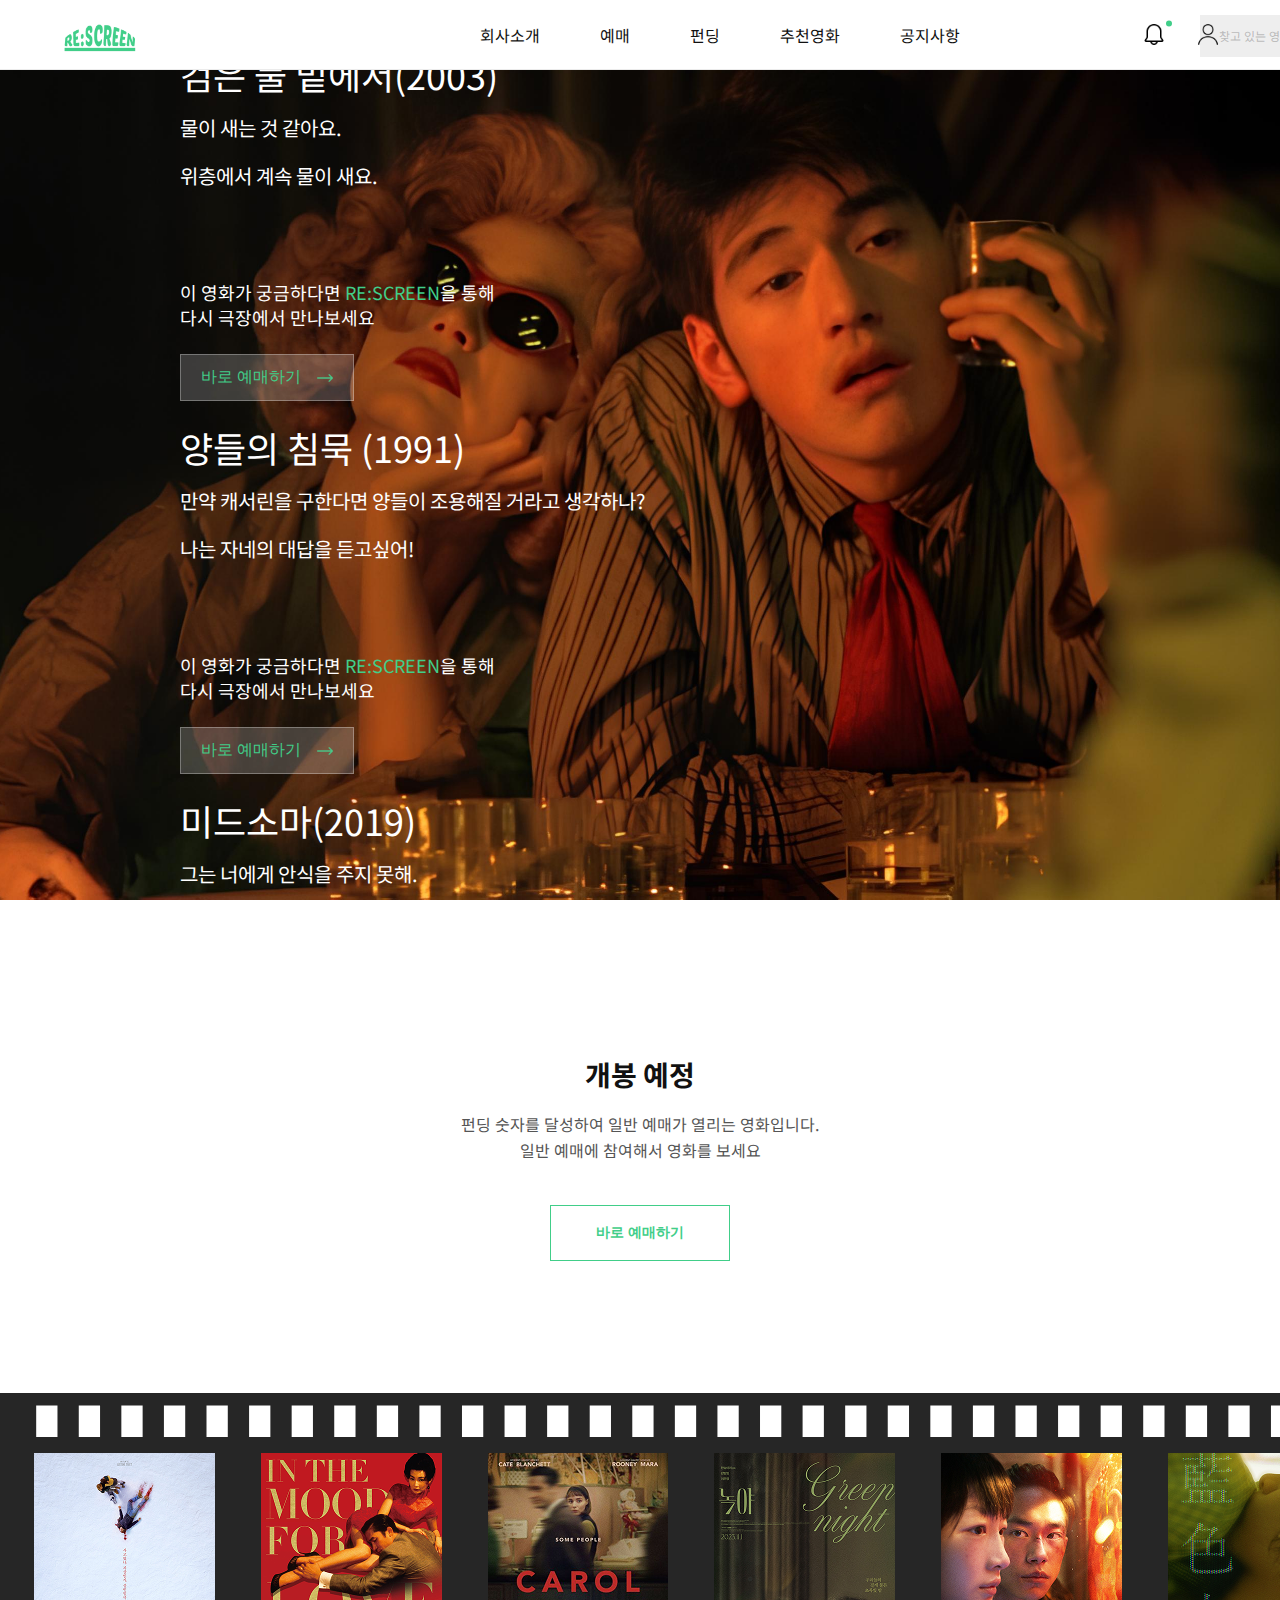
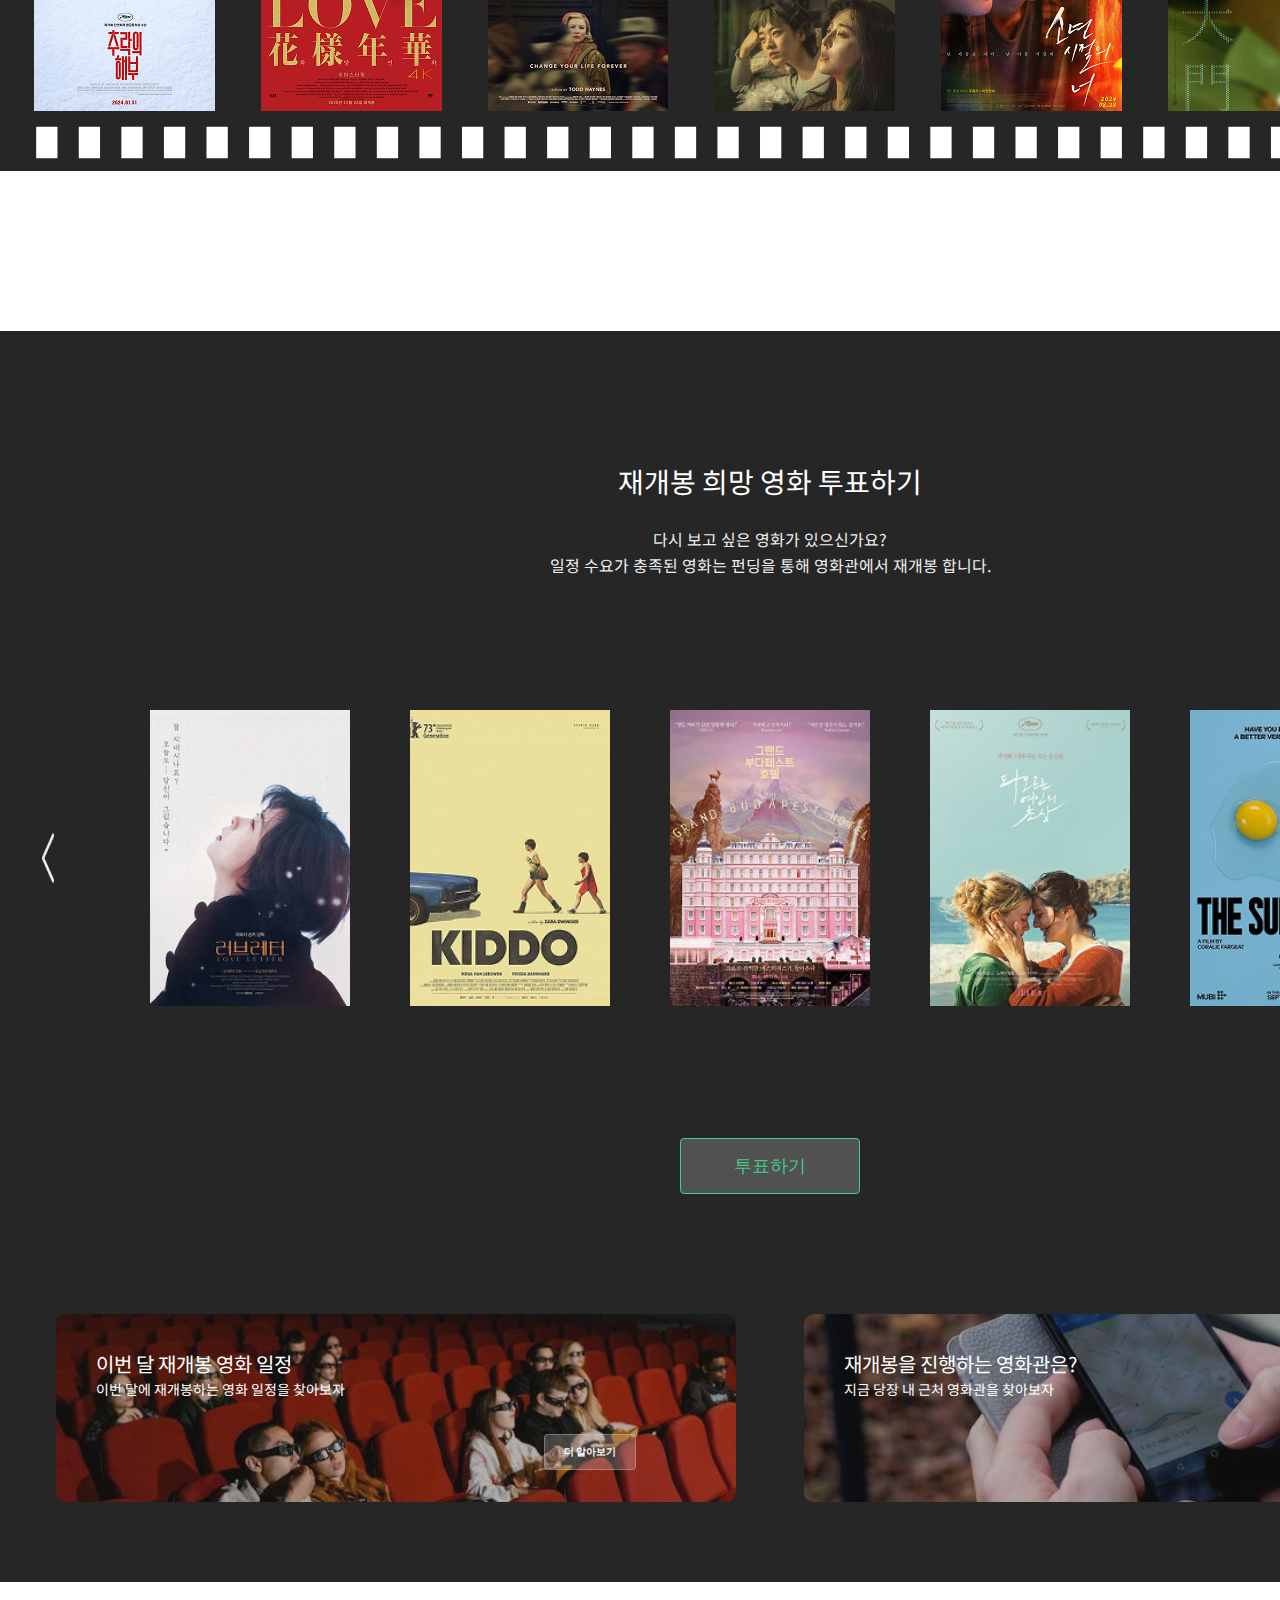
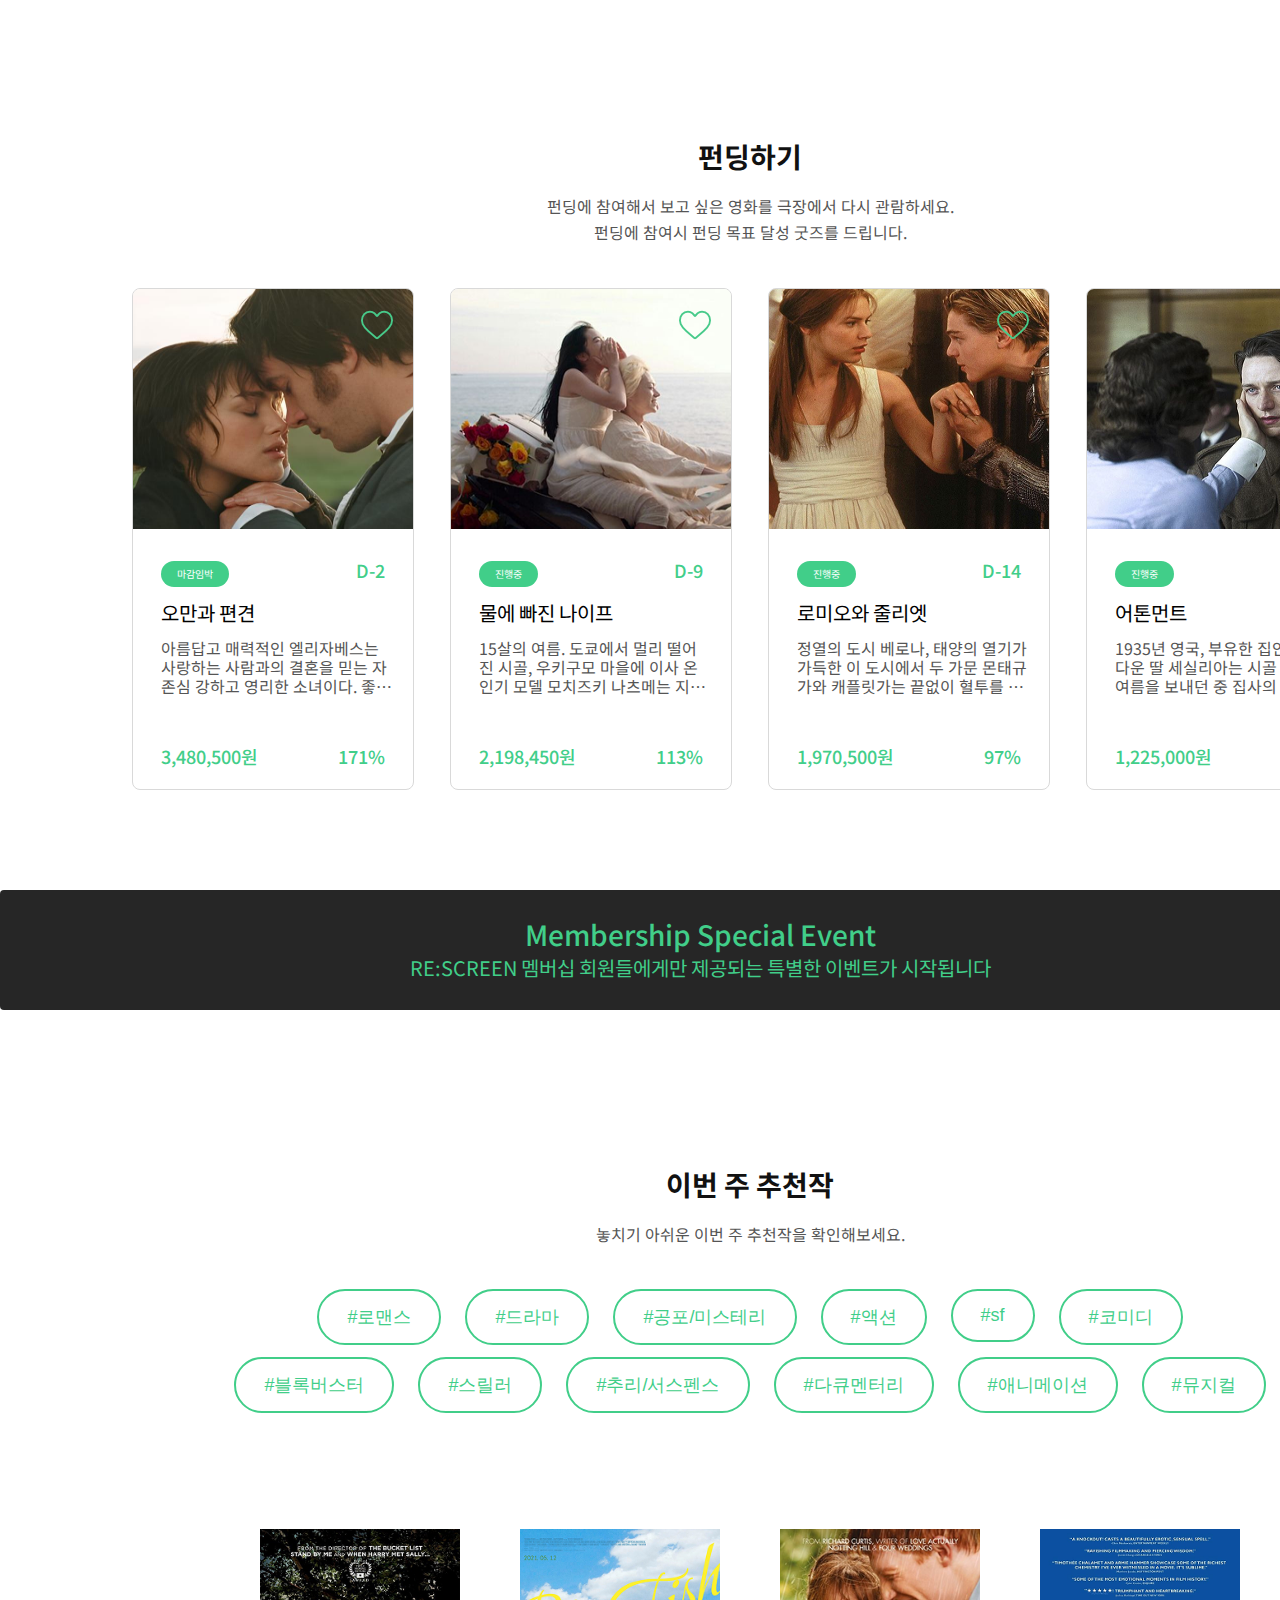
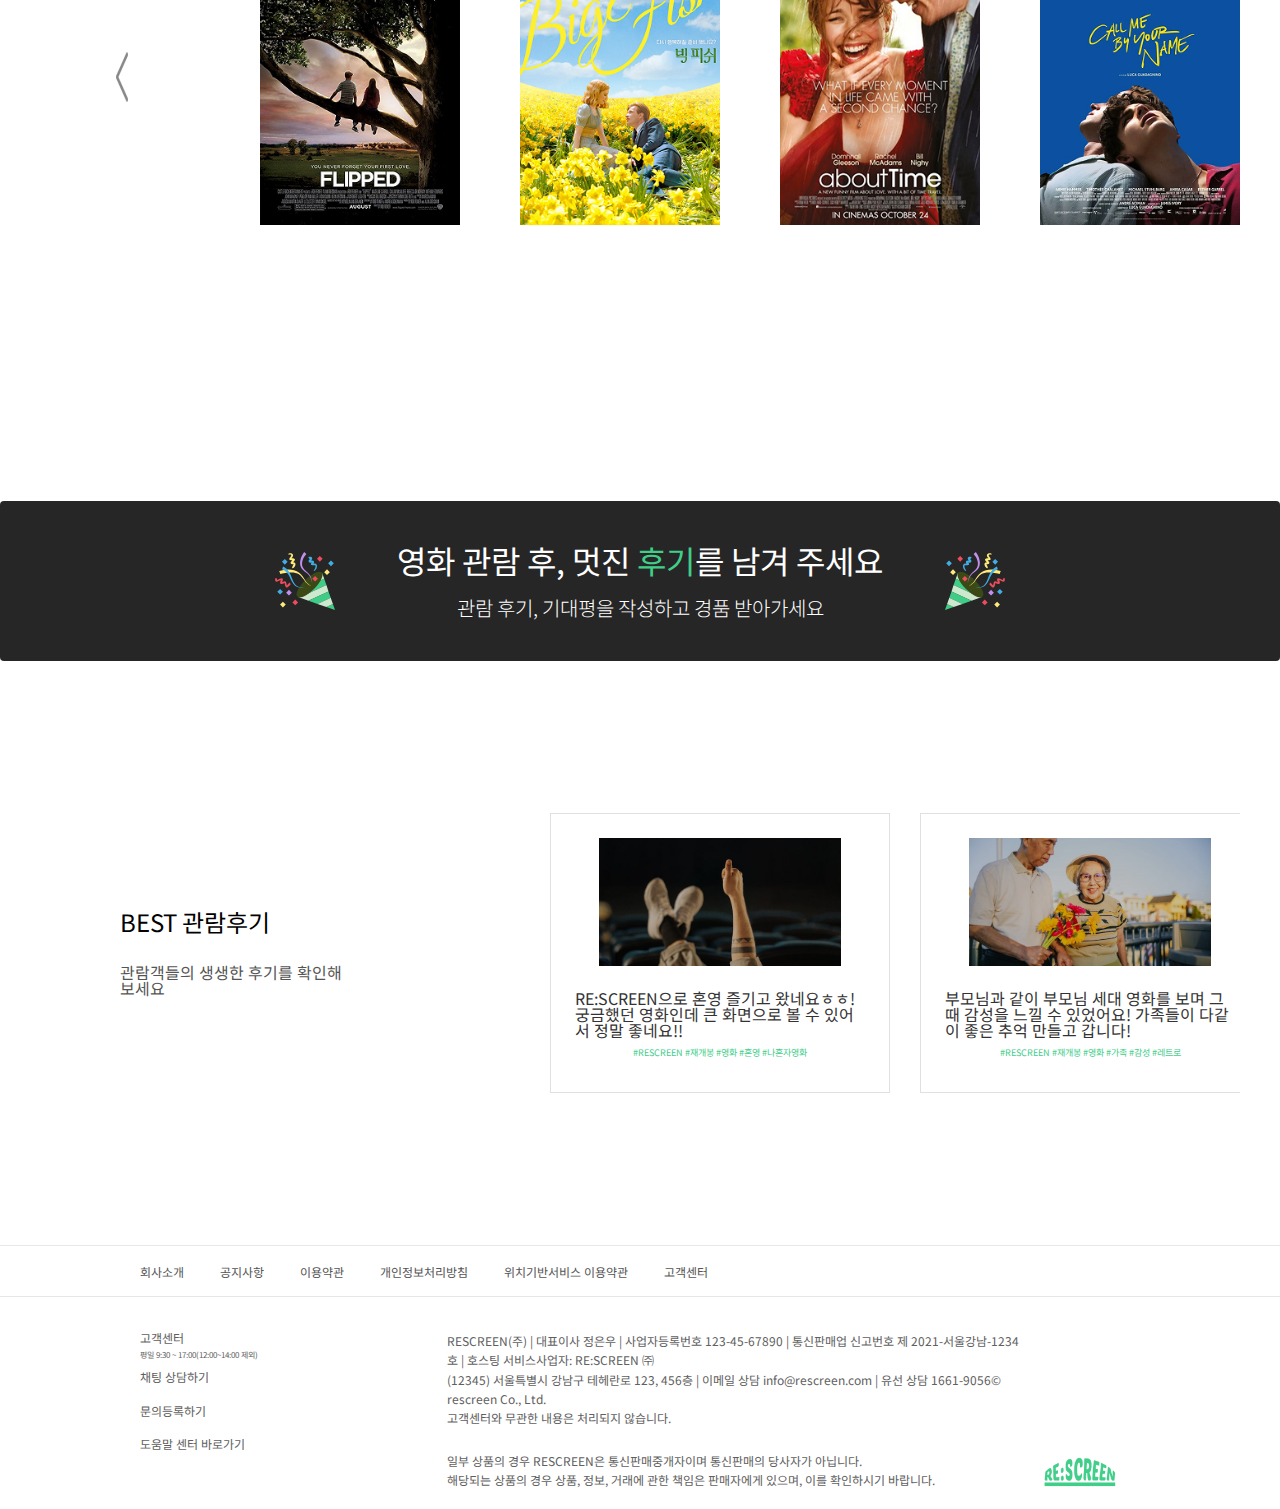
<file: index.html>
<!DOCTYPE html>
<html lang="en">
  <head>
    <meta charset="UTF-8" />
    <meta name="viewport" content="width=device-width, initial-scale=1.0" />
    <title>RE:SCREEN</title>
    <!-- 파비콘 -->
    <link
      rel="icon"
      type="image/png"
      sizes="16x16"
      href="/img/favicon-16x16.png"
    />
    <meta name="msapplication-TileColor" content="#ffffff" />
    <meta name="theme-color" content="#ffffff" />
    <link rel="stylesheet" href="./css/layout.css" />
    <script src="./js/index.js"></script>
  </head>
  <body>
    <div class="wrapper">
      <header>
        <div class="con">
          <!-- 로고 -->
          <h1>
            <a href="/"><img src="./img/header/logo.png" alt="logo" /></a>
          </h1>
          <!-- GNB -->
          <nav id="gnb">
            <ul>
              <li>
                <a href="./introduce.html">회사소개</a>
              </li>
              <li>
                <a href="#">예매</a>
                <!-- 2차 메뉴 -->
                <div class="submenu_wrap">
                  <ul class="submenu">
                    <li><a href="./sub/book/movie.html">영화</a></li>
                    <li><a href="#">예매하기</a></li>
                    <li><a href="#">상영시간표</a></li>
                  </ul>
                </div>
              </li>
              <li>
                <a href="./funding.html">펀딩</a>
              </li>
              <li>
                <a href="#">추천영화</a>
                <!-- 2차 메뉴 -->
                <div class="submenu_wrap">
                  <ul class="submenu">
                    <li><a href="#">투표하기</a></li>
                    <li><a href="#">금주 추천 영화</a></li>
                  </ul>
                </div>
              </li>
              <li>
                <a href="#">공지사항</a>
                <!-- 2차 메뉴 -->
                <div class="submenu_wrap">
                  <ul class="submenu">
                    <li><a href="#">공지사항</a></li>
                    <li><a href="#">이벤트</a></li>
                    <li><a href="#">멤버쉽</a></li>
                  </ul>
                </div>
              </li>
            </ul>
          </nav>
          <!-- search bar -->
          <div class="search_bar">
            <h5>찾고 있는 영화가 있나요?</h5>
            <div class="search_img">
              <img
                src="./img/header/icons/search-interface-symbol.png"
                alt="서치바"
              />
            </div>
          </div>
          <!-- icon -->
          <div class="icons">
            <div class="bell-wrap">
              <button type="button">
                <img
                  src="./img/header/icons/bell.png"
                  alt="bell"
                  class="bell"
                />
                <span class="notification-dot"></span>
              </button>
              <div class="bell-submenu">
                <button class="close-btn">×</button>
                <ul>
                  <li>
                    <a href="#">회원 전용 쿠폰이 발급됐습니다</a>
                    <p>
                      지금 당장 마이페이지를 방문해서<br />
                      쿠폰을 확인해보세요!
                    </p>
                  </li>
                  <li>
                    <a href="#">회원 전용 쿠폰이 발급됐습니다</a>
                    <p>
                      지금 당장 마이페이지를 방문해서<br />
                      쿠폰을 확인해보세요!
                    </p>
                  </li>
                  <li>
                    <a href="#">회원 전용 쿠폰이 발급됐습니다</a>
                    <p>
                      지금 당장 마이페이지를 방문해서<br />
                      쿠폰을 확인해보세요!
                    </p>
                  </li>
                </ul>
              </div>
            </div>
            <button type="button">
              <a href="./login.html">
                <img src="./img/header/icons/login.png" alt="login" />
              </a>
            </button>
          </div>
        </div>
      </header>
      <main>
        <section class="main-visual">
          <div class="background-image"></div>
          <div class="main-content">
            <div class="all-text01">
              <div class="main-text01">
                <h2>중경삼림 (1997)</h2>
                <p>
                  언제부터 시작된 건지 모르지만,어느 물건이든 기한이 있다.<br />
                  내 사랑의 유통기한은 끝이 난 것일까?
                </p>
              </div>
              <div class="main-text02">
                <p>
                  이 영화가 궁금하다면 <span>RE:SCREEN</span>을 통해<br />다시
                  극장에서 만나보세요
                </p>

                <a href="#">
                  <button class="cta-btn">
                    <h4>바로 예매하기</h4>
                    <div class="arrow_box">
                      <img
                        src="./img/mainvisual/right-arrow.png"
                        alt="right-arrow"
                      />
                    </div>
                  </button>
                </a>
              </div>
            </div>
            <div class="all-text02">
              <div class="main-text01">
                <h2>검은 물 밑에서(2003)</h2>
                <p>
                  물이 새는 것 같아요.<br />
                  위층에서 계속 물이 새요.
                </p>
              </div>
              <div class="main-text02">
                <p>
                  이 영화가 궁금하다면 <span>RE:SCREEN</span>을 통해<br />다시
                  극장에서 만나보세요
                </p>

                <a href="#">
                  <button class="cta-btn">
                    <h4>바로 예매하기</h4>
                    <div class="arrow_box">
                      <img
                        src="./img/mainvisual/right-arrow.png"
                        alt="right-arrow"
                      />
                    </div>
                  </button>
                </a>
              </div>
            </div>
            <div class="all-text03">
              <div class="main-text01">
                <h2>양들의 침묵 (1991)</h2>
                <p>
                  만약 캐서린을 구한다면 양들이 조용해질 거라고 생각하나?<br />
                  나는 자네의 대답을 듣고싶어!
                </p>
              </div>
              <div class="main-text02">
                <p>
                  이 영화가 궁금하다면 <span>RE:SCREEN</span>을 통해<br />다시
                  극장에서 만나보세요
                </p>

                <a href="#">
                  <button class="cta-btn">
                    <h4>바로 예매하기</h4>
                    <div class="arrow_box">
                      <img
                        src="./img/mainvisual/right-arrow.png"
                        alt="right-arrow"
                      />
                    </div>
                  </button>
                </a>
              </div>
            </div>
            <div class="all-text04">
              <div class="main-text01">
                <h2>미드소마(2019)</h2>
                <p>
                  그는 너에게 안식을 주지 못해.<br />
                  하지만 여기선 누구나 가족이야.
                </p>
              </div>
              <div class="main-text02">
                <p>
                  이 영화가 궁금하다면 <span>RE:SCREEN</span>을 통해<br />다시
                  극장에서 만나보세요
                </p>

                <a href="#">
                  <button class="cta-btn">
                    <h4>바로 예매하기</h4>
                    <div class="arrow_box">
                      <img
                        src="./img/mainvisual/right-arrow.png"
                        alt="right-arrow"
                      />
                    </div>
                  </button>
                </a>
              </div>
            </div>
            <div class="thumbnails">
              <img
                src="./img/mainvisual/thumb1.jpg"
                alt="썸네일1"
                class="thumb1"
              />
              <img
                src="./img/mainvisual/thumb2.png"
                alt="썸네일2"
                class="thumb2"
              />
              <img
                src="./img/mainvisual/thumb3.png"
                alt="썸네일3"
                class="thumb3"
              />
              <img
                src="./img/mainvisual/thumb4.png"
                alt="썸네일4"
                class="thumb4"
              />
            </div>
          </div>
        </section>
        <section class="upcoming-section">
          <div class="text-wrap">
            <h2>개봉 예정</h2>
            <p>
              펀딩 숫자를 달성하여 일반 예매가 열리는 영화입니다. <br />일반
              예매에 참여해서 영화를 보세요
            </p>
            <a href="#">
              <button class="book-btn">바로 예매하기</button>
            </a>
          </div>
          <div class="filmroll">
            <div class="filmroll_track">
              <div class="filmframe">
                <img src="./img/main/sec1/films/image 54.png" alt="" />
                <div class="overlay">
                  <div class="overlay-top">
                    <img src="./img/main/sec1/age/image 100.png" alt="15세" />
                    <h4>추락의 해부</h4>
                  </div>
                  <div class="overlay-center">
                    <h5>감독: 쥐스틴 트리에</h5>
                    <h5>
                      출연진: 산드라 휠 스완 아르다우스, 밀로 마차도 그라너
                    </h5>
                    <h5>장르: 드라마, 스릴러</h5>
                  </div>
                  <div class="overlay-bottom">
                    <p>
                      남편의 추락사로 한순간에 유력한 용의자로 지목된 유명 작가
                      '산드라' 유일한 목격자는 시각장애가 있는 아들과 안내견뿐.
                      단순한 사고였을까? 아니면 우발적 자살 혹은 의도된 살인?
                    </p>
                  </div>
                </div>
              </div>
              <div class="filmframe">
                <img src="./img/main/sec1/films/image 46.png" alt="" />
                <div class="overlay">
                  <div class="overlay-top">
                    <img src="./img/main/sec1/age/image 100.png" alt="15세" />
                    <h4>화양연화</h4>
                  </div>
                  <div class="overlay-center">
                    <h5>감독: 왕가위</h5>
                    <h5>출연진: 장만옥, 왕가위</h5>
                    <h5>장르: 드라마, 멜로/로맨스</h5>
                  </div>
                  <div class="overlay-bottom">
                    <p>
                      화양연화花樣年華 가장 아름답고 찬란했던 시절 같은 날 같은
                      아파트로 이사 온 ‘첸 부인’과 ‘차우’. 이사 첫날부터 자주
                      마주치던 두 사람은 비밀스러운 만남을 이어가고 감정이
                      깊어지지 않기 위해 노력하지만, 서로에게 점점 빠져들기
                      시작한다.
                    </p>
                  </div>
                </div>
              </div>
              <div class="filmframe">
                <img src="./img/main/sec1/films/image 80.png" alt="" />
                <div class="overlay">
                  <div class="overlay-top">
                    <img src="./img/main/sec1/age/image 31.png" alt="15세" />
                    <h4>캐롤</h4>
                  </div>
                  <div class="overlay-center">
                    <h5>감독: 토드 헤인즈</h5>
                    <h5>
                      출연진: 케이트 블란쳇, 루니 마라, 카일챈들러, 제이크
                      레이시, 사라 폴슨
                    </h5>
                    <h5>장르: 드라마</h5>
                  </div>
                  <div class="overlay-bottom">
                    <p>
                      당신의 마지막, 나의 처음.. 모든 걸 내던질 수 있는 사랑
                      1950년대 뉴욕, 테레즈와 캐롤은 처음 만난 순간부터 거부할
                      수 없는 강한 끌림을 느낀다. 각자의 상황을 잊을 만큼 통제할
                      수 없이 서로에게 빠져드는 감정의 혼란 속에서
                    </p>
                  </div>
                </div>
              </div>
              <div class="filmframe">
                <img src="./img/main/sec1/films/image 56.png" alt="" />
                <div class="overlay">
                  <div class="overlay-top">
                    <img src="./img/main/sec1/age/image 100.png" alt="15세" />
                    <h4>녹야</h4>
                  </div>
                  <div class="overlay-center">
                    <h5>감독: 한슈아이</h5>
                    <h5>출연진: 판빙빙, 이주영</h5>
                    <h5>장르: 드라마</h5>
                  </div>
                  <div class="overlay-bottom">
                    <p>
                      이방인 ‘진샤는 낯선 타지에서 쳇바퀴 같은 삶을 살아가던 중,
                      그녀 앞에 자신과 달리 자유로워 보이는 ‘초록머리 여자’가
                      나타난다. 운명처럼 이끌리게 된 ‘진샤’와 ‘초록머리 여자’는
                      이내 돌이킬 수 없는 사건에 휘말리게 되고, 두 사람은
                      예측하기 어려운 긴 밤을 마주하는데…
                    </p>
                  </div>
                </div>
              </div>
              <div class="filmframe">
                <img src="./img/main/sec1/films/image 64.png" alt="" />
                <div class="overlay">
                  <div class="overlay-top">
                    <img src="./img/main/sec1/age/image 100.png" alt="15세" />
                    <h4>소년시절의 너</h4>
                  </div>
                  <div class="overlay-center">
                    <h5>감독: 증국상</h5>
                    <h5>출연진: 주동우, 이양천새</h5>
                    <h5>장르: 범죄, 드라마, 멜로/로맨스, 가족</h5>
                  </div>
                  <div class="overlay-bottom">
                    <p>
                      기댈 곳 없이 세상에 내몰린 우등생 소녀 ‘첸니엔’과 양아치
                      소년 ‘베이’는 비슷한 상처와 외로움에 끌려 서로에게
                      의지한다. 수능을 하루 앞둔 날, ‘첸니엔’의 삶을 뒤바꿔버릴
                      거대한 사건에 휘말리게 된다. ‘베이’는 그녀의 그림자가 되어
                      모든 것을 해결하기로 마음 먹는데…
                    </p>
                  </div>
                </div>
              </div>
              <div class="filmframe">
                <img src="./img/main/sec1/films/image 55.png" alt="" />
                <div class="overlay">
                  <div class="overlay-top">
                    <img src="./img/main/sec1/age/image 43.png" alt="15세" />
                    <h4>남색대문</h4>
                  </div>
                  <div class="overlay-center">
                    <h5>감독: 이치엔</h5>
                    <h5>출연진: 계륜미, 진백림, 양우림</h5>
                    <h5>장르: 드라마, 스릴러</h5>
                  </div>
                  <div class="overlay-bottom">
                    <p>
                      단짝 친구 ‘위에전’에게 사랑을 느끼는 ‘커로우’ 같은 학교
                      남학생 ‘시하오’를 짝사랑하는 ‘위에전’ 그리고 ‘커로우’의
                      비밀을 알지만 사랑을 멈출 수 없는 ‘시하오’ “이 여름이
                      지나고 나면, 내 마음이 선명해질까?”
                    </p>
                  </div>
                </div>
              </div>
              <div class="filmframe">
                <img src="./img/main/sec1/films/image 59.png" alt="" />
                <div class="overlay">
                  <div class="overlay-top">
                    <img src="./img/main/sec1/age/image 43.png" alt="15세" />
                    <h4>청춘적니</h4>
                  </div>
                  <div class="overlay-center">
                    <h5>샤 모</h5>
                    <h5>출연진: 굴초소, 장정의</h5>
                    <h5>장르: 멜로/로맨스, 드라마</h5>
                  </div>
                  <div class="overlay-bottom">
                    <p>
                      17살, 빈 교실에서 우연히 마주친 '링이야오'에게 첫눈에 반한
                      '뤼친양'. 그의 순수한 고백에 '링이야오' 역시 호감을 느끼며
                      두 사람은 사랑을 쌓아 나가기 시작한다. 하지만 사랑이
                      전부일거라고 생각했던 10대와 달리 20대에 들어선 두 사람은
                      점차 현실적인 문제들로 지쳐가고, 마침내 두 사람이 사랑한
                      지 10년이 되는 날, '뤼친양'은 '링이야오'를 위해 운명적인
                      선택의 기로에 서게 되는데... "내 청춘 속 누구보다 빛났던
                      너, 세상 끝에서 다시 함께하게 될 거야"
                    </p>
                  </div>
                </div>
              </div>
              <div class="filmframe">
                <img src="./img/main/sec1/films/image 63.png" alt="" />
                <div class="overlay">
                  <div class="overlay-top">
                    <img src="./img/main/sec1/age/image 100.png" alt="15세" />
                    <h4>나를 찾아줘</h4>
                  </div>
                  <div class="overlay-center">
                    <h5>감독: 데이빗 핀처</h5>
                    <h5>출연진: 벤 애플렉, 로자먼드 파이크</h5>
                    <h5>장르: 드라마, 스릴러</h5>
                  </div>
                  <div class="overlay-bottom">
                    <p>
                      모두가 부러워하는 삶을 살아가는 완벽한 커플 닉&에이미.
                      결혼 5주년 기념일 아침, 에이미가 흔적도 없이 실종된다.
                      유명인사인 아내가 사라지자, 세상은 그녀의 실종사건으로
                      떠들썩해진다. 한편 경찰은, 에이미가 결혼기념일 선물로
                      숨겨뒀던 편지와 함께 곳곳에서 드러나는 단서들로 남편 닉을
                      유력한 용의자로 지목한다. 미디어들이 살인 용의자 닉의
                      일거수일투족을 보도하기 시작하고, 시간이 갈수록 세상의
                      관심이 그에게 더욱 집중된다. 과연 닉은 아내를 죽였을까?
                      진실은 무엇일까?
                    </p>
                  </div>
                </div>
              </div>
              <div class="filmframe">
                <img src="./img/main/sec1/films/image 61.png" alt="" />
                <div class="overlay">
                  <div class="overlay-top">
                    <img src="./img/main/sec1/age/image 43.png" alt="15세" />
                    <h4>장화, 홍련</h4>
                  </div>
                  <div class="overlay-center">
                    <h5>감독: 김지운</h5>
                    <h5>출연진: 임수정, 염정아, 문근영, 김갑수</h5>
                    <h5>장르: 공포, 스릴러</h5>
                  </div>
                  <div class="overlay-bottom">
                    <p>
                      인적이 드문 시골, 이름 모를 들꽃들이 소담하게 피어 있는
                      신작로 끝에 일본식 목재 가옥이 홀로 서 있다. 낮이면 피아노
                      소리가 들려 올 듯 아름다운 그 집은 그러나,어둠이 내리면
                      귀기 서린 음산함을 뿜기 시작한다. 예사롭지 않은 기운이
                      서려 있는 이 집에서 어른도 아이도 아닌 아름다운 두자매.
                      수미.수연이, 아름답지만 신경이 예민한 새엄마와 함께 살게
                      된 그날. 그 가족의 괴담이 시작된다. 수연.수미 자매가
                      서울에서 오랜 요양을 마치고 돌아 오던 날. 새엄마 은주는
                      눈에 띄게 아이들을 반기지만, 자매는 그녀를 꺼리는 기색이
                      역력하다. 함께 살게 된 첫날부터 집안에는 이상한 기운이
                      감돌고 가족들은 환영을 보거나 악몽에 시달린다. 수미는 죽은
                      엄마를 대신해 아버지 무현과 동생 수연을 손수 챙기려 들고,
                      생모를 똑 닮은 수연은 늘 겁에 질려 있다. 신경이 예민한
                      은주는 그런 두 자매와 번번히 다투게 되고, 아버지 무현은
                      그들의 불화를 그저 관망만 한다. 은주는 정서불안 증세를
                      보이며 집안을 공포 분위기로 몰아가고, 동생을 지키기 위해
                      안간힘을 쓰는 수미가 이에 맞서는 가운데, 집안 곳곳에서
                      괴이한 일들이 잇달아 벌어지기 시작하는 데.
                    </p>
                  </div>
                </div>
              </div>

              <!-- 루프를 위해 한 번 더 복제 -->
              <div class="filmframe">
                <img src="./img/main/sec1/films/image 54.png" alt="" />
                <div class="overlay">
                  <div class="overlay-top">
                    <img src="./img/main/sec1/age/image 100.png" alt="15세" />
                    <h4>추락의 해부</h4>
                  </div>
                  <div class="overlay-center">
                    <h5>감독: 쥐스틴 트리에</h5>
                    <h5>
                      출연진: 산드라 휠 스완 아르다우스, 밀로 마차도 그라너
                    </h5>
                    <h5>장르: 드라마, 스릴러</h5>
                  </div>
                  <div class="overlay-bottom">
                    <p>
                      남편의 추락사로 한순간에 유력한 용의자로 지목된 유명 작가
                      '산드라' 유일한 목격자는 시각장애가 있는 아들과 안내견뿐.
                      단순한 사고였을까? 아니면 우발적 자살 혹은 의도된 살인?
                    </p>
                  </div>
                </div>
              </div>
              <div class="filmframe">
                <img src="./img/main/sec1/films/image 46.png" alt="" />
                <div class="overlay">
                  <div class="overlay-top">
                    <img src="./img/main/sec1/age/image 100.png" alt="15세" />
                    <h4>화양연화</h4>
                  </div>
                  <div class="overlay-center">
                    <h5>감독: 왕가위</h5>
                    <h5>출연진: 장만옥, 왕가위</h5>
                    <h5>장르: 드라마, 멜로/로맨스</h5>
                  </div>
                  <div class="overlay-bottom">
                    <p>
                      화양연화花樣年華 가장 아름답고 찬란했던 시절 같은 날 같은
                      아파트로 이사 온 ‘첸 부인’과 ‘차우’. 이사 첫날부터 자주
                      마주치던 두 사람은 비밀스러운 만남을 이어가고 감정이
                      깊어지지 않기 위해 노력하지만, 서로에게 점점 빠져들기
                      시작한다.
                    </p>
                  </div>
                </div>
              </div>
              <div class="filmframe">
                <img src="./img/main/sec1/films/image 80.png" alt="" />
                <div class="overlay">
                  <div class="overlay-top">
                    <img src="./img/main/sec1/age/image 31.png" alt="15세" />
                    <h4>캐롤</h4>
                  </div>
                  <div class="overlay-center">
                    <h5>감독: 토드 헤인즈</h5>
                    <h5>
                      출연진: 케이트 블란쳇, 루니 마라, 카일챈들러, 제이크
                      레이시, 사라 폴슨
                    </h5>
                    <h5>장르: 드라마</h5>
                  </div>
                  <div class="overlay-bottom">
                    <p>
                      당신의 마지막, 나의 처음.. 모든 걸 내던질 수 있는 사랑
                      1950년대 뉴욕, 테레즈와 캐롤은 처음 만난 순간부터 거부할
                      수 없는 강한 끌림을 느낀다. 각자의 상황을 잊을 만큼 통제할
                      수 없이 서로에게 빠져드는 감정의 혼란 속에서
                    </p>
                  </div>
                </div>
              </div>
              <div class="filmframe">
                <img src="./img/main/sec1/films/image 56.png" alt="" />
                <div class="overlay">
                  <div class="overlay-top">
                    <img src="./img/main/sec1/age/image 100.png" alt="15세" />
                    <h4>녹야</h4>
                  </div>
                  <div class="overlay-center">
                    <h5>감독: 한슈아이</h5>
                    <h5>출연진: 판빙빙, 이주영</h5>
                    <h5>장르: 드라마</h5>
                  </div>
                  <div class="overlay-bottom">
                    <p>
                      이방인 ‘진샤는 낯선 타지에서 쳇바퀴 같은 삶을 살아가던 중,
                      그녀 앞에 자신과 달리 자유로워 보이는 ‘초록머리 여자’가
                      나타난다. 운명처럼 이끌리게 된 ‘진샤’와 ‘초록머리 여자’는
                      이내 돌이킬 수 없는 사건에 휘말리게 되고, 두 사람은
                      예측하기 어려운 긴 밤을 마주하는데…
                    </p>
                  </div>
                </div>
              </div>
              <div class="filmframe">
                <img src="./img/main/sec1/films/image 64.png" alt="" />
                <div class="overlay">
                  <div class="overlay-top">
                    <img src="./img/main/sec1/age/image 100.png" alt="15세" />
                    <h4>소년시절의 너</h4>
                  </div>
                  <div class="overlay-center">
                    <h5>감독: 증국상</h5>
                    <h5>출연진: 주동우, 이양천새</h5>
                    <h5>장르: 범죄, 드라마, 멜로/로맨스, 가족</h5>
                  </div>
                  <div class="overlay-bottom">
                    <p>
                      기댈 곳 없이 세상에 내몰린 우등생 소녀 ‘첸니엔’과 양아치
                      소년 ‘베이’는 비슷한 상처와 외로움에 끌려 서로에게
                      의지한다. 수능을 하루 앞둔 날, ‘첸니엔’의 삶을 뒤바꿔버릴
                      거대한 사건에 휘말리게 된다. ‘베이’는 그녀의 그림자가 되어
                      모든 것을 해결하기로 마음 먹는데…
                    </p>
                  </div>
                </div>
              </div>
              <div class="filmframe">
                <img src="./img/main/sec1/films/image 55.png" alt="" />
                <div class="overlay">
                  <div class="overlay-top">
                    <img src="./img/main/sec1/age/image 43.png" alt="15세" />
                    <h4>남색대문</h4>
                  </div>
                  <div class="overlay-center">
                    <h5>감독: 이치엔</h5>
                    <h5>출연진: 계륜미, 진백림, 양우림</h5>
                    <h5>장르: 드라마, 스릴러</h5>
                  </div>
                  <div class="overlay-bottom">
                    <p>
                      단짝 친구 ‘위에전’에게 사랑을 느끼는 ‘커로우’ 같은 학교
                      남학생 ‘시하오’를 짝사랑하는 ‘위에전’ 그리고 ‘커로우’의
                      비밀을 알지만 사랑을 멈출 수 없는 ‘시하오’ “이 여름이
                      지나고 나면, 내 마음이 선명해질까?”
                    </p>
                  </div>
                </div>
              </div>
              <div class="filmframe">
                <img src="./img/main/sec1/films/image 59.png" alt="" />
                <div class="overlay">
                  <div class="overlay-top">
                    <img src="./img/main/sec1/age/image 43.png" alt="15세" />
                    <h4>청춘적니</h4>
                  </div>
                  <div class="overlay-center">
                    <h5>샤 모</h5>
                    <h5>출연진: 굴초소, 장정의</h5>
                    <h5>장르: 멜로/로맨스, 드라마</h5>
                  </div>
                  <div class="overlay-bottom">
                    <p>
                      17살, 빈 교실에서 우연히 마주친 '링이야오'에게 첫눈에 반한
                      '뤼친양'. 그의 순수한 고백에 '링이야오' 역시 호감을 느끼며
                      두 사람은 사랑을 쌓아 나가기 시작한다. 하지만 사랑이
                      전부일거라고 생각했던 10대와 달리 20대에 들어선 두 사람은
                      점차 현실적인 문제들로 지쳐가고, 마침내 두 사람이 사랑한
                      지 10년이 되는 날, '뤼친양'은 '링이야오'를 위해 운명적인
                      선택의 기로에 서게 되는데... "내 청춘 속 누구보다 빛났던
                      너, 세상 끝에서 다시 함께하게 될 거야"
                    </p>
                  </div>
                </div>
              </div>
              <div class="filmframe">
                <img src="./img/main/sec1/films/image 63.png" alt="" />
                <div class="overlay">
                  <div class="overlay-top">
                    <img src="./img/main/sec1/age/image 100.png" alt="15세" />
                    <h4>나를 찾아줘</h4>
                  </div>
                  <div class="overlay-center">
                    <h5>감독: 데이빗 핀처</h5>
                    <h5>출연진: 벤 애플렉, 로자먼드 파이크</h5>
                    <h5>장르: 드라마, 스릴러</h5>
                  </div>
                  <div class="overlay-bottom">
                    <p>
                      모두가 부러워하는 삶을 살아가는 완벽한 커플 닉&에이미.
                      결혼 5주년 기념일 아침, 에이미가 흔적도 없이 실종된다.
                      유명인사인 아내가 사라지자, 세상은 그녀의 실종사건으로
                      떠들썩해진다. 한편 경찰은, 에이미가 결혼기념일 선물로
                      숨겨뒀던 편지와 함께 곳곳에서 드러나는 단서들로 남편 닉을
                      유력한 용의자로 지목한다. 미디어들이 살인 용의자 닉의
                      일거수일투족을 보도하기 시작하고, 시간이 갈수록 세상의
                      관심이 그에게 더욱 집중된다. 과연 닉은 아내를 죽였을까?
                      진실은 무엇일까?
                    </p>
                  </div>
                </div>
              </div>
              <div class="filmframe">
                <img src="./img/main/sec1/films/image 61.png" alt="" />
                <div class="overlay">
                  <div class="overlay-top">
                    <img src="./img/main/sec1/age/image 43.png" alt="15세" />
                    <h4>장화, 홍련</h4>
                  </div>
                  <div class="overlay-center">
                    <h5>감독: 김지운</h5>
                    <h5>출연진: 임수정, 염정아, 문근영, 김갑수</h5>
                    <h5>장르: 공포, 스릴러</h5>
                  </div>
                  <div class="overlay-bottom">
                    <p>
                      인적이 드문 시골, 이름 모를 들꽃들이 소담하게 피어 있는
                      신작로 끝에 일본식 목재 가옥이 홀로 서 있다. 낮이면 피아노
                      소리가 들려 올 듯 아름다운 그 집은 그러나,어둠이 내리면
                      귀기 서린 음산함을 뿜기 시작한다. 예사롭지 않은 기운이
                      서려 있는 이 집에서 어른도 아이도 아닌 아름다운 두자매.
                      수미.수연이, 아름답지만 신경이 예민한 새엄마와 함께 살게
                      된 그날. 그 가족의 괴담이 시작된다. 수연.수미 자매가
                      서울에서 오랜 요양을 마치고 돌아 오던 날. 새엄마 은주는
                      눈에 띄게 아이들을 반기지만, 자매는 그녀를 꺼리는 기색이
                      역력하다. 함께 살게 된 첫날부터 집안에는 이상한 기운이
                      감돌고 가족들은 환영을 보거나 악몽에 시달린다. 수미는 죽은
                      엄마를 대신해 아버지 무현과 동생 수연을 손수 챙기려 들고,
                      생모를 똑 닮은 수연은 늘 겁에 질려 있다. 신경이 예민한
                      은주는 그런 두 자매와 번번히 다투게 되고, 아버지 무현은
                      그들의 불화를 그저 관망만 한다. 은주는 정서불안 증세를
                      보이며 집안을 공포 분위기로 몰아가고, 동생을 지키기 위해
                      안간힘을 쓰는 수미가 이에 맞서는 가운데, 집안 곳곳에서
                      괴이한 일들이 잇달아 벌어지기 시작하는 데.
                    </p>
                  </div>
                </div>
              </div>
            </div>
          </div>
        </section>
        <section class="vote-section">
          <div class="con">
            <div class="vote-header">
              <h2>재개봉 희망 영화 투표하기</h2>
              <p>
                다시 보고 싶은 영화가 있으신가요?<br />
                일정 수요가 충족된 영화는 펀딩을 통해 영화관에서 재개봉 합니다.
              </p>
            </div>

            <div class="vote-slider">
              <button class="arrow-left swiper-button-prev">
                <img src="./img/main/left-chevron.png" alt="left-chevron" />
              </button>
              <div class="slider-track">
                <div class="poster swiper-slide">
                  <img src="./img/main/sec2/image 62.png" alt="movie1" />
                </div>
                <div class="poster swiper-slide">
                  <img src="./img/main/sec2/image 11.png" alt="movie2" />
                </div>
                <div class="poster swiper-slide">
                  <img src="./img/main/sec2/image 79.png" alt="movie3" />
                </div>
                <div class="poster swiper-slide">
                  <img src="./img/main/sec2/image 72.png" alt="movie4" />
                </div>
                <div class="poster swiper-slide">
                  <img src="./img/main/sec2/image 82.png" alt="movie5" />
                </div>
              </div>
              <button class="arrow-right swiper-button-next">
                <img src="./img/main/right-chevron.png" alt="right-chevron" />
              </button>
            </div>

            <div class="vote-button-wrap">
              <button class="vote-btn">투표하기</button>
            </div>

            <div class="vote-cards">
              <div class="vote-card01">
                <div class="card-text">
                  <h4>이번 달 재개봉 영화 일정</h4>
                  <p>이번 달에 재개봉하는 영화 일정을 찾아보자</p>
                </div>
                <div class="search">
                  <button class="search-btn">더 알아보기</button>
                </div>
              </div>
              <div class="vote-card02">
                <div class="card-text">
                  <h4>재개봉을 진행하는 영화관은?</h4>
                  <p>지금 당장 내 근처 영화관을 찾아보자</p>
                </div>
                <div class="search">
                  <button class="search-btn">더 알아보기</button>
                </div>
              </div>
            </div>
          </div>
        </section>
        <section class="funding-section">
          <div class="con">
            <div class="text-wrap">
              <h2>펀딩하기</h2>
              <p>
                펀딩에 참여해서 보고 싶은 영화를 극장에서 다시 관람하세요.<br />
                펀딩에 참여시 펀딩 목표 달성 굿즈를 드립니다.
              </p>
            </div>
            <div class="fund-slider">
              <button class="arrow-left2">
                <img src="./img/main/left-chevron.png" alt="left-chevron" />
              </button>
              <div class="funding-card-wrap">
                <div class="fundcard">
                  <div class="fund-img">
                    <div class="heart-icon">
                      <img src="./img/main/heart.png" alt="heart" />
                    </div>
                    <img
                      src="./img/main/sec3/fund01.jpg"
                      alt="fund01"
                      class="scene-img"
                    />
                  </div>
                  <div class="fund-text">
                    <h6 class="red_btn">마감임박</h6>
                    <h5 class="d-day">D-2</h5>
                    <h4>오만과 편견</h4>
                    <p>
                      아름답고 매력적인 엘리자베스는 사랑하는 사람과의 결혼을
                      믿는 자존심 강하고 영리한 소녀이다. 좋은 신랑감에게 다섯
                      딸들을 시집 보내는 것을 남은 인생의 목표로 생각하는
                      극성스러운 어머니와 자식들을 극진히 사랑하는 너그러운
                      아버지와 함께 화기애애한 '베넷가(家)'의 다섯 자매 중
                      둘째이다. 조용한 시골에 부유하고 명망있는 가문의 신사
                      빙리와 그의 친구 다아시가 여름 동안 대저택에 머물게 되고,
                      대저택에서 열리는 댄스 파티에서 처음 만난 '엘리자베스'와
                      '다아시'는 서로에게 눈을 떼지 못한다. 하지만 자존심 강한
                      '엘리자베스'와 무뚝뚝한 '다아시'는 만날 때 마다 서로에게
                      속마음을 드러내지 않고 사랑의 줄다리기를 하는데,
                      '다아시'는 아름답고 지적인 그녀의 매력에 점점 빠져들고
                      폭우가 쏟아지는 날, 비바람이 몰아치는 언덕에서 가슴 속
                      깊은 곳에 담아둔 뜨거운 사랑을 그녀에게 고백한다. 결혼의
                      조건은 오직 진정한 사랑이라고 믿는 '엘리자베스'는,
                      '다아시'가 자신의 친구 '빙리'와 그녀의 언니 '제인'의
                      결혼을 '제인'이 명망있는 가문 출신이 아니라는 이유로
                      반대한 것을 알게 되자, 그를 오만하고 편견에 가득 찬 속물로
                      여기며 외면하는데... 서로에 대한 오해와 편견에 빠져 눈이
                      멀어있는 '엘리자베스'와 '다아시'는 과연 서로의 진심을 알고
                      사랑을 이룰 수 있을까...
                    </p>
                    <h5 class="money">3,480,500원</h5>
                    <h5 class="percent">171%</h5>
                  </div>
                </div>
                <div class="fundcard">
                  <div class="fund-img">
                    <div class="heart-icon">
                      <img src="./img/main/heart.png" alt="heart" />
                    </div>
                    <img
                      src="./img/main/sec3/image 93.png"
                      alt="fund01"
                      class="scene-img"
                    />
                  </div>
                  <div class="fund-text">
                    <h6>진행중</h6>
                    <h5 class="d-day">D-9</h5>
                    <h4>물에 빠진 나이프</h4>
                    <p>
                      15살의 여름. 도쿄에서 멀리 떨어진 시골, 우키구모 마을에
                      이사 온 인기 모델 모치즈키 나츠메는 지루하고 심심한 이
                      마을에서, 오만할 만큼 격렬하게, 자유로운 코우를 보며
                      반발하면서도 어쩔 수 없는 끌림을 느낀다. 그들을 둘러싼
                      슬프고 강렬한 사랑이야기. 청춘들의 방황, 질투와 사랑…그
                      운명의 시간들
                    </p>
                    <h5 class="money">2,198,450원</h5>
                    <h5 class="percent">113%</h5>
                  </div>
                </div>
                <div class="fundcard">
                  <div class="fund-img">
                    <div class="heart-icon">
                      <img src="./img/main/heart.png" alt="heart" />
                    </div>
                    <img
                      src="./img/main/sec3/image 94.png"
                      alt="fund01"
                      class="scene-img"
                    />
                  </div>
                  <div class="fund-text">
                    <h6>진행중</h6>
                    <h5 class="d-day">D-14</h5>
                    <h4>로미오와 줄리엣</h4>
                    <p>
                      정열의 도시 베로나, 태양의 열기가 가득한 이 도시에서 두
                      가문 몬태규가와 캐플릿가는 끝없이 혈투를 벌인다. 어느 날
                      캐플릿가의 파티에 몰래 참석한 몬태규가의 로미오는,
                      아름다운 줄리엣을 만나 첫눈에 사랑에 빠진다. 로미오와
                      줄리엣은 부모 몰래 결혼식을 올리고, 이 결혼이 두 가문의
                      화해를 가져다 줄 거라 믿은 신부는 그들을 축복한다. 그러나
                      싸움에 휘말려 줄리엣의 사촌 티볼트를 죽이게 된 로미오가
                      베로나에서 추방당하게 되고, 줄리엣은 그녀를 좋은 가문에
                      강제로 결혼시키려는 부모를 피해 수면제를 먹고 죽은 것처럼
                      가장하는데..
                    </p>
                    <h5 class="money">1,970,500원</h5>
                    <h5 class="percent">97%</h5>
                  </div>
                </div>
                <div class="fundcard">
                  <div class="fund-img">
                    <div class="heart-icon">
                      <img src="./img/main/heart.png" alt="heart" />
                    </div>
                    <img
                      src="./img/main/sec3/image 95.png"
                      alt="fund01"
                      class="scene-img"
                    />
                  </div>
                  <div class="fund-text">
                    <h6>진행중</h6>
                    <h5 class="d-day">D-17</h5>
                    <h4>어톤먼트</h4>
                    <p>
                      1935년 영국, 부유한 집안의 아름다운 딸 세실리아는 시골
                      저택에서 여름을 보내던 중 집사의 아들이자 명문대 의대생
                      로비와 마주친다. 어릴 때부터 서로에게 애틋한 마음이
                      있었지만 쉽게 마음을 고백하지 못하던 이들은 그날 밤 서로의
                      사랑을 확인한다. 하지만 이들을 지켜본 세실리아의 동생
                      브라이오니의 오해로 로비는 억울한 누명을 쓰고 전쟁터로
                      끌려가게 된다. 이후 세실리아는 로비가 전쟁터에서
                      돌아오기만을 기다리며 간호사로 일하게 되고, 로비 또한
                      세실리아를 다시 만난다는 단 하나의 일념으로 전쟁터에서
                      살아남는데…
                    </p>
                    <h5 class="money">1,225,000원</h5>
                    <h5 class="percent">91%</h5>
                  </div>
                </div>
              </div>
              <button class="arrow-right2">
                <img src="./img/main/right-chevron.png" alt="right-chevron" />
              </button>
            </div>
          </div>
        </section>
        <section class="membership">
          <div class="membership-box">
            <h3>Membership Special Event</h3>
            <p>
              RE:SCREEN 멤버십 회원들에게만 제공되는 특별한 이벤트가 시작됩니다
            </p>
          </div>
        </section>
        <section class="recommend-section">
          <div class="con">
            <div class="text-wrap">
              <h2>이번 주 추천작</h2>
              <p>놓치기 아쉬운 이번 주 추천작을 확인해보세요.</p>
            </div>
            <div class="recommend-button-wrap">
              <div class="first_line">
                <div class="recommend-button">
                  <button class="recommend-btn">#로맨스</button>
                </div>
                <div class="recommend-button">
                  <button class="recommend-btn">#드라마</button>
                </div>
                <div class="recommend-button">
                  <button class="recommend-btn">#공포/미스테리</button>
                </div>
                <div class="recommend-button">
                  <button class="recommend-btn">#액션</button>
                </div>
                <div class="recommend-button">
                  <button class="recommend-btn">#sf</button>
                </div>
                <div class="recommend-button">
                  <button class="recommend-btn">#코미디</button>
                </div>
              </div>
              <div class="second_line">
                <div class="recommend-button">
                  <button class="recommend-btn">#블록버스터</button>
                </div>
                <div class="recommend-button">
                  <button class="recommend-btn">#스릴러</button>
                </div>
                <div class="recommend-button">
                  <button class="recommend-btn">#추리/서스펜스</button>
                </div>
                <div class="recommend-button">
                  <button class="recommend-btn">#다큐멘터리</button>
                </div>
                <div class="recommend-button">
                  <button class="recommend-btn">#애니메이션</button>
                </div>
                <div class="recommend-button">
                  <button class="recommend-btn">#뮤지컬</button>
                </div>
              </div>
            </div>
            <div class="recommend-img">
              <button class="arrow-left2">
                <img src="./img/main/left-chevron.png" alt="left-chevron" />
              </button>
              <div class="slider-track">
                <div class="poster">
                  <img
                    src="./img/main/sec4/image 85.png"
                    alt="movie1"
                    class="recommend-poster"
                  />
                </div>
                <div class="poster">
                  <img
                    src="./img/main/sec4/image 91.png"
                    alt="movie2"
                    class="recommend-poster"
                  />
                </div>
                <div class="poster">
                  <img
                    src="./img/main/sec4/image 87.png"
                    alt="movie3"
                    class="recommend-poster"
                  />
                </div>
                <div class="poster">
                  <img
                    src="./img/main/sec4/image 90.png"
                    alt="movie4"
                    class="recommend-poster"
                  />
                </div>
              </div>
              <button class="arrow-right2">
                <img src="./img/main/right-chevron.png" alt="right-chevron" />
              </button>
            </div>
          </div>
        </section>
        <section class="review">
          <div class="party-left">
            <img src="./img/main/party-popper.svg" alt="party-right" />
          </div>
          <div class="review-box">
            <h3>영화 관람 후, 멋진 <span>후기</span>를 남겨 주세요</h3>
            <p>관람 후기, 기대평을 작성하고 경품 받아가세요</p>
          </div>
          <div class="party-right">
            <img src="./img/main/party-popper.svg" alt="party-left" />
          </div>
        </section>
        <section class="best-review">
          <div class="review-title">
            <h3>BEST 관람후기</h3>
            <p>관람객들의 생생한 후기를 확인해보세요</p>
          </div>
          <div class="review-cards">
            <div class="review-cards-inner">
              <div class="review-card">
                <img src="./img/main/last/last_solo.jpg" alt="후기 이미지 1" />
                <p>
                  RE:SCREEN으로 혼영 즐기고 왔네요ㅎㅎ! 궁금했던 영화인데 큰
                  화면으로 볼 수 있어서 정말 좋네요!!
                </p>
                <h5>#RESCREEN #재개봉 #영화 #혼영 #나혼자영화</h5>
              </div>
              <div class="review-card">
                <img
                  src="./img/main/last/last_parent.jpg"
                  alt="후기 이미지 1"
                />
                <p>
                  부모님과 같이 부모님 세대 영화를 보며 그 때 감성을 느낄 수
                  있었어요! 가족들이 다같이 좋은 추억 만들고 갑니다!
                </p>
                <h5>#RESCREEN #재개봉 #영화 #가족 #감성 #레트로</h5>
              </div>
              <div class="review-card">
                <img
                  src="./img/main/last/last_postcard.jpg"
                  alt="후기 이미지 1"
                />
                <p>
                  덕질하는 영화가 있는데 RE:SCREEN에서 영화도 다시 보고 굿즈도
                  받아갈 수 있어서 너무너무 행복하다~
                </p>
                <h5>#RESCREEN #리스크린 #재개봉 #영화 #덕질 #굿즈 #영화덕후</h5>
              </div>
              <div class="review-card">
                <img
                  src="./img/main/last/last_couple.png"
                  alt="후기 이미지 1"
                />
                <p>
                  오늘 RE:SCREEN을 이용해서 영화를 다시 봤다! 내가 제일 좋아하는
                  영화를 영화관에서 또 볼 수 있어서 너무 좋았다~
                </p>
                <h5>#RESCREEN #재개봉 #영화 #데이트</h5>
              </div>
              <div class="review-card">
                <img
                  src="./img/main/last/last_parent.jpg"
                  alt="후기 이미지 1"
                />
                <p>
                  부모님과 같이 부모님 세대 영화를 보며 그 때 감성을 느낄 수
                  있었어요! 가족들이 다같이 좋은 추억 만들고 갑니다!
                </p>
                <h5>#RESCREEN #재개봉 #영화 #가족 #감성 #레트로</h5>
              </div>
              <div class="review-card">
                <img
                  src="./img/main/last/last_postcard.jpg"
                  alt="후기 이미지 1"
                />
                <p>
                  덕질하는 영화가 있는데 RE:SCREEN에서 영화도 다시 보고 굿즈도
                  받아갈 수 있어서 너무너무 행복하다~
                </p>
                <h5>#RESCREEN #리스크린 #재개봉 #영화 #덕질 #굿즈 #영화덕후</h5>
              </div>
              <div class="review-card">
                <img
                  src="./img/main/last/last_couple.png"
                  alt="후기 이미지 1"
                />
                <p>
                  오늘 RE:SCREEN을 이용해서 영화를 다시 봤다! 내가 제일 좋아하는
                  영화를 영화관에서 또 볼 수 있어서 너무 좋았다~
                </p>
                <h5>#RESCREEN #재개봉 #영화 #데이트</h5>
              </div>
            </div>
          </div>
        </section>
      </main>
      <footer>
        <div class="footer-top">
          <ul class="footer-links">
            <li><a href="#">회사소개</a></li>
            <li><a href="#">공지사항</a></li>
            <li><a href="#">이용약관</a></li>
            <li><a href="#">개인정보처리방침</a></li>
            <li><a href="#">위치기반서비스 이용약관</a></li>
            <li><a href="#">고객센터</a></li>
          </ul>
        </div>
        <div class="footer-bottom">
          <div class="footer-left">
            <p>
              고객센터<br /><span>평일 9:30 ~ 17:00(12:00~14:00 제외)</span>
            </p>
            <p>채팅 상담하기<br />문의등록하기<br />도움말 센터 바로가기</p>
          </div>
          <div class="footer-center">
            <p>
              RESCREEN(주) | 대표이사 정은우 | 사업자등록번호 123-45-67890 |
              통신판매업 신고번호 제 2021-서울강남-1234호 | 호스팅 서비스사업자:
              RE:SCREEN ㈜<br />
              (12345) 서울특별시 강남구 테헤란로 123, 456층 | 이메일 상담
              info@rescreen.com | 유선 상담 1661-9056&copy rescreen Co., Ltd.
              <br />고객센터와 무관한 내용은 처리되지 않습니다.
            </p>

            <p>
              일부 상품의 경우 RESCREEN은 통신판매중개자이며 통신판매의 당사자가
              아닙니다.<br />
              해당되는 상품의 경우 상품, 정보, 거래에 관한 책임은 판매자에게
              있으며, 이를 확인하시기 바랍니다.
            </p>
          </div>
          <div class="footer-right">
            <!-- 로고 이미지 자리 -->
            <a href="/"> <img src="./img/header/logo.png" alt="로고" /></a>
          </div>
        </div>
      </footer>
    </div>
  </body>
</html>
</file>
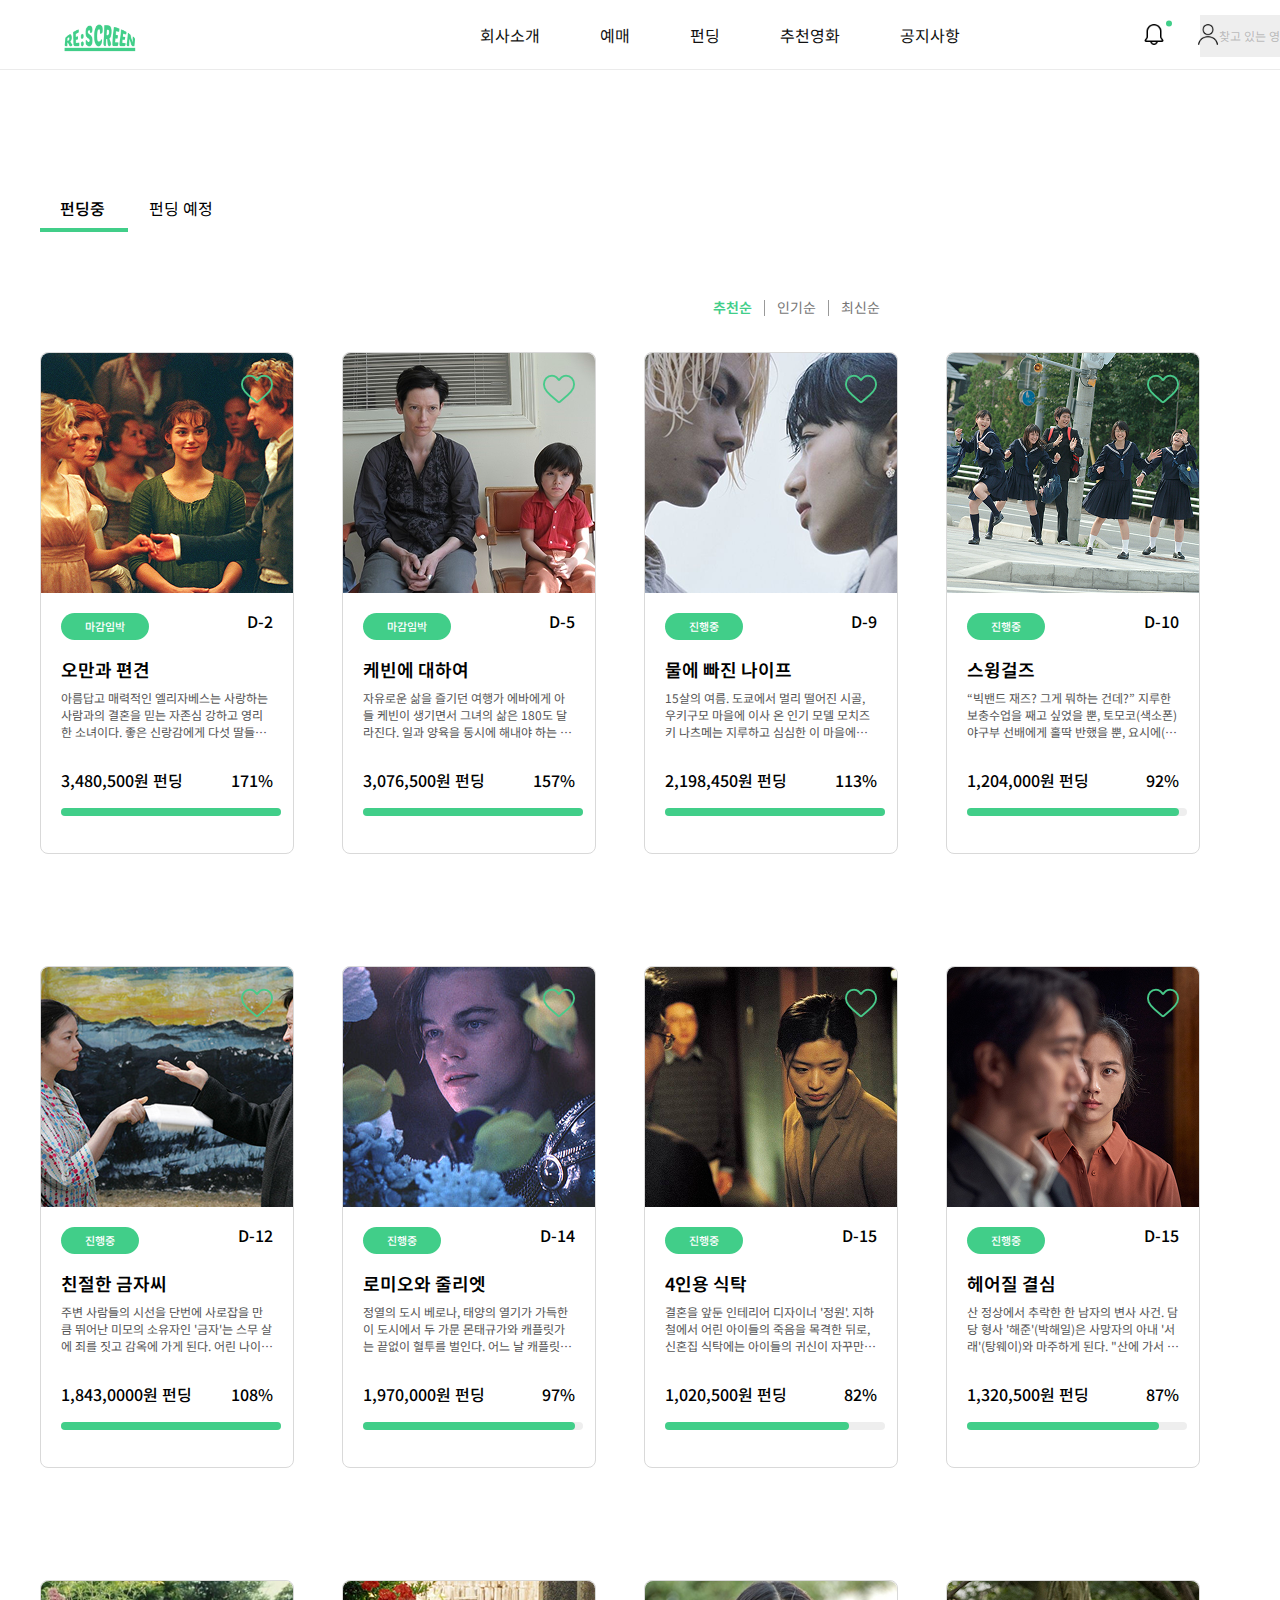
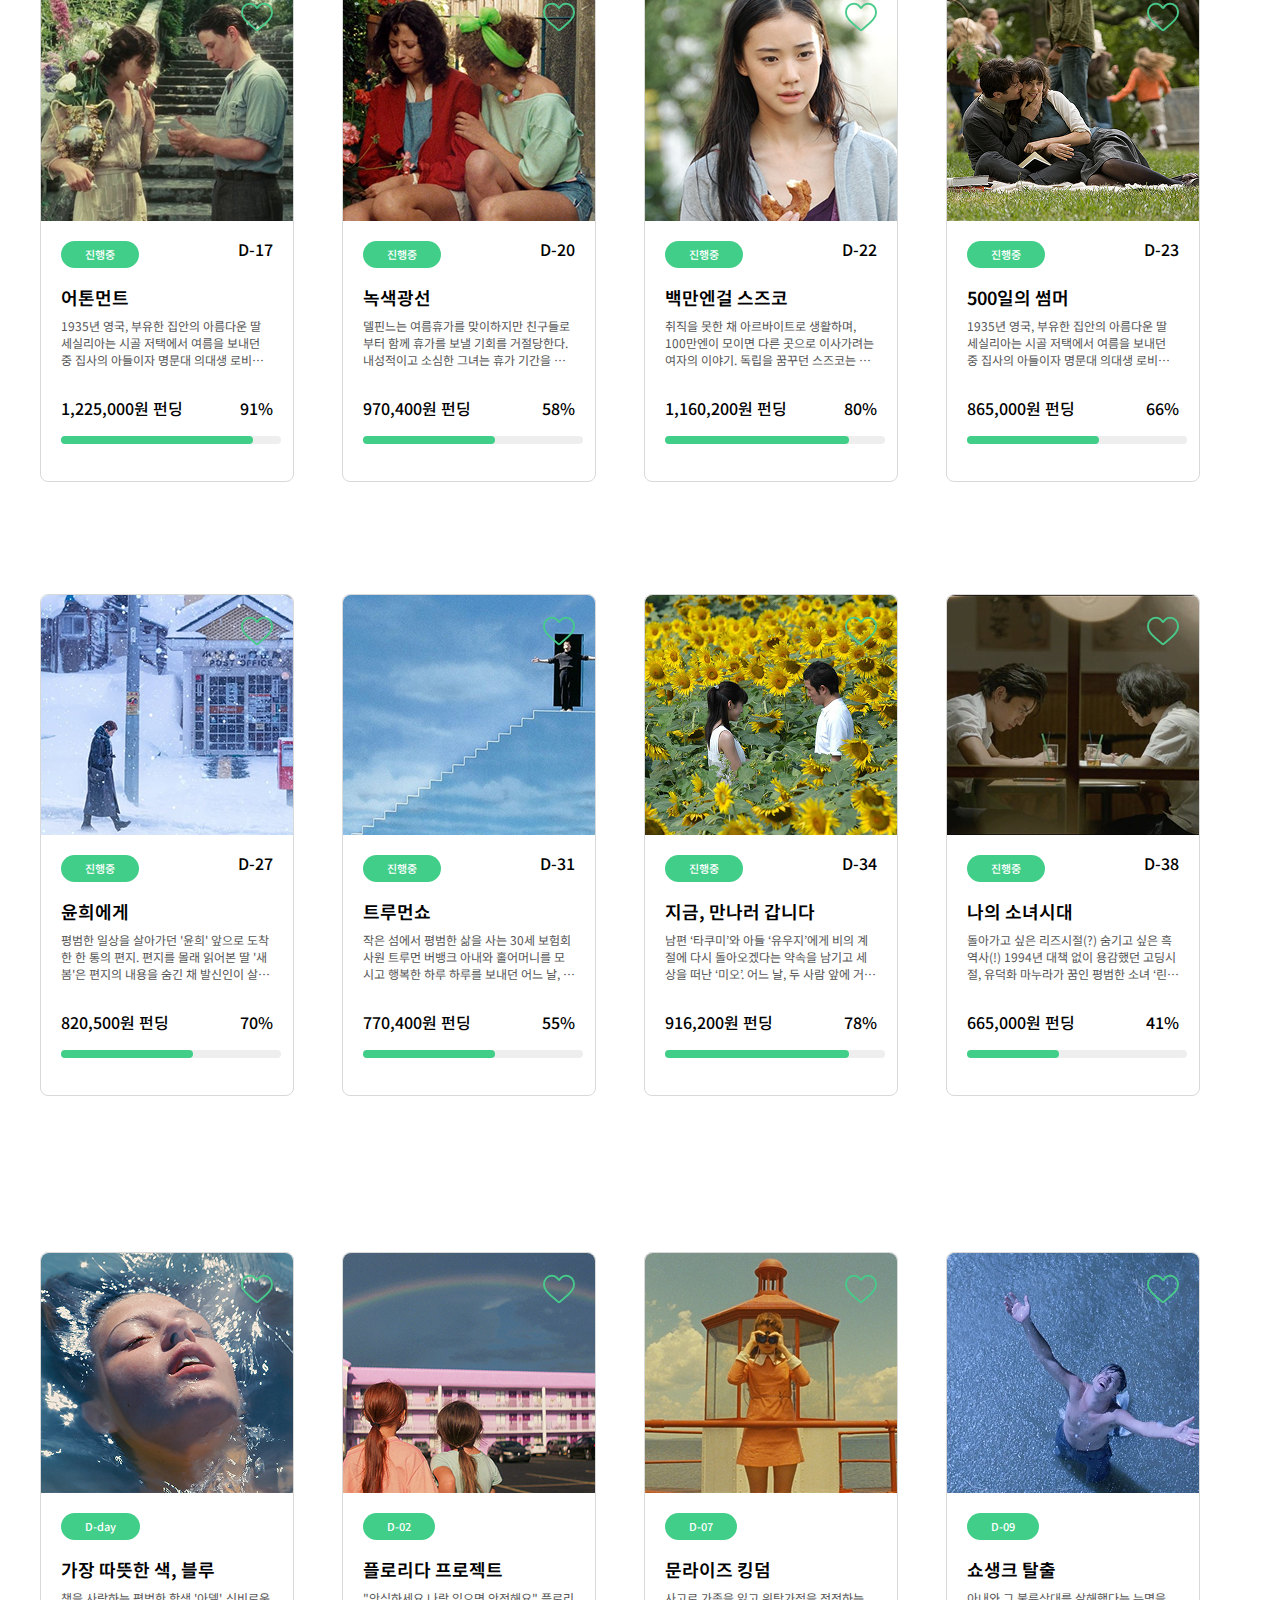
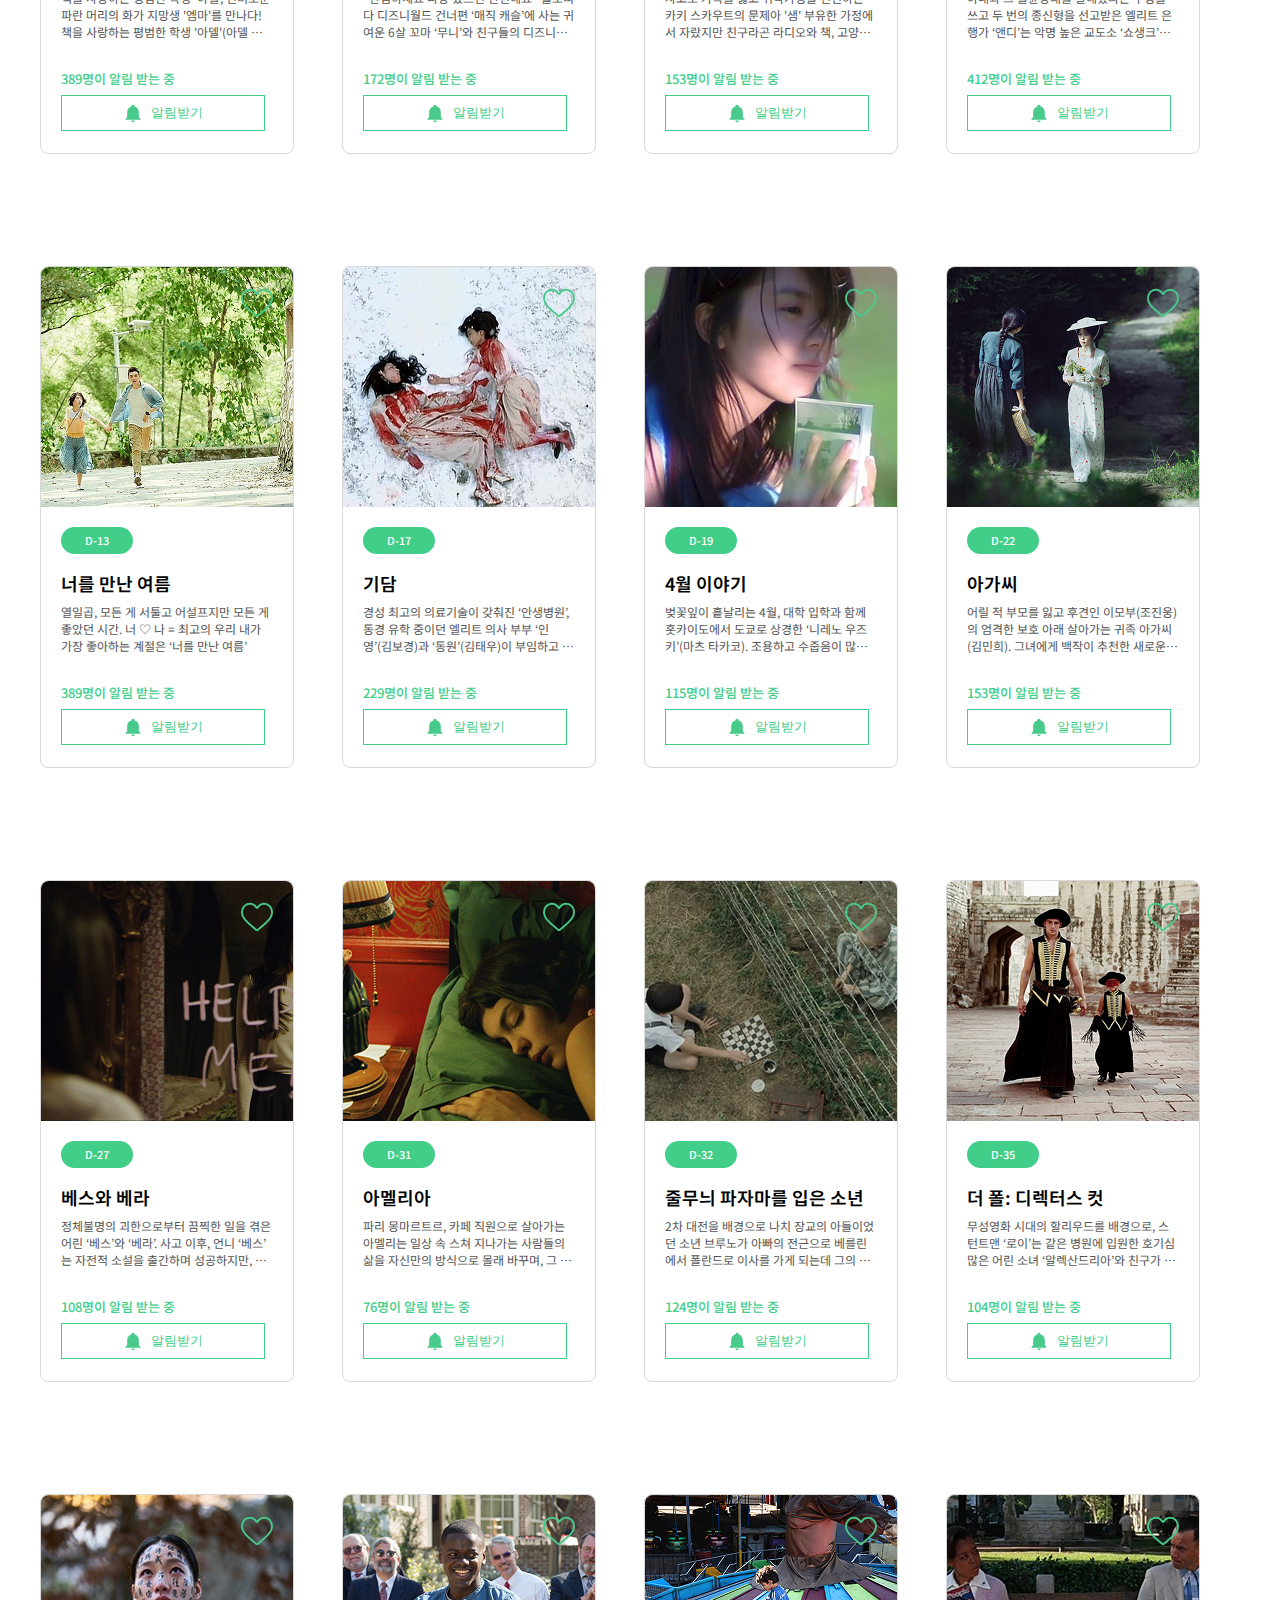
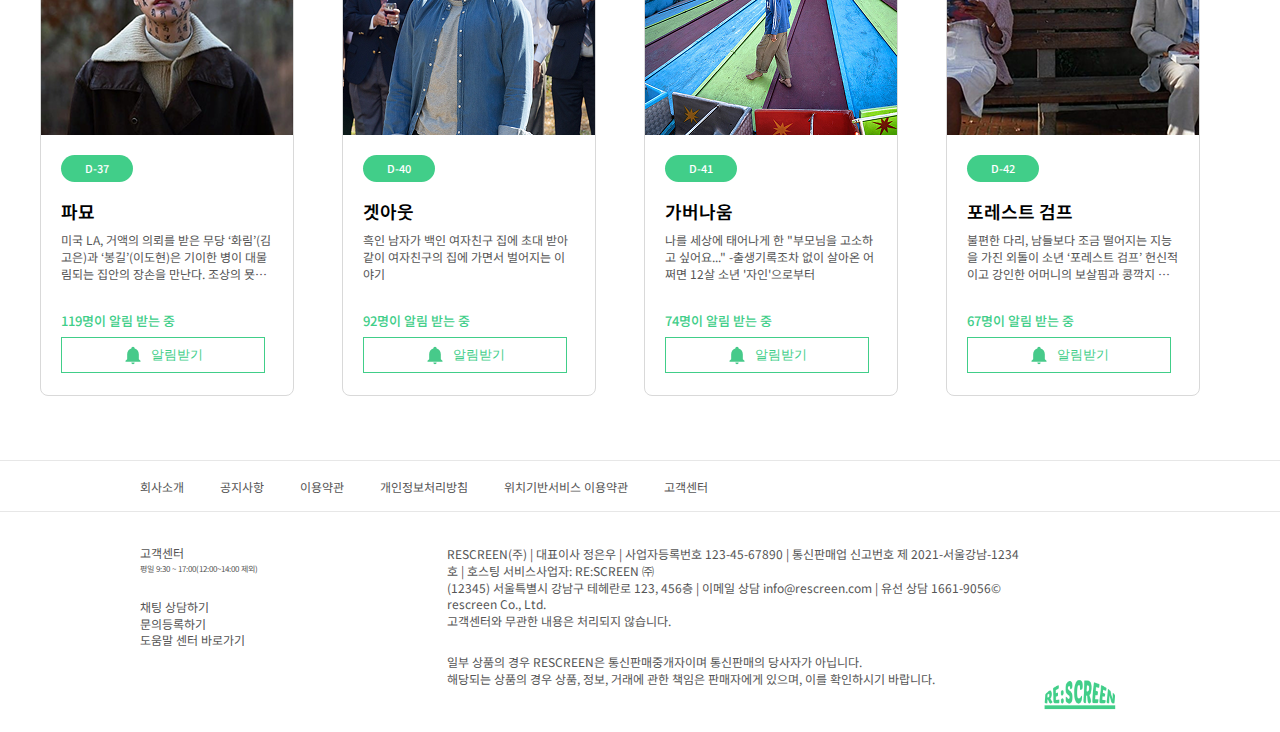
<file: funding.html>
<!DOCTYPE html>
<html lang="en">
  <head>
    <meta charset="UTF-8" />
    <meta name="viewport" content="width=\, initial-scale=1.0" />
    <title>펀딩</title>
    <link rel="stylesheet" href="./css/funding.css" />
  </head>
  <body>
    <div class="wrapper">
      <header>
        <div class="con">
          <!-- 로고 -->
          <h1>
            <a href="/"><img src="./img/header/logo.png" alt="logo" /></a>
          </h1>
          <!-- GNB -->
          <nav id="gnb">
            <ul>
              <li>
                <a href="./introduce.html">회사소개</a>
              </li>
              <li>
                <a href="#">예매</a>
                <!-- 2차 메뉴 -->
                <div class="submenu_wrap">
                  <ul class="submenu">
                    <li><a href="#">영화</a></li>
                    <li><a href="#">예매하기</a></li>
                    <li><a href="#">상영시간표</a></li>
                  </ul>
                </div>
              </li>
              <li>
                <a href="./funding.html">펀딩</a>
              </li>
              <li>
                <a href="#">추천영화</a>
                <!-- 2차 메뉴 -->
                <div class="submenu_wrap">
                  <ul class="submenu">
                    <li><a href="#">투표하기</a></li>
                    <li><a href="#">금주 추천 영화</a></li>
                  </ul>
                </div>
              </li>
              <li>
                <a href="#">공지사항</a>
                <!-- 2차 메뉴 -->
                <div class="submenu_wrap">
                  <ul class="submenu">
                    <li><a href="#">공지사항</a></li>
                    <li><a href="#">이벤트</a></li>
                    <li><a href="#">멤버쉽</a></li>
                  </ul>
                </div>
              </li>
            </ul>
          </nav>
          <!-- search bar -->
          <div class="search_bar">
            <h5>찾고 있는 영화가 있나요?</h5>
            <div class="search_img">
              <img
                src="./img/header/icons/search-interface-symbol.png"
                alt="서치바"
              />
            </div>
          </div>
          <!-- icon -->
          <div class="icons">
            <div class="bell-wrap">
              <button type="button">
                <img
                  src="./img/header/icons/bell.png"
                  alt="bell"
                  class="bell"
                />
                <span class="notification-dot"></span>
              </button>
              <div class="bell-submenu">
                <button class="close-btn">×</button>
                <ul>
                  <li>
                    <a href="#">회원 전용 쿠폰이 발급됐습니다</a>
                    <p>
                      지금 당장 마이페이지를 방문해서<br />
                      쿠폰을 확인해보세요!
                    </p>
                  </li>
                  <li>
                    <a href="#">회원 전용 쿠폰이 발급됐습니다</a>
                    <p>
                      지금 당장 마이페이지를 방문해서<br />
                      쿠폰을 확인해보세요!
                    </p>
                  </li>
                  <li>
                    <a href="#">회원 전용 쿠폰이 발급됐습니다</a>
                    <p>
                      지금 당장 마이페이지를 방문해서<br />
                      쿠폰을 확인해보세요!
                    </p>
                  </li>
                </ul>
              </div>
            </div>
            <button type="button">
              <img src="./img/header/icons/login.png" alt="login" />
            </button>
          </div>
        </div>
      </header>
      <!-- 메인 -->
      <main>
        <div class="con">
          <div class="choice">
            <div class="choice-text">
              <h2 class="ing" onclick=""><a href="#">펀딩중</a></h2>
              <h2 class="will" onclick=""><a href="#">펀딩 예정</a></h2>
            </div>
            <div class="bottom-line"></div>
          </div>
          <div class="list">
            <div class="list-style-first">추천순</div>
            <div class="list-style-line"></div>
            <div class="list-style-second">인기순</div>
            <div class="list-style-line"></div>
            <div class="list-style-third">최신순</div>
          </div>
          <!-- 펀딩카드 -->
          <div class="card-wrapper">
            <div class="card-wrap">
              <div class="card">
                <div class="card-img">
                  <img src="./img/funding/image 108.png" alt="" />
                </div>
                <div class="heart-icon">
                  <img src="./img/main/heart.png" alt="heart" />
                </div>
                <div class="card-text">
                  <div class="card-top">
                    <span>마감임박</span>
                    <h3 class="d-day">D-2</h3>
                  </div>
                  <h2>오만과 편견</h2>
                  <p>
                    아름답고 매력적인 엘리자베스는 사랑하는 사람과의 결혼을 믿는
                    자존심 강하고 영리한 소녀이다. 좋은 신랑감에게 다섯 딸들을
                    시집 보내는 것을 남은 인생의 목표로 생각하는 극성스러운
                    어머니와 자식들을 극진히 사랑하는 너그러운 아버지와 함께
                    화기애애한 '베넷가(家)'의 다섯 자매 중 둘째이다. 조용한
                    시골에 부유하고 명망있는 가문의 신사 빙리와 그의 친구
                    다아시가 여름 동안 대저택에 머물게 되고, 대저택에서 열리는
                    댄스 파티에서 처음 만난 '엘리자베스'와 '다아시'는 서로에게
                    눈을 떼지 못한다. 하지만 자존심 강한 '엘리자베스'와 무뚝뚝한
                    '다아시'는 만날 때 마다 서로에게 속마음을 드러내지 않고
                    사랑의 줄다리기를 하는데, '다아시'는 아름답고 지적인 그녀의
                    매력에 점점 빠져들고 폭우가 쏟아지는 날, 비바람이 몰아치는
                    언덕에서 가슴 속 깊은 곳에 담아둔 뜨거운 사랑을 그녀에게
                    고백한다. 결혼의 조건은 오직 진정한 사랑이라고 믿는
                    '엘리자베스'는, '다아시'가 자신의 친구 '빙리'와 그녀의 언니
                    '제인'의 결혼을 '제인'이 명망있는 가문 출신이 아니라는
                    이유로 반대한 것을 알게 되자, 그를 오만하고 편견에 가득 찬
                    속물로 여기며 외면하는데... 서로에 대한 오해와 편견에 빠져
                    눈이 멀어있는 '엘리자베스'와 '다아시'는 과연 서로의 진심을
                    알고 사랑을 이룰 수 있을까...
                  </p>
                  <div class="card-bottom">
                    <h3 class="money">3,480,500원 펀딩</h3>
                    <h3 class="percent">171%</h3>
                  </div>
                  <div class="color-bar"></div>
                  <div class="percent-bar"></div>
                </div>
              </div>
              <div class="card">
                <div class="card-img">
                  <img src="./img/funding/image 114.png" alt="" />
                </div>
                <div class="heart-icon">
                  <img src="./img/main/heart.png" alt="heart" />
                </div>
                <div class="card-text">
                  <div class="card-top">
                    <span>마감임박</span>
                    <h3 class="d-day">D-5</h3>
                  </div>
                  <h2>케빈에 대하여</h2>
                  <p>
                    자유로운 삶을 즐기던 여행가 에바에게 아들 케빈이 생기면서
                    그녀의 삶은 180도 달라진다. 일과 양육을 동시에 해내야 하는
                    에바의 삶은 케빈의 이유 모를 반항으로 점점 힘들어져만 간다.
                    에바는 가족 중 유독 자신에게만 마음을 열지 않는 케빈과
                    가까워지기 위해 애쓰지만 그럴수록 케빈은 더욱 교묘한
                    방법으로 에바에게 고통을 준다. 세월이 흘러 청소년이 된
                    케빈은 에바가 평생 혼자 짊어져야 할 끔찍한 일을 저지르는데…
                  </p>
                  <div class="card-bottom">
                    <h3 class="money">3,076,500원 펀딩</h3>
                    <h3 class="percent">157%</h3>
                  </div>
                  <div class="color-bar"></div>
                  <div class="percent-bar"></div>
                </div>
              </div>
              <div class="card">
                <div class="card-img">
                  <img src="./img/funding/image 113.png" alt="" />
                </div>
                <div class="heart-icon">
                  <img src="./img/main/heart.png" alt="heart" />
                </div>
                <div class="card-text">
                  <div class="card-top">
                    <span>진행중</span>
                    <h3 class="d-day">D-9</h3>
                  </div>
                  <h2>물에 빠진 나이프</h2>
                  <p>
                    15살의 여름. 도쿄에서 멀리 떨어진 시골, 우키구모 마을에 이사
                    온 인기 모델 모치즈키 나츠메는 지루하고 심심한 이 마을에서,
                    오만할 만큼 격렬하게, 자유로운 코우를 보며 반발하면서도 어쩔
                    수 없는 끌림을 느낀다. 그들을 둘러싼 슬프고 강렬한
                    사랑이야기. 청춘들의 방황, 질투와 사랑…그 운명의 시간들
                  </p>
                  <div class="card-bottom">
                    <h3 class="money">2,198,450원 펀딩</h3>
                    <h3 class="percent">113%</h3>
                  </div>
                  <div class="color-bar"></div>
                  <div class="percent-bar"></div>
                </div>
              </div>
              <div class="card">
                <div class="card-img">
                  <img src="./img/funding/image 115.png" alt="" />
                </div>
                <div class="heart-icon">
                  <img src="./img/main/heart.png" alt="heart" />
                </div>
                <div class="card-text">
                  <div class="card-top">
                    <span>진행중</span>
                    <h3 class="d-day">D-10</h3>
                  </div>
                  <h2>스윙걸즈</h2>
                  <p>
                    “빅밴드 재즈? 그게 뭐하는 건데?” 지루한 보충수업을 째고
                    싶었을 뿐, 토모코(색소폰) 야구부 선배에게 홀딱 반했을 뿐,
                    요시에(트럼펫) 남들보다 폐활량이 뛰어났을 뿐,
                    세키구치(트럼본) 어쩌다 친구 따라왔을 뿐, 나오미(드럼)
                    심벌즈가 적성에 안 맞았을 뿐, 나카무라(피아노) 짝사랑하는
                    재즈 덕후일 뿐, 수학 선생님(지휘) 대단한 이유 없음! 눈부신
                    재능 없음! 거창한 목표 없음! 그래서 우린 스윙한다♬ 그
                    누구보다 재미있게♬
                  </p>
                  <div class="card-bottom">
                    <h3 class="money">1,204,000원 펀딩</h3>
                    <h3 class="percent">92%</h3>
                  </div>
                  <div class="color-bar-1"></div>
                  <div class="percent-bar"></div>
                </div>
              </div>
              <div class="card">
                <div class="card-img">
                  <img src="./img/funding/image 117.png" alt="" />
                </div>
                <div class="heart-icon">
                  <img src="./img/main/heart.png" alt="heart" />
                </div>
                <div class="card-text">
                  <div class="card-top">
                    <span>진행중</span>
                    <h3 class="d-day">D-12</h3>
                  </div>
                  <h2>친절한 금자씨</h2>
                  <p>
                    주변 사람들의 시선을 단번에 사로잡을 만큼 뛰어난 미모의
                    소유자인 '금자'는 스무 살에 죄를 짓고 감옥에 가게 된다. 어린
                    나이, 너무나 아름다운 외모로 인해 검거되는 순간에도 언론에
                    유명세를 치른다. 13년 동안 교도소에 복역하면서 누구보다
                    성실하고 모범적인 수감생활을 보내는 금자. '친절한
                    금자씨'라는 말도 교도소에서마저 유명세를 떨치던 그녀에게
                    사람들이 붙여준 별명이다. 그녀는 자신의 주변 사람들을 한 명,
                    한 명, 열심히 도와주며 13년간의 복역생활을 무사히 마친다.
                    출소하는 순간, 금자는 그 동안 자신이 치밀하게 준비해온 복수
                    계획을 펼쳐 보인다. 그녀가 복수하려는 인물은 자신을 죄인으로
                    만든 백선생. 교도소 생활 동안 그녀가 친절을 베풀며 도왔던
                    동료들은 이제 다양한 방법으로 금자의 복수를 돕는다. 이금자와
                    백선생. 과연 13년 전 둘 사이에는 무슨 일이 있었고,
                    복수하려는 이유는 무엇일까. 그리고 이 복수의 끝은 어떻게 될
                    것인가.
                  </p>
                  <div class="card-bottom">
                    <h3 class="money">1,843,0000원 펀딩</h3>
                    <h3 class="percent">108%</h3>
                  </div>
                  <div class="color-bar"></div>
                  <div class="percent-bar"></div>
                </div>
              </div>
              <div class="card">
                <div class="card-img">
                  <img src="./img/funding/image 120.png" alt="" />
                </div>
                <div class="heart-icon">
                  <img src="./img/main/heart.png" alt="heart" />
                </div>
                <div class="card-text">
                  <div class="card-top">
                    <span>진행중</span>
                    <h3 class="d-day">D-14</h3>
                  </div>
                  <h2>로미오와 줄리엣</h2>
                  <p>
                    정열의 도시 베로나, 태양의 열기가 가득한 이 도시에서 두 가문
                    몬태규가와 캐플릿가는 끝없이 혈투를 벌인다. 어느 날
                    캐플릿가의 파티에 몰래 참석한 몬태규가의 로미오는, 아름다운
                    줄리엣을 만나 첫눈에 사랑에 빠진다. 로미오와 줄리엣은 부모
                    몰래 결혼식을 올리고, 이 결혼이 두 가문의 화해를 가져다 줄
                    거라 믿은 신부는 그들을 축복한다. 그러나 싸움에 휘말려
                    줄리엣의 사촌 티볼트를 죽이게 된 로미오가 베로나에서
                    추방당하게 되고, 줄리엣은 그녀를 좋은 가문에 강제로
                    결혼시키려는 부모를 피해 수면제를 먹고 죽은 것처럼
                    가장하는데..
                  </p>
                  <div class="card-bottom">
                    <h3 class="money">1,970,000원 펀딩</h3>
                    <h3 class="percent">97%</h3>
                  </div>
                  <div class="color-bar-1"></div>
                  <div class="percent-bar"></div>
                </div>
              </div>
              <div class="card">
                <div class="card-img">
                  <img src="./img/funding/image 119.png" alt="" />
                </div>
                <div class="heart-icon">
                  <img src="./img/main/heart.png" alt="heart" />
                </div>
                <div class="card-text">
                  <div class="card-top">
                    <span>진행중</span>
                    <h3 class="d-day">D-15</h3>
                  </div>
                  <h2>4인용 식탁</h2>
                  <p>
                    결혼을 앞둔 인테리어 디자이너 '정원'. 지하철에서 어린
                    아이들의 죽음을 목격한 뒤로, 신혼집 식탁에는 아이들의 귀신이
                    자꾸만 나타난다. 악몽인지 현실인지, 그의 일상은 공포로
                    변해버린다. 그러던 어느날, 대로변에서 갑자기 잠들어버리는
                    기면증을 앓고 있는 여자 '연'을 만난다. '연'이 자신처럼
                    귀신을 볼 수 있다는 사실을 알게 된 정원은 그녀가 자신의
                    공포의 비밀을 풀어줄 것이라 직감한다. 절박한 심정으로 연에게
                    접근하는 정원. 지금껏 누구에게도 털어놓지 못했던 공포와
                    비밀을 그녀와 공유하게 된다. 그러나 '연'을 통해 자신의
                    과거에 얽힌 무서운 비밀을 알게 된 '정원'은 더 큰 혼란에
                    빠지고, 베일에 싸였던 '연'의 사연이 드러나면서 그녀에 대해
                    의문을 갖기 시작하는데.
                  </p>
                  <div class="card-bottom">
                    <h3 class="money">1,020,500원 펀딩</h3>
                    <h3 class="percent">82%</h3>
                  </div>
                  <div class="color-bar-3"></div>
                  <div class="percent-bar"></div>
                </div>
              </div>
              <div class="card">
                <div class="card-img">
                  <img src="./img/funding/image 118.png" alt="" />
                </div>
                <div class="heart-icon">
                  <img src="./img/main/heart.png" alt="heart" />
                </div>
                <div class="card-text">
                  <div class="card-top">
                    <span>진행중</span>
                    <h3 class="d-day">D-15</h3>
                  </div>
                  <h2>헤어질 결심</h2>
                  <p>
                    산 정상에서 추락한 한 남자의 변사 사건. 담당 형사
                    '해준'(박해일)은 사망자의 아내 '서래'(탕웨이)와 마주하게
                    된다. "산에 가서 안 오면 걱정했어요, 마침내 죽을까 봐."
                    남편의 죽음 앞에서 특별한 동요를 보이지 않는 '서래'. 경찰은
                    보통의 유가족과는 다른 '서래'를 용의선상에 올린다. '해준'은
                    사건 당일의 알리바이 탐문과 신문, 잠복수사를 통해 '서래'를
                    알아가면서 그녀에 대한 관심이 점점 커져가는 것을 느낀다.
                    한편, 좀처럼 속을 짐작하기 어려운 '서래'는 상대가 자신을
                    의심한다는 것을 알면서도 조금의 망설임도 없이 '해준'을
                    대하는데…. 진심을 숨기는 용의자 용의자에게 의심과 관심을
                    동시에 느끼는 형사 그들의 <헤어질 결심>
                  </p>
                  <div class="card-bottom">
                    <h3 class="money">1,320,500원 펀딩</h3>
                    <h3 class="percent">87%</h3>
                  </div>
                  <div class="color-bar-2"></div>
                  <div class="percent-bar"></div>
                </div>
              </div>
              <div class="card">
                <div class="card-img">
                  <img src="./img/funding/image 121.png" alt="" />
                </div>
                <div class="heart-icon">
                  <img src="./img/main/heart.png" alt="heart" />
                </div>
                <div class="card-text">
                  <div class="card-top">
                    <span>진행중</span>
                    <h3 class="d-day">D-17</h3>
                  </div>
                  <h2>어톤먼트</h2>
                  <p>
                    1935년 영국, 부유한 집안의 아름다운 딸 세실리아는 시골
                    저택에서 여름을 보내던 중 집사의 아들이자 명문대 의대생
                    로비와 마주친다. 어릴 때부터 서로에게 애틋한 마음이 있었지만
                    쉽게 마음을 고백하지 못하던 이들은 그날 밤 서로의 사랑을
                    확인한다. 하지만 이들을 지켜본 세실리아의 동생 브라이오니의
                    오해로 로비는 억울한 누명을 쓰고 전쟁터로 끌려가게 된다.
                    이후 세실리아는 로비가 전쟁터에서 돌아오기만을 기다리며
                    간호사로 일하게 되고, 로비 또한 세실리아를 다시 만난다는 단
                    하나의 일념으로 전쟁터에서 살아남는데…
                  </p>
                  <div class="card-bottom">
                    <h3 class="money">1,225,000원 펀딩</h3>
                    <h3 class="percent">91%</h3>
                  </div>
                  <div class="color-bar-2"></div>
                  <div class="percent-bar"></div>
                </div>
              </div>
              <div class="card">
                <div class="card-img">
                  <img src="./img/funding/image 123.png" alt="" />
                </div>
                <div class="heart-icon">
                  <img src="./img/main/heart.png" alt="heart" />
                </div>
                <div class="card-text">
                  <div class="card-top">
                    <span>진행중</span>
                    <h3 class="d-day">D-20</h3>
                  </div>
                  <h2>녹색광선</h2>
                  <p>
                    델핀느는 여름휴가를 맞이하지만 친구들로부터 함께 휴가를 보낼
                    기회를 거절당한다. 내성적이고 소심한 그녀는 휴가 기간을 혼자
                    보내야 하는 외로운 처지에 놓이게 된다. 남자 친구를 구할 수
                    있기를 내심 바리지만 자신의 성격탓으로 뜻대로 되질 않는다.
                    그러나 델핀느는 희망을 잃지 않고 있다. 얼마전 친구로부터
                    녹색은 그녀에게 행운을 가져다 줄거라는 이야기를 들었기
                    때문이다. 좋은 일이 생길지 모른다는 친구의 권유에 따라
                    노르망디에 있는 친구집에서 휴가를 보낸다. 거기에서 델핀느는
                    남자를 사귀기는 고사하고 그곳 사람들과 잘 어울리지 못하고
                    불편함을 느낀다. 실망 속에서 델핀느는 집으로 돌아간다.
                    우연히 비아리츠역에서 만난 한 남자와 몇마디의 대화로 서로가
                    쉽게 통할 수가 있게 된 델핀느는 그에게 호감을 갖게 된다.
                    해변에 대양이 바다 수평선 너머로 사라지고 있는 일몰때 둘이는
                    보기 힘들 정도로 녹색빛을 발하는 바닷가에 지는 태양을
                    응시하고 있다. 빛의 굴절로 인해 일시적으로 녹색광선 발한다.
                    델핀느는 녹색의 빛을 향하여 감탄의 소리를 지른다. 결국 그는
                    꿈을 이룬 것이다.
                  </p>
                  <div class="card-bottom">
                    <h3 class="money">970,400원 펀딩</h3>
                    <h3 class="percent">58%</h3>
                  </div>
                  <div class="color-bar-4"></div>
                  <div class="percent-bar"></div>
                </div>
              </div>
              <div class="card">
                <div class="card-img">
                  <img src="./img/funding/image 124.png" alt="" />
                </div>
                <div class="heart-icon">
                  <img src="./img/main/heart.png" alt="heart" />
                </div>
                <div class="card-text">
                  <div class="card-top">
                    <span>진행중</span>
                    <h3 class="d-day">D-22</h3>
                  </div>
                  <h2>백만엔걸 스즈코</h2>
                  <p>
                    취직을 못한 채 아르바이트로 생활하며, 100만엔이 모이면 다른
                    곳으로 이사가려는 여자의 이야기. 독립을 꿈꾸던 스즈코는
                    룸메이트 타케시와 다툼 끝에 결국 전과자가 된다. 출소 후,
                    그녀는 백만엔을 모으면 집을 떠나겠다고 선언한다. 자신이
                    전과자인걸 아무도 모르는 먼 곳에서 다시 백만엔을 모으면 또
                    다른 곳으로 떠날 것을 결심한다. 바닷가 마을 작은 식당에서
                    일하는 것을 시작으로 스즈코는 계획대로 백만엔이 모이자
                    새로운 곳으로 떠난다. 다음으로 그녀가 도착한 곳은 산골의
                    복숭아 과수원. 그곳에서 생활에 점차 적응해갈 무렵, 촌장과
                    마을 사람들은 스즈코에게 마을 홍보를 위해 ‘복숭아 아가씨’를
                    해줄 것을 제안한다. 곤란해하던 그녀는 결국 모두의 앞에서
                    전과가 있음을 고백하고 급히 마을을 떠난다. 도쿄에서 그리
                    멀지 않은 소도시로 온 스즈코는 꽃집에서 일하며 대학생
                    나카지마를 만나게 된다.
                  </p>
                  <div class="card-bottom">
                    <h3 class="money">1,160,200원 펀딩</h3>
                    <h3 class="percent">80%</h3>
                  </div>
                  <div class="color-bar-3"></div>
                  <div class="percent-bar"></div>
                </div>
              </div>
              <div class="card">
                <div class="card-img">
                  <img src="./img/funding/image 126.png" alt="" />
                </div>
                <div class="heart-icon">
                  <img src="./img/main/heart.png" alt="heart" />
                </div>
                <div class="card-text">
                  <div class="card-top">
                    <span>진행중</span>
                    <h3 class="d-day">D-23</h3>
                  </div>
                  <h2>500일의 썸머</h2>
                  <p>
                    1935년 영국, 부유한 집안의 아름다운 딸 세실리아는 시골
                    저택에서 여름을 보내던 중 집사의 아들이자 명문대 의대생
                    로비와 마주친다. 어릴 때부터 서로에게 애틋한 마음이 있었지만
                    쉽게 마음을 고백하지 못하던 이들은 그날 밤 서로의 사랑을
                    확인한다. 하지만 이들을 지켜본 세실리아의 동생 브라이오니의
                    오해로 로비는 억울한 누명을 쓰고 전쟁터로 끌려가게 된다.
                    이후 세실리아는 로비가 전쟁터에서 돌아오기만을 기다리며
                    간호사로 일하게 되고, 로비 또한 세실리아를 다시 만난다는 단
                    하나의 일념으로 전쟁터에서 살아남는데…
                  </p>
                  <div class="card-bottom">
                    <h3 class="money">865,000원 펀딩</h3>
                    <h3 class="percent">66%</h3>
                  </div>
                  <div class="color-bar-4"></div>
                  <div class="percent-bar"></div>
                </div>
              </div>
              <div class="card">
                <div class="card-img">
                  <img src="./img/funding/image 122.png" alt="" />
                </div>
                <div class="heart-icon">
                  <img src="./img/main/heart.png" alt="heart" />
                </div>
                <div class="card-text">
                  <div class="card-top">
                    <span>진행중</span>
                    <h3 class="d-day">D-27</h3>
                  </div>
                  <h2>윤희에게</h2>
                  <p>
                    평범한 일상을 살아가던 '윤희' 앞으로 도착한 한 통의 편지.
                    편지를 몰래 읽어본 딸 '새봄'은 편지의 내용을 숨긴 채
                    발신인이 살고 있는 곳으로 여행을 제안하고, '윤희'는
                    비밀스러웠던 첫사랑의 기억으로 가슴이 뛴다. '새봄'과 함께
                    여행을 떠난 ‘윤희’는 끝없이 눈이 내리는 그곳에서 첫사랑을
                    만날지도 모른다는 기대를 품는데…
                  </p>
                  <div class="card-bottom">
                    <h3 class="money">820,500원 펀딩</h3>
                    <h3 class="percent">70%</h3>
                  </div>
                  <div class="color-bar-4"></div>
                  <div class="percent-bar"></div>
                </div>
              </div>
              <div class="card">
                <div class="card-img">
                  <img src="./img/funding/image 128.png" alt="" />
                </div>
                <div class="heart-icon">
                  <img src="./img/main/heart.png" alt="heart" />
                </div>
                <div class="card-text">
                  <div class="card-top">
                    <span>진행중</span>
                    <h3 class="d-day">D-31</h3>
                  </div>
                  <h2>트루먼쇼</h2>
                  <p>
                    작은 섬에서 평범한 삶을 사는 30세 보험회사원 트루먼 버뱅크
                    아내와 홀어머니를 모시고 행복한 하루 하루를 보내던 어느 날,
                    하늘에서 조명이 떨어진다! 의아해하던 트루먼은 길을 걷다 죽은
                    아버지를 만나고 라디오 주파수를 맞추다 자신의 일거수일투족이
                    라디오에 생중계되는 기이한 일들을 연이어 겪게 된다. 지난
                    30년간 일상이라고 믿었던 모든 것들이 어딘가 수상하다고 느낀
                    트루먼은 모든 것이 ‘쇼’라는 말을 남기고 떠난 첫사랑
                    ‘실비아’를 찾아 피지 섬으로 떠나기로 결심한다. 가족, 친구,
                    회사… 하나부터 열까지 모든 것이 가짜인 ‘트루먼 쇼’ 과연
                    트루먼은 진짜 인생을 찾을 수 있을까?
                  </p>
                  <div class="card-bottom">
                    <h3 class="money">770,400원 펀딩</h3>
                    <h3 class="percent">55%</h3>
                  </div>
                  <div class="color-bar-4"></div>
                  <div class="percent-bar"></div>
                </div>
              </div>
              <div class="card">
                <div class="card-img">
                  <img src="./img/funding/image 131.png" alt="" />
                </div>
                <div class="heart-icon">
                  <img src="./img/main/heart.png" alt="heart" />
                </div>
                <div class="card-text">
                  <div class="card-top">
                    <span>진행중</span>
                    <h3 class="d-day">D-34</h3>
                  </div>
                  <h2>지금, 만나러 갑니다</h2>
                  <p>
                    남편 ‘타쿠미’와 아들 ‘유우지’에게 비의 계절에 다시
                    돌아오겠다는 약속을 남기고 세상을 떠난 ‘미오’. 어느 날, 두
                    사람 앞에 거짓말처럼 이전의 모든 기억을 잃은 ‘미오’가
                    나타난다. ‘미오’와 함께 새로운 사랑을 시작하는 ‘타쿠미’,
                    그리고 엄마의 품에서 행복을 느끼는 ‘유우지’. 하지만 ‘미오’는
                    비의 계절이 끝나면 떠나야 하는 자신의 운명을 알게 되는데…
                    가족의 특별한 비밀, 그리고 사랑이 만든 기적 같은 순간….
                    “사랑하기 때문에… 지금, 만나러 갑니다”
                  </p>
                  <div class="card-bottom">
                    <h3 class="money">916,200원 펀딩</h3>
                    <h3 class="percent">78%</h3>
                  </div>
                  <div class="color-bar-3"></div>
                  <div class="percent-bar"></div>
                </div>
              </div>
              <div class="card">
                <div class="card-img">
                  <img src="./img/funding/image 130.png" alt="" />
                </div>
                <div class="heart-icon">
                  <img src="./img/main/heart.png" alt="heart" />
                </div>
                <div class="card-text">
                  <div class="card-top">
                    <span>진행중</span>
                    <h3 class="d-day">D-38</h3>
                  </div>
                  <h2>나의 소녀시대</h2>
                  <p>
                    돌아가고 싶은 리즈시절(?) 숨기고 싶은 흑역사(!) 1994년 대책
                    없이 용감했던 고딩시절, 유덕화 마누라가 꿈인 평범한 소녀
                    ‘린전신’과 학교를 주름잡는 비범한 소년 ‘쉬타이위’의 첫사랑
                    밀어주기 작전 모두가 소원한 첫 ♡ 로맨스
                  </p>

                  <div class="card-bottom">
                    <h3 class="money">665,000원 펀딩</h3>
                    <h3 class="percent">41%</h3>
                  </div>
                  <div class="color-bar-5"></div>
                  <div class="percent-bar"></div>
                </div>
              </div>
            </div>
            <div class="card-wrap2">
              <div class="card2">
                <div class="card-img">
                  <img src="./img/funding/will/image 127.png" alt="" />
                </div>
                <div class="heart-icon">
                  <img src="./img/main/heart.png" alt="heart" />
                </div>
                <div class="card2-text">
                  <div class="card2-top">
                    <span>D-day</span>
                  </div>
                  <h2>가장 따뜻한 색, 블루</h2>
                  <p>
                    책을 사랑하는 평범한 학생 '아델', 신비로운 파란 머리의 화가
                    지망생 '엠마'를 만나다! 책을 사랑하는 평범한 학생
                    '아델'(아델 엑사르코풀로스)은 빈칸들로 점철된 미래의 답을
                    찾고 있다. 피에르 드 마리보의 소설 <마리안의 일생>을
                    이해하고자 노력하고 있는 '아델' 앞에 어느 날 파란 머리의
                    화가 지망생 '엠마'(레아 세이두)가 나타난다. 단지
                    횡단보도에서 우연히 스치며 지나친 인연이지만, 그날 이후
                    '아델'과 '엠마'는 서로를 기억하게 된다. 미지의 사랑을 꿈꾸는
                    '아델', 현실의 사랑을 이끄는 '엠마' 누가 먼저랄 것도 없이
                    '아델'과 '엠마'는 서로에게 이끌린다. 미술을 전공한 '엠마'는
                    본능적으로 자신의 캔버스 안으로 '아델'을 초대한다. '아델'은
                    자신과 전혀 다른 삶을 살아온 '엠마'로 인해 이전에는 몰랐던
                    뜨거운 감정을 느끼게 되고, 평온하기만 했던 ‘아델’의 삶은
                    뒤흔들리기 시작한다.
                  </p>
                  <div class="card2-bottom">
                    <h4>389명이 알림 받는 중</h4>
                    <button type="button">
                      <div class="button-in">
                        <img
                          src="./img/funding/mdi--bell.svg"
                          alt="bell"
                          class="bell"
                        />
                        <h3>알림받기</h3>
                      </div>
                    </button>
                  </div>
                </div>
              </div>
              <div class="card2">
                <div class="card-img">
                  <img src="./img/funding/will/image 136.png" alt="" />
                </div>
                <div class="heart-icon">
                  <img src="./img/main/heart.png" alt="heart" />
                </div>
                <div class="card2-text">
                  <div class="card2-top">
                    <span>D-02</span>
                  </div>
                  <h2>플로리다 프로젝트</h2>
                  <p>
                    "안심하세요 나랑 있으면 안전해요" 플로리다 디즈니월드 건너편
                    ‘매직 캐슬’에 사는 귀여운 6살 꼬마 ‘무니’와 친구들의
                    디즈니월드 보다 신나는 무지개 어드벤처!
                  </p>
                  <div class="card2-bottom">
                    <h4>172명이 알림 받는 중</h4>
                    <button type="button">
                      <div class="button-in">
                        <img
                          src="./img/funding/mdi--bell.svg"
                          alt="bell"
                          class="bell"
                        />
                        <h3>알림받기</h3>
                      </div>
                    </button>
                  </div>
                </div>
              </div>
              <div class="card2">
                <div class="card-img">
                  <img src="./img/funding/will/image 145.png" alt="" />
                </div>
                <div class="heart-icon">
                  <img src="./img/main/heart.png" alt="heart" />
                </div>
                <div class="card2-text">
                  <div class="card2-top">
                    <span>D-07</span>
                  </div>
                  <h2>문라이즈 킹덤</h2>
                  <p>
                    사고로 가족을 잃고 위탁가정을 전전하는 카키 스카우트의
                    문제아 '샘' 부유한 가정에서 자랐지만 친구라곤 라디오와 책,
                    고양이밖에 없는 외톨이 '수지' 1년 전, 교회에서 단체로 연극을
                    보다가 몰래 빠져나온 '샘'은 까마귀 분장을 한 '수지'에게
                    한눈에 반하게 되고, 그 후로 둘은 펜팔을 통해 감춰왔던 상처와
                    외로움을 나누며 점점 가까워진다. 서로를 보듬어주는 유일한
                    소울메이트이자 연인이 된 '샘'과 '수지'는 아무도 모르는
                    둘만의 아지트를 찾아 떠나기로 결심하고, 필요한 준비물들을
                    챙겨 각자 약속 장소로 향한다. 몇 시간 후 '샘'과 '수지'의
                    실종사건으로 인해 펜잔스 섬은 발칵 뒤집히고, 수지의 부모님과
                    카키 스카우트 대원들은 둘의 행방을 찾아 수색작전을 벌이기
                    시작하는데... 과연 '샘'과 '수지'의 애틋한 사랑은 이루어질 수
                    있을까?
                  </p>
                  <div class="card2-bottom">
                    <h4>153명이 알림 받는 중</h4>
                    <button type="button">
                      <div class="button-in">
                        <img
                          src="./img/funding/mdi--bell.svg"
                          alt="bell"
                          class="bell"
                        />
                        <h3>알림받기</h3>
                      </div>
                    </button>
                  </div>
                </div>
              </div>
              <div class="card2">
                <div class="card-img">
                  <img src="./img/funding/will/image 132.png" alt="" />
                </div>
                <div class="heart-icon">
                  <img src="./img/main/heart.png" alt="heart" />
                </div>
                <div class="card2-text">
                  <div class="card2-top">
                    <span>D-09</span>
                  </div>
                  <h2>쇼생크 탈출</h2>
                  <p>
                    아내와 그 불륜상대를 살해했다는 누명을 쓰고 두 번의 종신형을
                    선고받은 엘리트 은행가 ‘앤디’는 악명 높은 교도소 ‘쇼생크’에
                    수감된다. 남은 평생을 살아야 할 그곳에는 끔찍한 폭력과
                    무기력한 시간만이 존재한다. 그럼에도 ‘앤디’는 인간다움을
                    잃지 않으려, 삶의 의미를 찾으려 노력한다. 금지 물품을
                    유통하는 장기 복역수 ‘레드’와 우정을 쌓고, 보잘것없는
                    도서관을 50년간 지켜온 ‘브룩스’와 새 공간을 꾸리고,
                    검정고시를 준비하는 청년 ‘토미’의 선생님이 되어주는 ‘앤디’.
                    게다가, 우연히 교도관의 세금 컨설팅을 도운 계기로 교도소장의
                    돈세탁까지 맡게 되는데… 그가 일궈낸 교도소의 작은 균열이
                    점차 큰 파장을 몰고온다! “선택은 하나밖에 없어요. 바쁘게
                    살든가, 바쁘게 죽든가요.”
                  </p>
                  <div class="card2-bottom">
                    <h4>412명이 알림 받는 중</h4>
                    <button type="button">
                      <div class="button-in">
                        <img
                          src="./img/funding/mdi--bell.svg"
                          alt="bell"
                          class="bell"
                        />
                        <h3>알림받기</h3>
                      </div>
                    </button>
                  </div>
                </div>
              </div>
              <div class="card2">
                <div class="card-img">
                  <img src="./img/funding/will/image 140.png" alt="" />
                </div>
                <div class="heart-icon">
                  <img src="./img/main/heart.png" alt="heart" />
                </div>
                <div class="card2-text">
                  <div class="card2-top">
                    <span>D-13</span>
                  </div>
                  <h2>너를 만난 여름</h2>
                  <p>
                    열일곱, 모든 게 서툴고 어설프지만 모든 게 좋았던 시간. 너 ♡
                    나 = 최고의 우리 내가 가장 좋아하는 계절은 ‘너를 만난 여름’
                  </p>
                  <div class="card2-bottom">
                    <h4>389명이 알림 받는 중</h4>
                    <button type="button">
                      <div class="button-in">
                        <img
                          src="./img/funding/mdi--bell.svg"
                          alt="bell"
                          class="bell"
                        />
                        <h3>알림받기</h3>
                      </div>
                    </button>
                  </div>
                </div>
              </div>
              <div class="card2">
                <div class="card-img">
                  <img src="./img/funding/will/image 141.png" alt="" />
                </div>
                <div class="heart-icon">
                  <img src="./img/main/heart.png" alt="heart" />
                </div>
                <div class="card2-text">
                  <div class="card2-top">
                    <span>D-17</span>
                  </div>
                  <h2>기담</h2>
                  <p>
                    경성 최고의 의료기술이 갖춰진 ‘안생병원’, 동경 유학 중이던
                    엘리트 의사 부부 ‘인영’(김보경)과 ‘동원’(김태우)이 부임하고
                    병원 원장 딸과의 정략결혼을 앞둔 의대 실습생 ‘정남’(진구)은
                    유년 시절 사고로 다리를 저는 천재 의사 ‘수인’(이동규)과 함께
                    경성에서의 생활을 시작한다. 그러나 저마다 비밀스런 사랑에
                    빠져든 이들은 점점 지독한 파멸의 공포와 마주하게 되는데…
                    1942년 경성 안생병원 우리는 죽은 자와 사랑을 시작했다
                  </p>
                  <div class="card2-bottom">
                    <h4>229명이 알림 받는 중</h4>
                    <button type="button">
                      <div class="button-in">
                        <img
                          src="./img/funding/mdi--bell.svg"
                          alt="bell"
                          class="bell"
                        />
                        <h3>알림받기</h3>
                      </div>
                    </button>
                  </div>
                </div>
              </div>
              <div class="card2">
                <div class="card-img">
                  <img src="./img/funding/will/image-1.png" alt="" />
                </div>
                <div class="heart-icon">
                  <img src="./img/main/heart.png" alt="heart" />
                </div>
                <div class="card2-text">
                  <div class="card2-top">
                    <span>D-19</span>
                  </div>
                  <h2>4월 이야기</h2>
                  <p>
                    벚꽃잎이 흩날리는 4월, 대학 입학과 함께 홋카이도에서 도쿄로
                    상경한 ‘니레노 우즈키’(마츠 타카코). 조용하고 수줍음이 많은
                    그녀는 새로운 친구들과 낯선 환경에 적응해 가며 자신만의
                    방식으로 대학 생활을 즐긴다. 하지만 사실, 그녀가 이 대학을
                    선택한 데는 “조금은 특별한 이유”가 있었는데… 설렘으로 가슴
                    뛰는 4월의 이야기가 피어난다.
                  </p>
                  <div class="card2-bottom">
                    <h4>115명이 알림 받는 중</h4>
                    <button type="button">
                      <div class="button-in">
                        <img
                          src="./img/funding/mdi--bell.svg"
                          alt="bell"
                          class="bell"
                        />
                        <h3>알림받기</h3>
                      </div>
                    </button>
                  </div>
                </div>
              </div>
              <div class="card2">
                <div class="card-img">
                  <img src="./img/funding/will/image 139.png" alt="" />
                </div>
                <div class="heart-icon">
                  <img src="./img/main/heart.png" alt="heart" />
                </div>
                <div class="card2-text">
                  <div class="card2-top">
                    <span>D-22</span>
                  </div>
                  <h2>아가씨</h2>
                  <p>
                    어릴 적 부모를 잃고 후견인 이모부(조진웅)의 엄격한 보호 아래
                    살아가는 귀족 아가씨(김민희). 그녀에게 백작이 추천한 새로운
                    하녀가 찾아온다. 매일 이모부의 서재에서 책을 읽는 것이
                    일상의 전부인 외로운 아가씨는 순박해 보이는 하녀에게 조금씩
                    의지하기 시작한다. 하지만 하녀의 정체는 유명한 여도둑의
                    딸로, 장물아비 손에서 자란 소매치기 고아 소녀 숙희(김태리).
                    막대한 재산을 상속받게 될 아가씨를 유혹하여 돈을
                    가로채겠다는 사기꾼 백작(하정우)의 제안을 받고 아가씨가
                    백작을 사랑하게 만들기 위해 하녀가 된 것. 드디어 백작이
                    등장하고, 백작과 숙희는 자신만의 방식으로 아가씨의 마음을
                    흔들기 시작하는데… 돈과 마음을 뺏기 위해 서로 속고 속이는
                    매혹적인 그들의 이야기가 시작된다!
                  </p>
                  <div class="card2-bottom">
                    <h4>153명이 알림 받는 중</h4>
                    <button type="button">
                      <div class="button-in">
                        <img
                          src="./img/funding/mdi--bell.svg"
                          alt="bell"
                          class="bell"
                        />
                        <h3>알림받기</h3>
                      </div>
                    </button>
                  </div>
                </div>
              </div>
              <div class="card2">
                <div class="card-img">
                  <img src="./img/funding/will/image 142.png" alt="" />
                </div>
                <div class="heart-icon">
                  <img src="./img/main/heart.png" alt="heart" />
                </div>
                <div class="card2-text">
                  <div class="card2-top">
                    <span>D-27</span>
                  </div>
                  <h2>베스와 베라</h2>
                  <p>
                    정체불명의 괴한으로부터 끔찍한 일을 겪은 어린 ‘베스’와
                    ‘베라’. 사고 이후, 언니 ‘베스’는 자전적 소설을 출간하며
                    성공하지만, 동생 ‘베라’는 여전히 그날의 공포에 사로잡힌 채
                    괴로워한다. 제발 자신을 버리지 말라고 절규하는 ‘베라’ 곁으로
                    다시 돌아온 ‘베스’. 하지만 끝내 끝나지 않고 되풀이되는 악몽
                    같은 현실과 엇갈린 진실은 두 자매를 점점 더 깊은 혼란에
                    빠뜨리는데…
                  </p>
                  <div class="card2-bottom">
                    <h4>108명이 알림 받는 중</h4>
                    <button type="button">
                      <div class="button-in">
                        <img
                          src="./img/funding/mdi--bell.svg"
                          alt="bell"
                          class="bell"
                        />
                        <h3>알림받기</h3>
                      </div>
                    </button>
                  </div>
                </div>
              </div>
              <div class="card2">
                <div class="card-img">
                  <img src="./img/funding/will/image 143.png" alt="" />
                </div>
                <div class="heart-icon">
                  <img src="./img/main/heart.png" alt="heart" />
                </div>
                <div class="card2-text">
                  <div class="card2-top">
                    <span>D-31</span>
                  </div>
                  <h2>아멜리아</h2>
                  <p>
                    파리 몽마르트르, 카페 직원으로 살아가는 아멜리는 일상 속
                    스쳐 지나가는 사람들의 삶을 자신만의 방식으로 몰래 바꾸며,
                    그 속에서 소소한 기쁨을 발견하고, 하루하루를 소중하게
                    살아간다. 하지만 우연한 만남을 시작으로, 아멜리의 평범했던
                    일상은 상상 속을 넘어선 특별한 이야기가 되는데…
                  </p>
                  <div class="card2-bottom">
                    <h4>76명이 알림 받는 중</h4>
                    <button type="button">
                      <div class="button-in">
                        <img
                          src="./img/funding/mdi--bell.svg"
                          alt="bell"
                          class="bell"
                        />
                        <h3>알림받기</h3>
                      </div>
                    </button>
                  </div>
                </div>
              </div>
              <div class="card2">
                <div class="card-img">
                  <img src="./img/funding/will/image 134.png" alt="" />
                </div>
                <div class="heart-icon">
                  <img src="./img/main/heart.png" alt="heart" />
                </div>
                <div class="card2-text">
                  <div class="card2-top">
                    <span>D-32</span>
                  </div>
                  <h2>줄무늬 파자마를 입은 소년</h2>
                  <p>
                    2차 대전을 배경으로 나치 장교의 아들이었던 소년 브루노가
                    아빠의 전근으로 베를린에서 폴란드로 이사를 가게 되는데 그의
                    아빠는 그저 군인이 아닌 나치의 최고 엘리트 장교 중 한 명.
                    농장이라고 생각했던 곳은 유대인들이 홀로코스트의 학대를 받은
                    아우슈비츠다. 숲 속을 거닐던 브루노는 철조망을 발견하게 되고
                    슈무얼이라는 동갑내기 유대인 소년을 만나 친구가 된다. 전쟁,
                    학살이라는 말조차 인식하지 못하는 순진무구한 소년들의 우정은
                    끔찍한 결말을 가져오게 되는데...
                  </p>
                  <div class="card2-bottom">
                    <h4>124명이 알림 받는 중</h4>
                    <button type="button">
                      <div class="button-in">
                        <img
                          src="./img/funding/mdi--bell.svg"
                          alt="bell"
                          class="bell"
                        />
                        <h3>알림받기</h3>
                      </div>
                    </button>
                  </div>
                </div>
              </div>
              <div class="card2">
                <div class="card-img">
                  <img src="./img/funding/will/image-2.png" alt="" />
                </div>
                <div class="heart-icon">
                  <img src="./img/main/heart.png" alt="heart" />
                </div>
                <div class="card2-text">
                  <div class="card2-top">
                    <span>D-35</span>
                  </div>
                  <h2>더 폴: 디렉터스 컷</h2>
                  <p>
                    무성영화 시대의 할리우드를 배경으로, 스턴트맨 ‘로이’는 같은
                    병원에 입원한 호기심 많은 어린 소녀 ‘알렉산드리아’와 친구가
                    되고, 매일 다섯 무법자의 환상적인 모험 이야기를 해준다.
                    이야기는 현실과 상상이 뒤섞이면서 ‘알렉산드리아’를 신비의
                    세계로 데려간다.
                  </p>
                  <div class="card2-bottom">
                    <h4>104명이 알림 받는 중</h4>
                    <button type="button">
                      <div class="button-in">
                        <img
                          src="./img/funding/mdi--bell.svg"
                          alt="bell"
                          class="bell"
                        />
                        <h3>알림받기</h3>
                      </div>
                    </button>
                  </div>
                </div>
              </div>
              <div class="card2">
                <div class="card-img">
                  <img src="./img/funding/will/image 144.png" alt="" />
                </div>
                <div class="heart-icon">
                  <img src="./img/main/heart.png" alt="heart" />
                </div>
                <div class="card2-text">
                  <div class="card2-top">
                    <span>D-37</span>
                  </div>
                  <h2>파묘</h2>
                  <p>
                    미국 LA, 거액의 의뢰를 받은 무당 ‘화림’(김고은)과
                    ‘봉길’(이도현)은 기이한 병이 대물림되는 집안의 장손을
                    만난다. 조상의 묫자리가 화근임을 알아챈 ‘화림’은 이장을
                    권하고, 돈 냄새를 맡은 최고의 풍수사 ‘상덕’(최민식)과 장의사
                    ‘영근’(유해진)이 합류한다. “전부 잘 알 거야… 묘 하나 잘못
                    건들면 어떻게 되는지” 절대 사람이 묻힐 수 없는 악지에 자리한
                    기이한 묘. ‘상덕’은 불길한 기운을 느끼고 제안을 거절하지만,
                    ‘화림’의 설득으로 결국 파묘가 시작되고… 나와서는 안될 것이
                    나왔다.
                  </p>
                  <div class="card2-bottom">
                    <h4>119명이 알림 받는 중</h4>
                    <button type="button">
                      <div class="button-in">
                        <img
                          src="./img/funding/mdi--bell.svg"
                          alt="bell"
                          class="bell"
                        />
                        <h3>알림받기</h3>
                      </div>
                    </button>
                  </div>
                </div>
              </div>
              <div class="card2">
                <div class="card-img">
                  <img src="./img/funding/will/image.png" alt="" />
                </div>
                <div class="heart-icon">
                  <img src="./img/main/heart.png" alt="heart" />
                </div>
                <div class="card2-text">
                  <div class="card2-top">
                    <span>D-40</span>
                  </div>
                  <h2>겟아웃</h2>
                  <p>
                    흑인 남자가 백인 여자친구 집에 초대 받아 같이 여자친구의
                    집에 가면서 벌어지는 이야기
                  </p>
                  <div class="card2-bottom">
                    <h4>92명이 알림 받는 중</h4>
                    <button type="button">
                      <div class="button-in">
                        <img
                          src="./img/funding/mdi--bell.svg"
                          alt="bell"
                          class="bell"
                        />
                        <h3>알림받기</h3>
                      </div>
                    </button>
                  </div>
                </div>
              </div>
              <div class="card2">
                <div class="card-img">
                  <img src="./img/funding/will/image 135.png" alt="" />
                </div>
                <div class="heart-icon">
                  <img src="./img/main/heart.png" alt="heart" />
                </div>
                <div class="card2-text">
                  <div class="card2-top">
                    <span>D-41</span>
                  </div>
                  <h2>가버나움</h2>
                  <p>
                    나를 세상에 태어나게 한 "부모님을 고소하고 싶어요..."
                    -출생기록조차 없이 살아온 어쩌면 12살 소년 '자인'으로부터
                  </p>
                  <div class="card2-bottom">
                    <h4>74명이 알림 받는 중</h4>
                    <button type="button">
                      <div class="button-in">
                        <img
                          src="./img/funding/mdi--bell.svg"
                          alt="bell"
                          class="bell"
                        />
                        <h3>알림받기</h3>
                      </div>
                    </button>
                  </div>
                </div>
              </div>
              <div class="card2">
                <div class="card-img">
                  <img src="./img/funding/will/image 133.png" alt="" />
                </div>
                <div class="heart-icon">
                  <img src="./img/main/heart.png" alt="heart" />
                </div>
                <div class="card2-text">
                  <div class="card2-top">
                    <span>D-42</span>
                  </div>
                  <h2>포레스트 검프</h2>
                  <p>
                    불편한 다리, 남들보다 조금 떨어지는 지능을 가진 외톨이 소년
                    ‘포레스트 검프’ 헌신적이고 강인한 어머니의 보살핌과 콩깍지
                    첫사랑 소녀 ‘제니’와의 만남으로 사회의 편견과 괴롭힘
                    속에서도 따뜻하고 순수한 마음을 지니고 성장한다. 여느 날과
                    같이 또래들의 괴롭힘을 피해 도망치던 포레스트는 누구보다
                    빠르게 달릴 수 있는 자신의 재능을 깨닫고 늘 달리는 삶을
                    살아간다. 포레스트의 재능을 발견한 대학에서 그를 미식축구
                    선수로 발탁하고, 졸업 후에도 뛰어난 신체능력으로 군에 들어가
                    누구도 예상치 못한 성과를 거둬 무공훈장을 수여받는 등 탄탄한
                    인생 가도에 오르게 된 포레스트. 하지만 영원히 행복할 것만
                    같았던 시간도 잠시, 어머니가 병에 걸려 죽음을 맞이하고
                    첫사랑 제니 역시 그의 곁을 떠나가며 다시 한번 인생의
                    전환점을 맞이하게 되는데… 과연, 포레스트는 진정한 삶의
                    행복을 발견할 수 있을까? 진정한 삶의 가치와 의미를 제시하는
                    감동 바이블! 올 가을, 다시 한번 세상에서 가장 눈부신
                    달리기가 시작된다! “Run! Forrest Run!”
                  </p>
                  <div class="card2-bottom">
                    <h4>67명이 알림 받는 중</h4>
                    <button type="button">
                      <div class="button-in">
                        <img
                          src="./img/funding/mdi--bell.svg"
                          alt="bell"
                          class="bell"
                        />
                        <h3>알림받기</h3>
                      </div>
                    </button>
                  </div>
                </div>
              </div>
            </div>
          </div>
        </div>
      </main>
      <footer>
        <div class="footer-top">
          <ul class="footer-links">
            <li><a href="#">회사소개</a></li>
            <li><a href="#">공지사항</a></li>
            <li><a href="#">이용약관</a></li>
            <li><a href="#">개인정보처리방침</a></li>
            <li><a href="#">위치기반서비스 이용약관</a></li>
            <li><a href="#">고객센터</a></li>
          </ul>
        </div>
        <div class="footer-bottom">
          <div class="footer-left">
            <p>
              고객센터<br /><span>평일 9:30 ~ 17:00(12:00~14:00 제외)</span>
            </p>
            <p>채팅 상담하기<br />문의등록하기<br />도움말 센터 바로가기</p>
          </div>
          <div class="footer-center">
            <p>
              RESCREEN(주) | 대표이사 정은우 | 사업자등록번호 123-45-67890 |
              통신판매업 신고번호 제 2021-서울강남-1234호 | 호스팅 서비스사업자:
              RE:SCREEN ㈜<br />
              (12345) 서울특별시 강남구 테헤란로 123, 456층 | 이메일 상담
              info@rescreen.com | 유선 상담 1661-9056&copy rescreen Co., Ltd.
              <br />고객센터와 무관한 내용은 처리되지 않습니다.
            </p>

            <p>
              일부 상품의 경우 RESCREEN은 통신판매중개자이며 통신판매의 당사자가
              아닙니다.<br />
              해당되는 상품의 경우 상품, 정보, 거래에 관한 책임은 판매자에게
              있으며, 이를 확인하시기 바랍니다.
            </p>
          </div>
          <div class="footer-right">
            <!-- 로고 이미지 자리 -->
            <a href="/"> <img src="./img/header/logo.png" alt="로고" /></a>
          </div>
        </div>
      </footer>
    </div>
  </body>
</html>
</file>
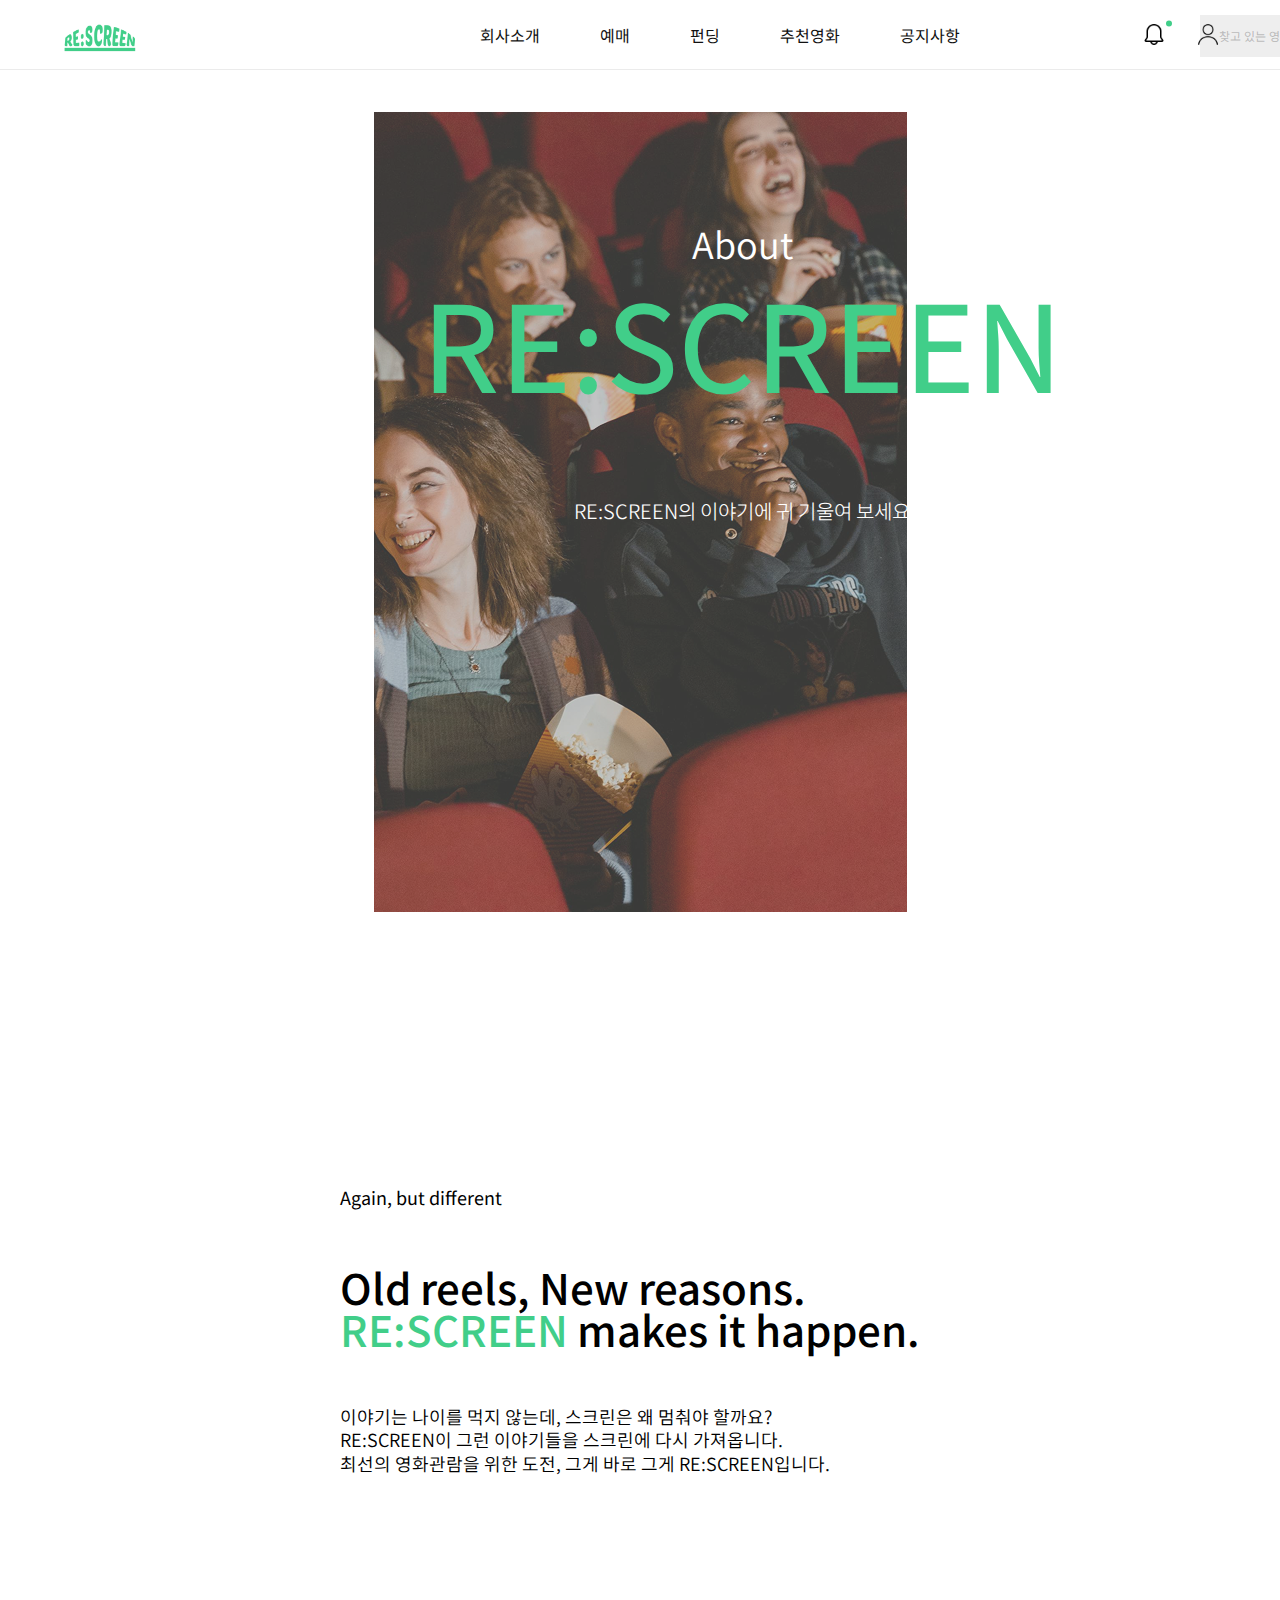
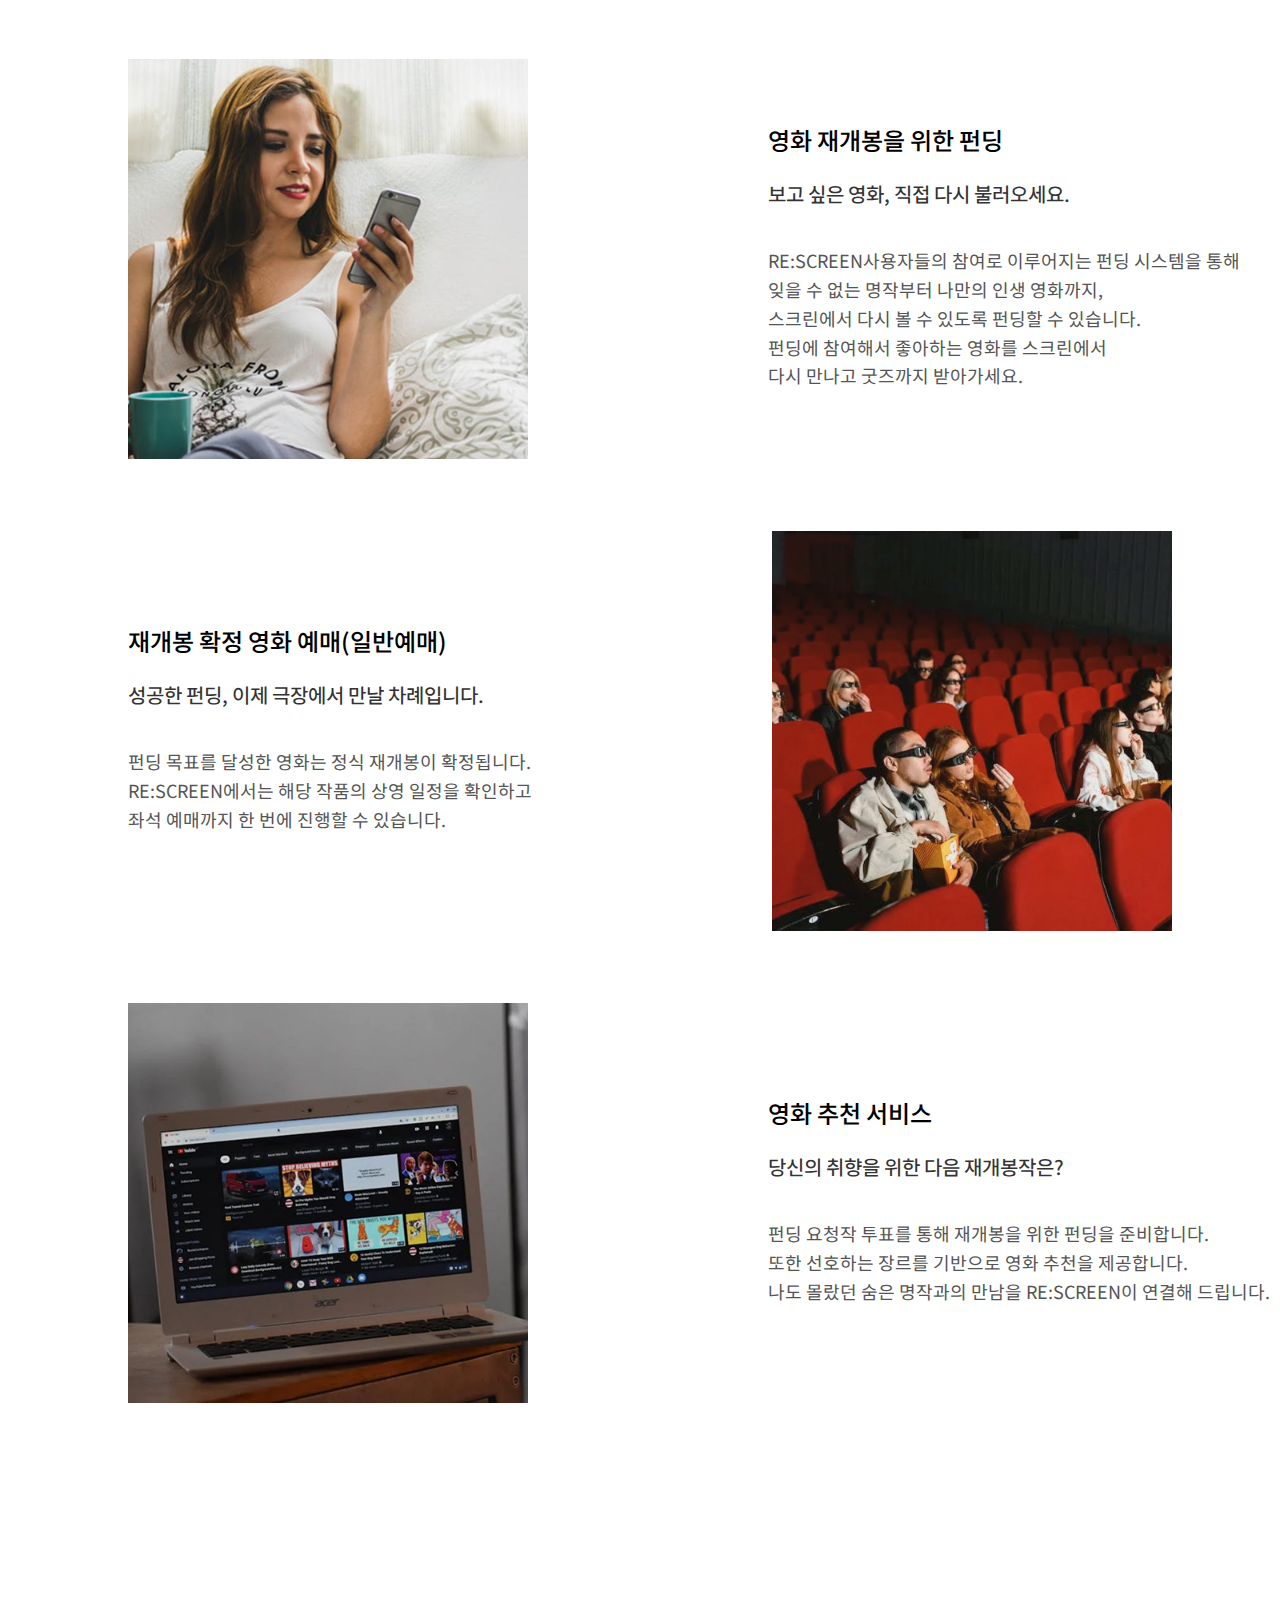
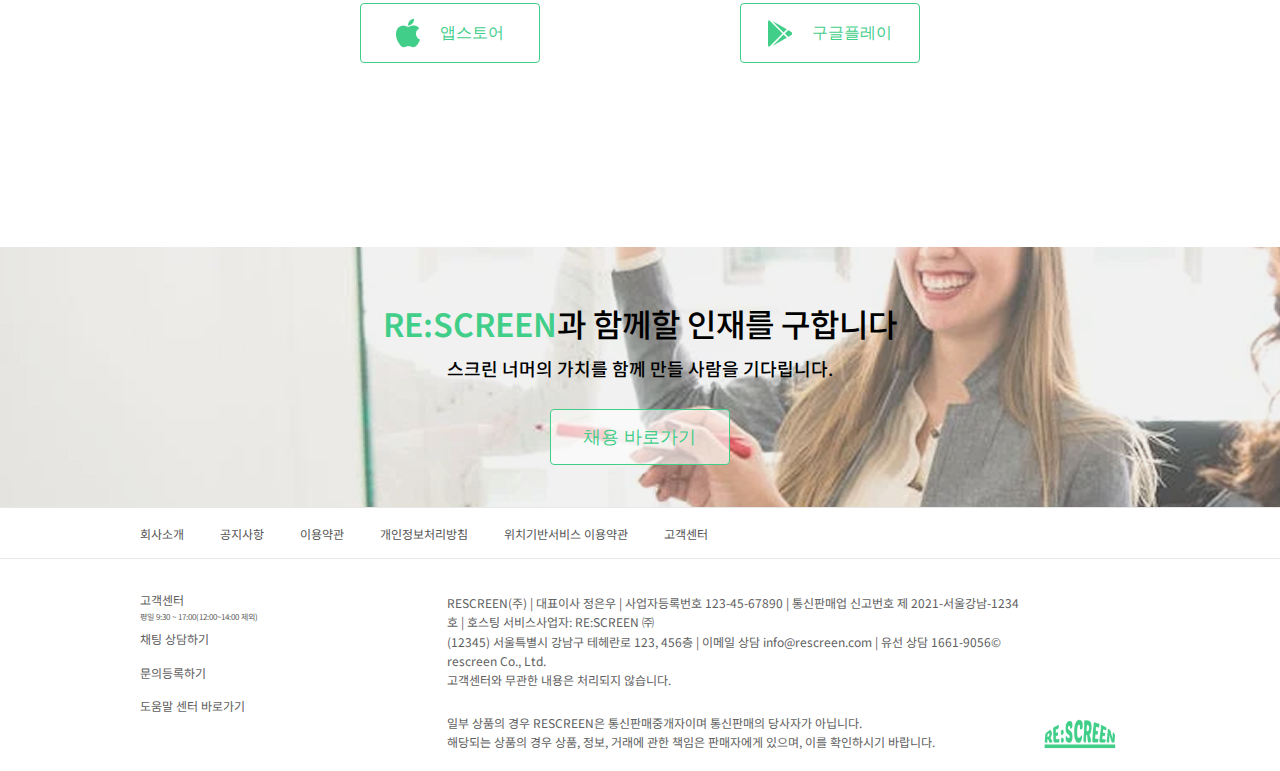
<file: introduce.html>
<!DOCTYPE html>
<html lang="en">
  <head>
    <meta charset="UTF-8" />
    <meta name="viewport" content="width=device-width, initial-scale=1.0" />
    <title>회사소개</title>
    <link rel="stylesheet" href="./css/introduce.css" />
  </head>
  <body>
    <div class="wrapper">
      <header>
        <div class="con">
          <!-- 로고 -->
          <h1>
            <a href="/"><img src="./img/header/logo.png" alt="logo" /></a>
          </h1>
          <!-- GNB -->
          <nav id="gnb">
            <ul>
              <li>
                <a href="./introduce.html">회사소개</a>
              </li>
              <li>
                <a href="#">예매</a>
                <!-- 2차 메뉴 -->
                <div class="submenu_wrap">
                  <ul class="submenu">
                    <li><a href="#">영화</a></li>
                    <li><a href="#">예매하기</a></li>
                    <li><a href="#">상영시간표</a></li>
                  </ul>
                </div>
              </li>
              <li>
                <a href="./funding.html">펀딩</a>
              </li>
              <li>
                <a href="#">추천영화</a>
                <!-- 2차 메뉴 -->
                <div class="submenu_wrap">
                  <ul class="submenu">
                    <li><a href="#">투표하기</a></li>
                    <li><a href="#">금주 추천 영화</a></li>
                  </ul>
                </div>
              </li>
              <li>
                <a href="#">공지사항</a>
                <!-- 2차 메뉴 -->
                <div class="submenu_wrap">
                  <ul class="submenu">
                    <li><a href="#">공지사항</a></li>
                    <li><a href="#">이벤트</a></li>
                    <li><a href="#">멤버쉽</a></li>
                  </ul>
                </div>
              </li>
            </ul>
          </nav>
          <!-- search bar -->
          <div class="search_bar">
            <h5>찾고 있는 영화가 있나요?</h5>
            <div class="search_img">
              <img
                src="./img/header/icons/search-interface-symbol.png"
                alt="서치바"
              />
            </div>
          </div>
          <!-- icon -->
          <div class="icons">
            <div class="bell-wrap">
              <button type="button">
                <img
                  src="./img/header/icons/bell.png"
                  alt="bell"
                  class="bell"
                />
                <span class="notification-dot"></span>
              </button>
              <div class="bell-submenu">
                <button class="close-btn">×</button>
                <ul>
                  <li>
                    <a href="#">회원 전용 쿠폰이 발급됐습니다</a>
                    <p>
                      지금 당장 마이페이지를 방문해서<br />
                      쿠폰을 확인해보세요!
                    </p>
                  </li>
                  <li>
                    <a href="#">회원 전용 쿠폰이 발급됐습니다</a>
                    <p>
                      지금 당장 마이페이지를 방문해서<br />
                      쿠폰을 확인해보세요!
                    </p>
                  </li>
                  <li>
                    <a href="#">회원 전용 쿠폰이 발급됐습니다</a>
                    <p>
                      지금 당장 마이페이지를 방문해서<br />
                      쿠폰을 확인해보세요!
                    </p>
                  </li>
                </ul>
              </div>
            </div>
            <button type="button">
              <img src="./img/header/icons/login.png" alt="login" />
            </button>
          </div>
        </div>
      </header>
      <main>
        <div class="mainvisual">
          <div class="main-textarea">
            <h3>About</h3>
            <h2>RE:SCREEN</h2>
            <h4>RE:SCREEN의 이야기에 귀 기울여 보세요</h4>
          </div>
          <img
            src="./img/introduce/intro_mainvisu.png"
            alt="introduce_mainvisual"
          />
        </div>
        <div class="center-textbox">
          <h4>Again, but different</h4>
          <h2>
            Old reels, New reasons.<br />
            <span>RE:SCREEN</span> makes it happen.
          </h2>
          <p>
            이야기는 나이를 먹지 않는데, 스크린은 왜 멈춰야 할까요?<br />
            RE:SCREEN이 그런 이야기들을 스크린에 다시 가져옵니다.<br />
            최선의 영화관람을 위한 도전, 그게 바로 그게 RE:SCREEN입니다.
          </p>
        </div>
        <section class="sec1">
          <div class="cardnews">
            <div class="first_line">
              <div class="img-box">
                <img src="./img/introduce/intro_01.png" alt="" />
              </div>
              <div class="textarea">
                <h3>영화 재개봉을 위한 펀딩</h3>
                <h4>보고 싶은 영화, 직접 다시 불러오세요.</h4>
                <p>
                  RE:SCREEN사용자들의 참여로 이루어지는 펀딩 시스템을 통해<br />
                  잊을 수 없는 명작부터 나만의 인생 영화까지,<br />
                  스크린에서 다시 볼 수 있도록 펀딩할 수 있습니다. <br />
                  펀딩에 참여해서 좋아하는 영화를 스크린에서<br />
                  다시 만나고 굿즈까지 받아가세요.
                </p>
              </div>
            </div>
            <div class="second_line">
              <div class="textarea">
                <h3>재개봉 확정 영화 예매(일반예매)</h3>
                <h4>성공한 펀딩, 이제 극장에서 만날 차례입니다.</h4>
                <p>
                  펀딩 목표를 달성한 영화는 정식 재개봉이 확정됩니다.<br />
                  RE:SCREEN에서는 해당 작품의 상영 일정을 확인하고 <br />
                  좌석 예매까지 한 번에 진행할 수 있습니다.
                </p>
              </div>
              <div class="img-box">
                <img src="./img/introduce/intro_02.png" alt="" />
              </div>
            </div>
            <div class="third_line">
              <div class="img-box">
                <img src="./img/introduce/intro_03.png" alt="" />
              </div>
              <div class="textarea">
                <h3>영화 추천 서비스</h3>
                <h4>당신의 취향을 위한 다음 재개봉작은?</h4>
                <p>
                  펀딩 요청작 투표를 통해 재개봉을 위한 펀딩을 준비합니다.<br />
                  또한 선호하는 장르를 기반으로 영화 추천을 제공합니다.<br />
                  나도 몰랐던 숨은 명작과의 만남을 RE:SCREEN이 연결해 드립니다.
                </p>
              </div>
            </div>
          </div>
          <div class="buttons">
            <button type="button" class="store-button">
              <img src="./img/introduce/apple-app.png" alt="appstore" />
              <h5>앱스토어</h5>
            </button>
            <button type="button" class="store-button">
              <img src="./img/introduce/google-app.png" alt="playstore" />
              <h5>구글플레이</h5>
            </button>
          </div>
        </section>
        <div class="recruit">
          <div class="recruit-text">
            <h3><span>RE:SCREEN</span>과 함께할 인재를 구합니다</h3>
            <h4>스크린 너머의 가치를 함께 만들 사람을 기다립니다.</h4>
            <button type="button" class="recruit-btn">채용 바로가기</button>
          </div>
        </div>
      </main>
      <footer>
        <div class="footer-top">
          <ul class="footer-links">
            <li><a href="#">회사소개</a></li>
            <li><a href="#">공지사항</a></li>
            <li><a href="#">이용약관</a></li>
            <li><a href="#">개인정보처리방침</a></li>
            <li><a href="#">위치기반서비스 이용약관</a></li>
            <li><a href="#">고객센터</a></li>
          </ul>
        </div>
        <div class="footer-bottom">
          <div class="footer-left">
            <p>
              고객센터<br /><span>평일 9:30 ~ 17:00(12:00~14:00 제외)</span>
            </p>
            <p>채팅 상담하기<br />문의등록하기<br />도움말 센터 바로가기</p>
          </div>
          <div class="footer-center">
            <p>
              RESCREEN(주) | 대표이사 정은우 | 사업자등록번호 123-45-67890 |
              통신판매업 신고번호 제 2021-서울강남-1234호 | 호스팅 서비스사업자:
              RE:SCREEN ㈜<br />
              (12345) 서울특별시 강남구 테헤란로 123, 456층 | 이메일 상담
              info@rescreen.com | 유선 상담 1661-9056&copy rescreen Co., Ltd.
              <br />고객센터와 무관한 내용은 처리되지 않습니다.
            </p>

            <p>
              일부 상품의 경우 RESCREEN은 통신판매중개자이며 통신판매의 당사자가
              아닙니다.<br />
              해당되는 상품의 경우 상품, 정보, 거래에 관한 책임은 판매자에게
              있으며, 이를 확인하시기 바랍니다.
            </p>
          </div>
          <div class="footer-right">
            <!-- 로고 이미지 자리 -->
            <a href="/"><img src="./img/header/logo.png" alt="로고" /></a>
          </div>
        </div>
      </footer>
    </div>
  </body>
</html>
</file>
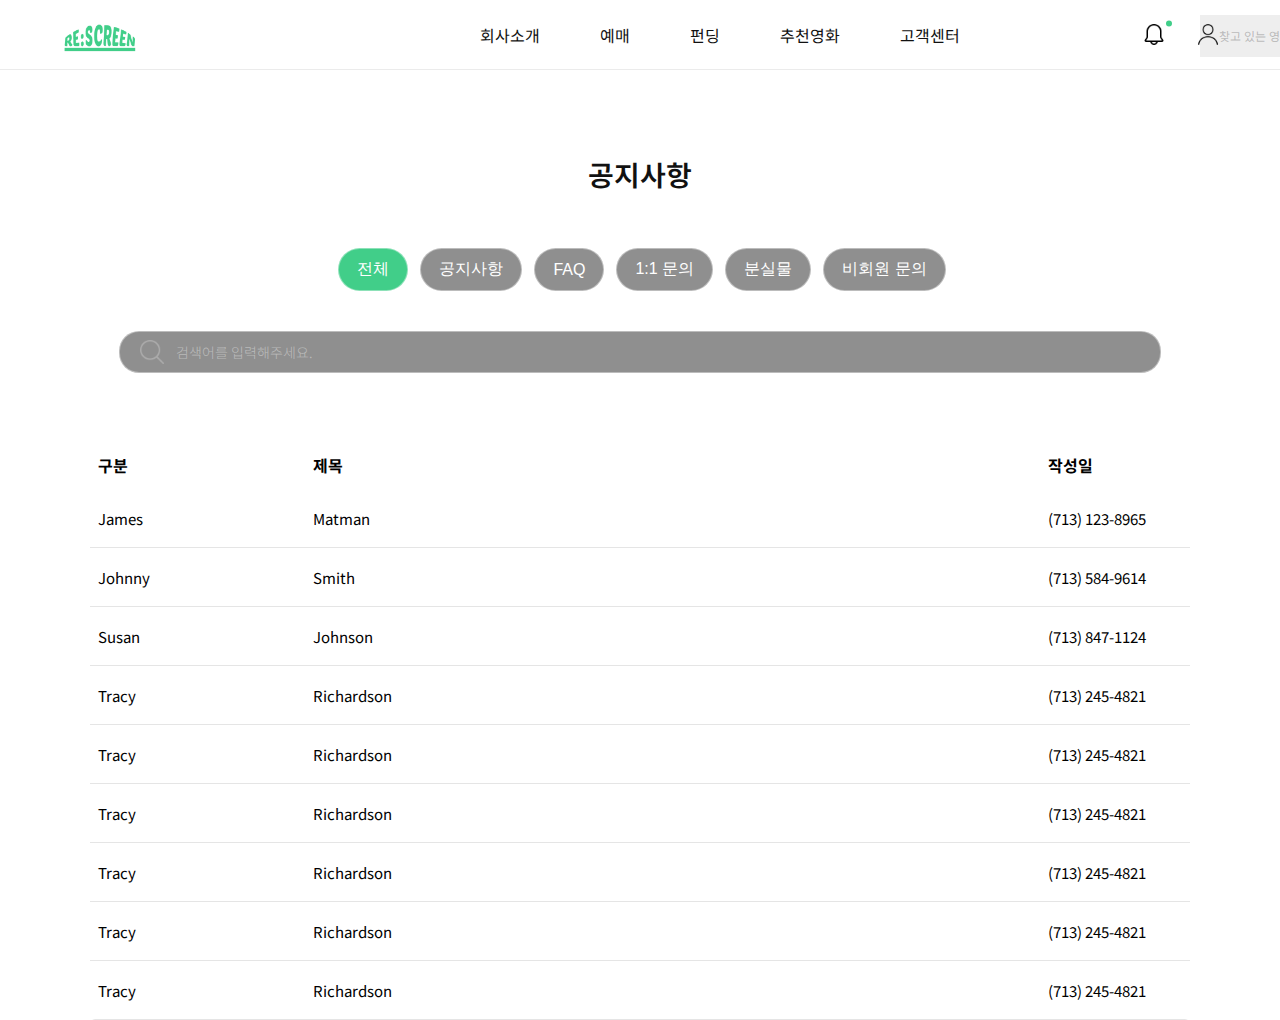
<file: sub/notice.html>
<!DOCTYPE html>
<html lang="en">
  <head>
    <meta charset="UTF-8" />
    <meta name="viewport" content="width=device-width, initial-scale=1.0" />
    <title>고객센터</title>
    <link rel="stylesheet" href="../css/sub/notice.css" />
  </head>
  <body>
    <div class="wrapper">
      <header>
        <div class="con">
          <!-- 로고 -->
          <h1>
            <a href="/"><img src="../../img/header/logo.png" alt="logo" /></a>
          </h1>
          <!-- GNB -->
          <nav id="gnb">
            <ul>
              <li>
                <a href="../../introduce.html">회사소개</a>
              </li>
              <li>
                <a href="../../sub/book/movie.html">예매</a>
              </li>
              <li>
                <a href="../../funding.html">펀딩</a>
              </li>
              <li>
                <a href="#">추천영화</a>
                <!-- 2차 메뉴 -->
                <div class="submenu_wrap">
                  <ul class="submenu">
                    <li><a href="#">추천영화</a></li>
                    <li><a href="#">투표하기</a></li>
                  </ul>
                </div>
              </li>
              <li>
                <a href="#">고객센터</a>
              </li>
            </ul>
          </nav>
          <!-- search bar -->
          <div class="search_bar">
            <h5>찾고 있는 영화가 있나요?</h5>
            <div class="search_img">
              <img
                src="../..//img/header/icons/search-interface-symbol.png"
                alt="서치바"
              />
            </div>
          </div>
          <!-- icon -->
          <div class="icons">
            <div class="bell-wrap">
              <button type="button">
                <img
                  src="../../img/header/icons/bell.png"
                  alt="bell"
                  class="bell"
                />
                <span class="notification-dot"></span>
              </button>
              <div class="bell-submenu">
                <button class="close-btn">×</button>
                <ul>
                  <li>
                    <a href="#">회원 전용 쿠폰이 발급됐습니다</a>
                    <p>
                      지금 당장 마이페이지를 방문해서<br />
                      쿠폰을 확인해보세요!
                    </p>
                  </li>
                  <li>
                    <a href="#">회원 전용 쿠폰이 발급됐습니다</a>
                    <p>
                      지금 당장 마이페이지를 방문해서<br />
                      쿠폰을 확인해보세요!
                    </p>
                  </li>
                  <li>
                    <a href="#">회원 전용 쿠폰이 발급됐습니다</a>
                    <p>
                      지금 당장 마이페이지를 방문해서<br />
                      쿠폰을 확인해보세요!
                    </p>
                  </li>
                </ul>
              </div>
            </div>
            <button type="button">
              <a href="./login.html">
                <img src="../../img/header/icons/login.png" alt="login" />
              </a>
            </button>
          </div>
        </div>
      </header>
      <main>
        <div class="main-con">
          <div class="con-top">
            <h2 class="title">공지사항</h2>
            <div class="filter-buttons">
              <button>전체</button>
              <button>공지사항</button>
              <button>FAQ</button>
              <button>1:1 문의</button>
              <button>분실물</button>
              <button>비회원 문의</button>
            </div>
            <div class="search">
              <div class="search-img">
                <img
                  src="../../img/header/icons/search-interface-symbol.png"
                  alt="search"
                />
              </div>
              <h5>검색어를 입력해주세요.</h5>
            </div>
          </div>
          <table>
            <thead>
              <tr>
                <th>구분</th>
                <th>제목</th>
                <th>작성일</th>
              </tr>
            </thead>
            <tbody>
              <tr>
                <td>James</td>
                <td>Matman</td>
                <td>(713) 123-8965</td>
              </tr>
              <tr>
                <td>Johnny</td>
                <td>Smith</td>
                <td>(713) 584-9614</td>
              </tr>
              <tr>
                <td>Susan</td>
                <td>Johnson</td>
                <td>(713) 847-1124</td>
              </tr>
              <tr>
                <td>Tracy</td>
                <td>Richardson</td>
                <td>(713) 245-4821</td>
              </tr>
              <tr>
                <td>Tracy</td>
                <td>Richardson</td>
                <td>(713) 245-4821</td>
              </tr>
              <tr>
                <td>Tracy</td>
                <td>Richardson</td>
                <td>(713) 245-4821</td>
              </tr>
              <tr>
                <td>Tracy</td>
                <td>Richardson</td>
                <td>(713) 245-4821</td>
              </tr>
              <tr>
                <td>Tracy</td>
                <td>Richardson</td>
                <td>(713) 245-4821</td>
              </tr>
              <tr>
                <td>Tracy</td>
                <td>Richardson</td>
                <td>(713) 245-4821</td>
              </tr>
            </tbody>
          </table>
        </div>
      </main>
    </div>
  </body>
</html>
</file>
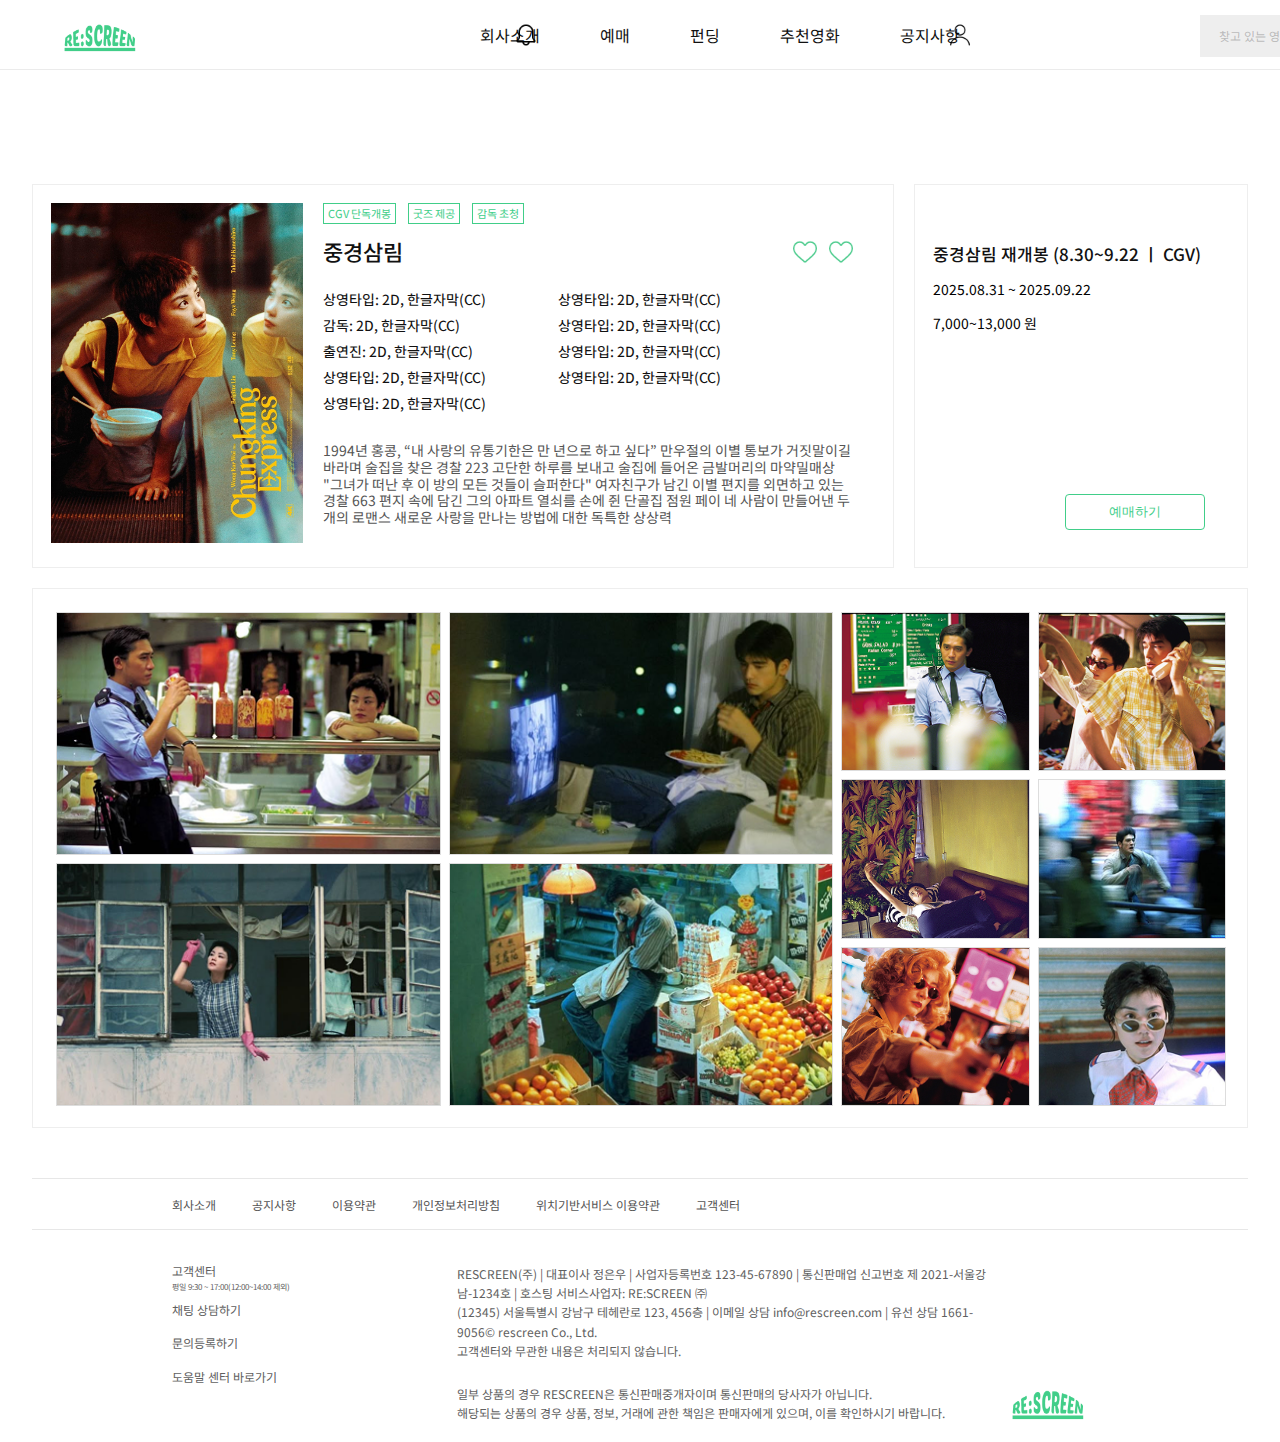
<file: sub/book/page01.html>
<!DOCTYPE html>
<html lang="en">
  <head>
    <meta charset="UTF-8" />
    <meta name="viewport" content="width=device-width, initial-scale=1.0" />
    <title>중경삼림 예매하기</title>
    <link rel="stylesheet" href="../../css/sub/book/page01.css" />
  </head>
  <body>
    <div class="con">
      <header>
        <div class="con">
          <!-- 로고 -->
          <h1>
            <a href="/"><img src="../../img/header/logo.png" alt="logo" /></a>
          </h1>
          <!-- GNB -->
          <nav id="gnb">
            <ul>
              <li>
                <a href="../../introduce.html">회사소개</a>
              </li>
              <li>
                <a href="../book/movie.html">예매</a>
              </li>
              <li>
                <a href="../../funding.html">펀딩</a>
              </li>
              <li>
                <a href="#">추천영화</a>
                <!-- 2차 메뉴 -->
                <div class="submenu_wrap">
                  <ul class="submenu">
                    <li><a href="#">투표하기</a></li>
                    <li><a href="#">금주 추천 영화</a></li>
                  </ul>
                </div>
              </li>
              <li>
                <a href="#">공지사항</a>
                <!-- 2차 메뉴 -->
                <div class="submenu_wrap">
                  <ul class="submenu">
                    <li><a href="#">공지사항</a></li>
                    <li><a href="#">이벤트</a></li>
                    <li><a href="#">멤버쉽</a></li>
                  </ul>
                </div>
              </li>
            </ul>
          </nav>
          <!-- search bar -->
          <div class="search_bar">
            <h5>찾고 있는 영화가 있나요?</h5>
            <div class="search_img">
              <img
                src="../../img/header/icons/search-interface-symbol.png"
                alt="서치바"
              />
            </div>
          </div>
          <!-- icon -->
          <div class="icons">
            <div class="bell-wrap">
              <button type="button">
                <img
                  src="../../img/header/icons/bell.png"
                  alt="bell"
                  class="bell"
                />
                <span class="notification-dot"></span>
              </button>
              <div class="bell-submenu">
                <button class="close-btn">×</button>
                <ul>
                  <li>
                    <a href="#">회원 전용 쿠폰이 발급됐습니다</a>
                    <p>
                      지금 당장 마이페이지를 방문해서<br />
                      쿠폰을 확인해보세요!
                    </p>
                  </li>
                  <li>
                    <a href="#">회원 전용 쿠폰이 발급됐습니다</a>
                    <p>
                      지금 당장 마이페이지를 방문해서<br />
                      쿠폰을 확인해보세요!
                    </p>
                  </li>
                  <li>
                    <a href="#">회원 전용 쿠폰이 발급됐습니다</a>
                    <p>
                      지금 당장 마이페이지를 방문해서<br />
                      쿠폰을 확인해보세요!
                    </p>
                  </li>
                </ul>
              </div>
            </div>
            <button type="button">
              <img src="../../img/header/icons/login.png" alt="login" />
            </button>
          </div>
        </div>
      </header>
      <main>
        <div class="con">
          <section class="sec1">
            <div class="content-wrap">
              <div class="left-side">
                <div class="left-img">
                  <img src="../../img/mainvisual/thumb1.jpg" alt="" />
                </div>
                <div class="left-text">
                  <div class="title">
                    <div class="title-top">
                      <h6>CGV 단독개봉</h6>
                      <h6>굿즈 제공</h6>
                      <h6>감독 초청</h6>
                    </div>
                    <div class="title-bottom">
                      <h2>중경삼림</h2>
                      <div class="title-icons">
                        <div class="share">
                          <img src="../../img/main/heart.png" alt="" />
                        </div>
                        <div class="heart">
                          <img src="../../img/main/heart.png" alt="" />
                        </div>
                      </div>
                    </div>
                  </div>
                  <div class="top">
                    <div class="top-left">
                      <h3>상영타입: 2D, 한글자막(CC)</h3>
                      <h3>감독: 2D, 한글자막(CC)</h3>
                      <h3>출연진: 2D, 한글자막(CC)</h3>
                      <h3>상영타입: 2D, 한글자막(CC)</h3>
                      <h3>상영타입: 2D, 한글자막(CC)</h3>
                    </div>
                    <div class="top-right">
                      <h3>상영타입: 2D, 한글자막(CC)</h3>
                      <h3>상영타입: 2D, 한글자막(CC)</h3>
                      <h3>상영타입: 2D, 한글자막(CC)</h3>
                      <h3>상영타입: 2D, 한글자막(CC)</h3>
                    </div>
                  </div>
                  <div class="bottom">
                    <p>
                      1994년 홍콩, “내 사랑의 유통기한은 만 년으로 하고 싶다”
                      만우절의 이별 통보가 거짓말이길 바라며 술집을 찾은 경찰
                      223 고단한 하루를 보내고 술집에 들어온 금발머리의
                      마약밀매상 "그녀가 떠난 후 이 방의 모든 것들이 슬퍼한다"
                      여자친구가 남긴 이별 편지를 외면하고 있는 경찰 663 편지
                      속에 담긴 그의 아파트 열쇠를 손에 쥔 단골집 점원 페이 네
                      사람이 만들어낸 두 개의 로맨스 새로운 사랑을 만나는 방법에
                      대한 독특한 상상력
                    </p>
                  </div>
                </div>
              </div>
              <div class="right-side">
                <h2>중경삼림 재개봉 (8.30~9.22 ㅣ CGV)</h2>
                <div class="book-sec">
                  <div class="book-sec-text">
                    <h3>2025.08.31 ~ 2025.09.22</h3>
                    <h4>7,000~13,000 원</h4>
                  </div>
                  <button class="book">예매하기</button>
                </div>
              </div>
            </div>
          </section>
          <section class="sec2">
            <div class="img-collection">
              <div class="four-1">
                <img src="../../img/book_movie/page/image 177.png" alt="1" />
              </div>
              <div class="four-1">
                <img src="../../img/book_movie/page/image 178.png" alt="2" />
              </div>
              <div class="four-3">
                <img src="../../img/book_movie/page/image 194.png" alt="3" />
              </div>
              <div class="four-3">
                <img src="../../img/book_movie/page/image 185.png" alt="4" />
              </div>

              <div class="six-1">
                <img src="../../img/book_movie/page/image 198.png" alt="5" />
              </div>
              <div class="six-1">
                <img src="../../img/book_movie/page/image 196.png" alt="6" />
              </div>
              <div class="six-3">
                <img src="../../img/book_movie/page/image 195.png" alt="7" />
              </div>
              <div class="six-3">
                <img src="../../img/book_movie/page/image 197.png" alt="8" />
              </div>
              <div class="six-5">
                <img src="../../img/book_movie/page/image 189.png" alt="9" />
              </div>
              <div class="six-5">
                <img src="../../img/book_movie/page/image 199.png" alt="10" />
              </div>
            </div>
          </section>
        </div>
      </main>
      <footer>
        <div class="footer-top">
          <ul class="footer-links">
            <li><a href="#">회사소개</a></li>
            <li><a href="#">공지사항</a></li>
            <li><a href="#">이용약관</a></li>
            <li><a href="#">개인정보처리방침</a></li>
            <li><a href="#">위치기반서비스 이용약관</a></li>
            <li><a href="#">고객센터</a></li>
          </ul>
        </div>
        <div class="footer-bottom">
          <div class="footer-left">
            <p>
              고객센터<br /><span>평일 9:30 ~ 17:00(12:00~14:00 제외)</span>
            </p>
            <p>채팅 상담하기<br />문의등록하기<br />도움말 센터 바로가기</p>
          </div>
          <div class="footer-center">
            <p>
              RESCREEN(주) | 대표이사 정은우 | 사업자등록번호 123-45-67890 |
              통신판매업 신고번호 제 2021-서울강남-1234호 | 호스팅 서비스사업자:
              RE:SCREEN ㈜<br />
              (12345) 서울특별시 강남구 테헤란로 123, 456층 | 이메일 상담
              info@rescreen.com | 유선 상담 1661-9056&copy rescreen Co., Ltd.
              <br />고객센터와 무관한 내용은 처리되지 않습니다.
            </p>

            <p>
              일부 상품의 경우 RESCREEN은 통신판매중개자이며 통신판매의 당사자가
              아닙니다.<br />
              해당되는 상품의 경우 상품, 정보, 거래에 관한 책임은 판매자에게
              있으며, 이를 확인하시기 바랍니다.
            </p>
          </div>
          <div class="footer-right">
            <!-- 로고 이미지 자리 -->
            <a href="../../index.html">
              <img src="../../img/header/logo.png" alt="로고"
            /></a>
          </div>
        </div>
      </footer>
    </div>
  </body>
</html>
</file>
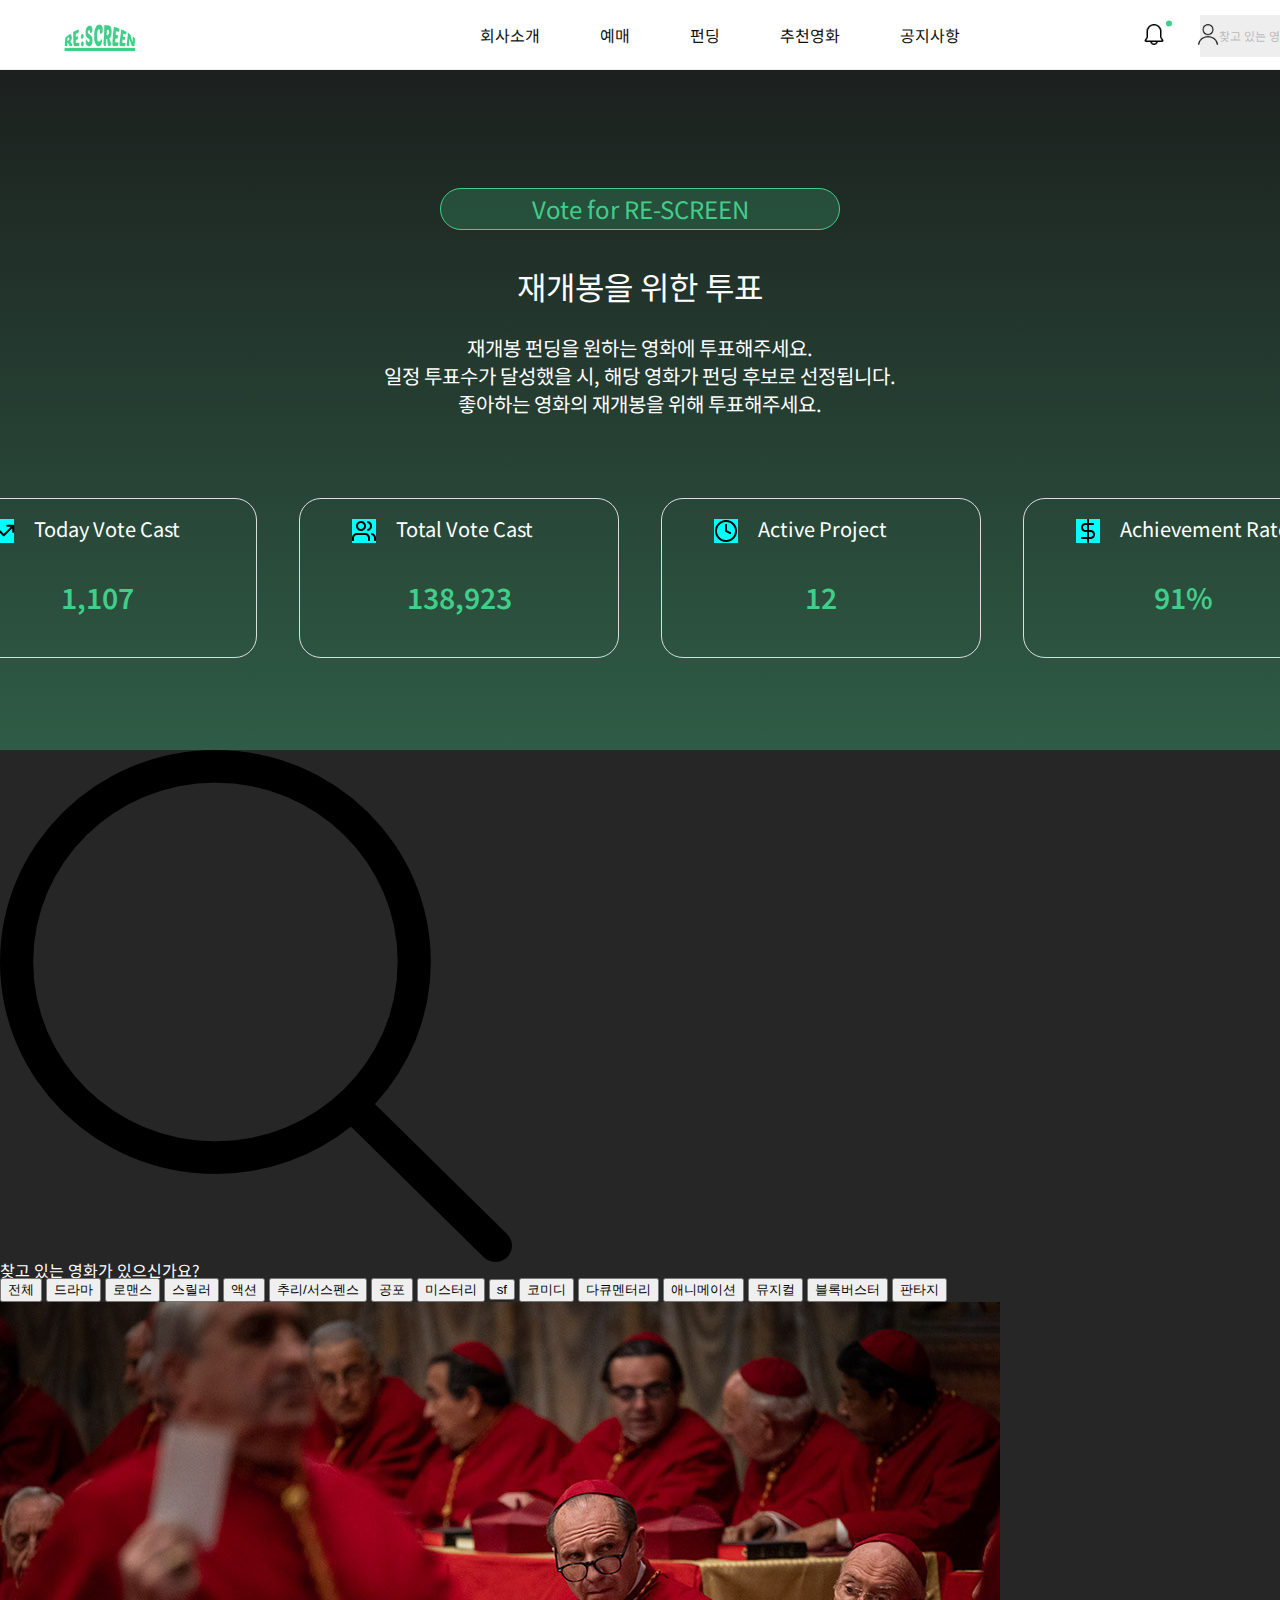
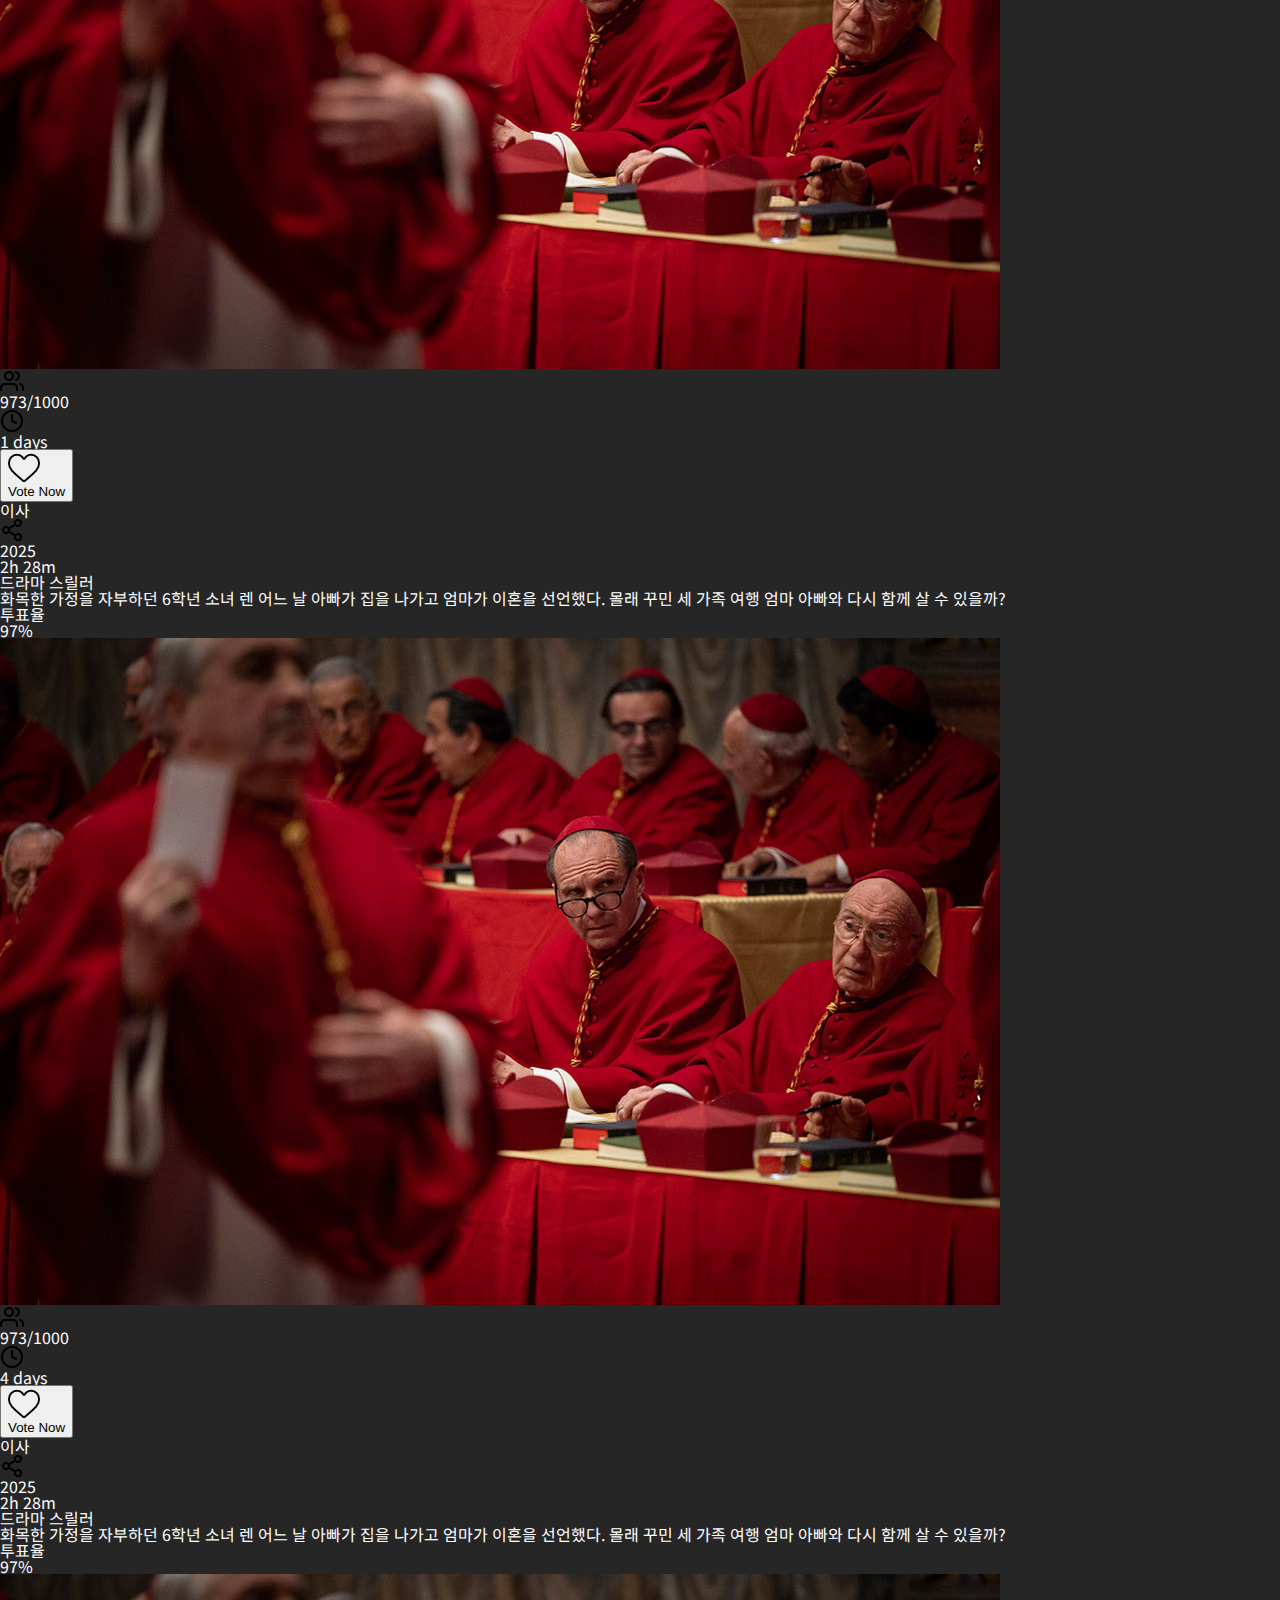
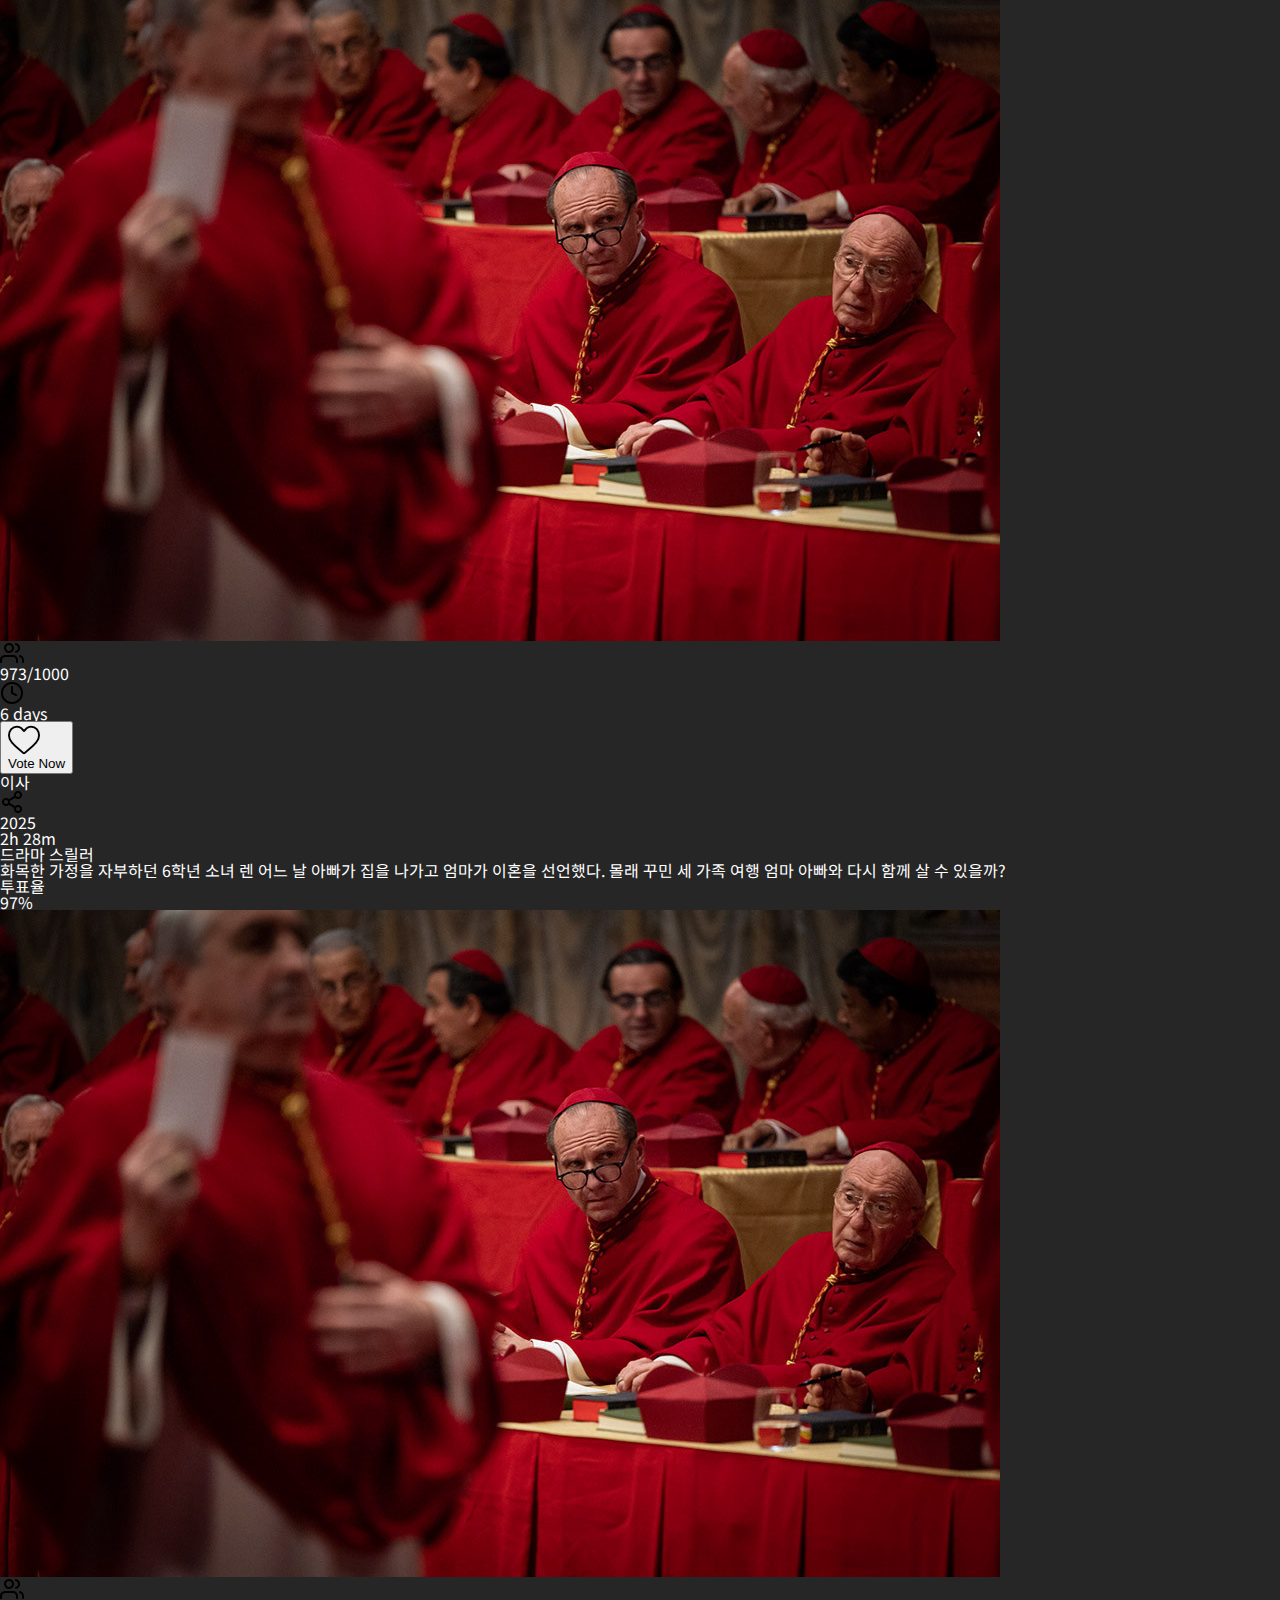
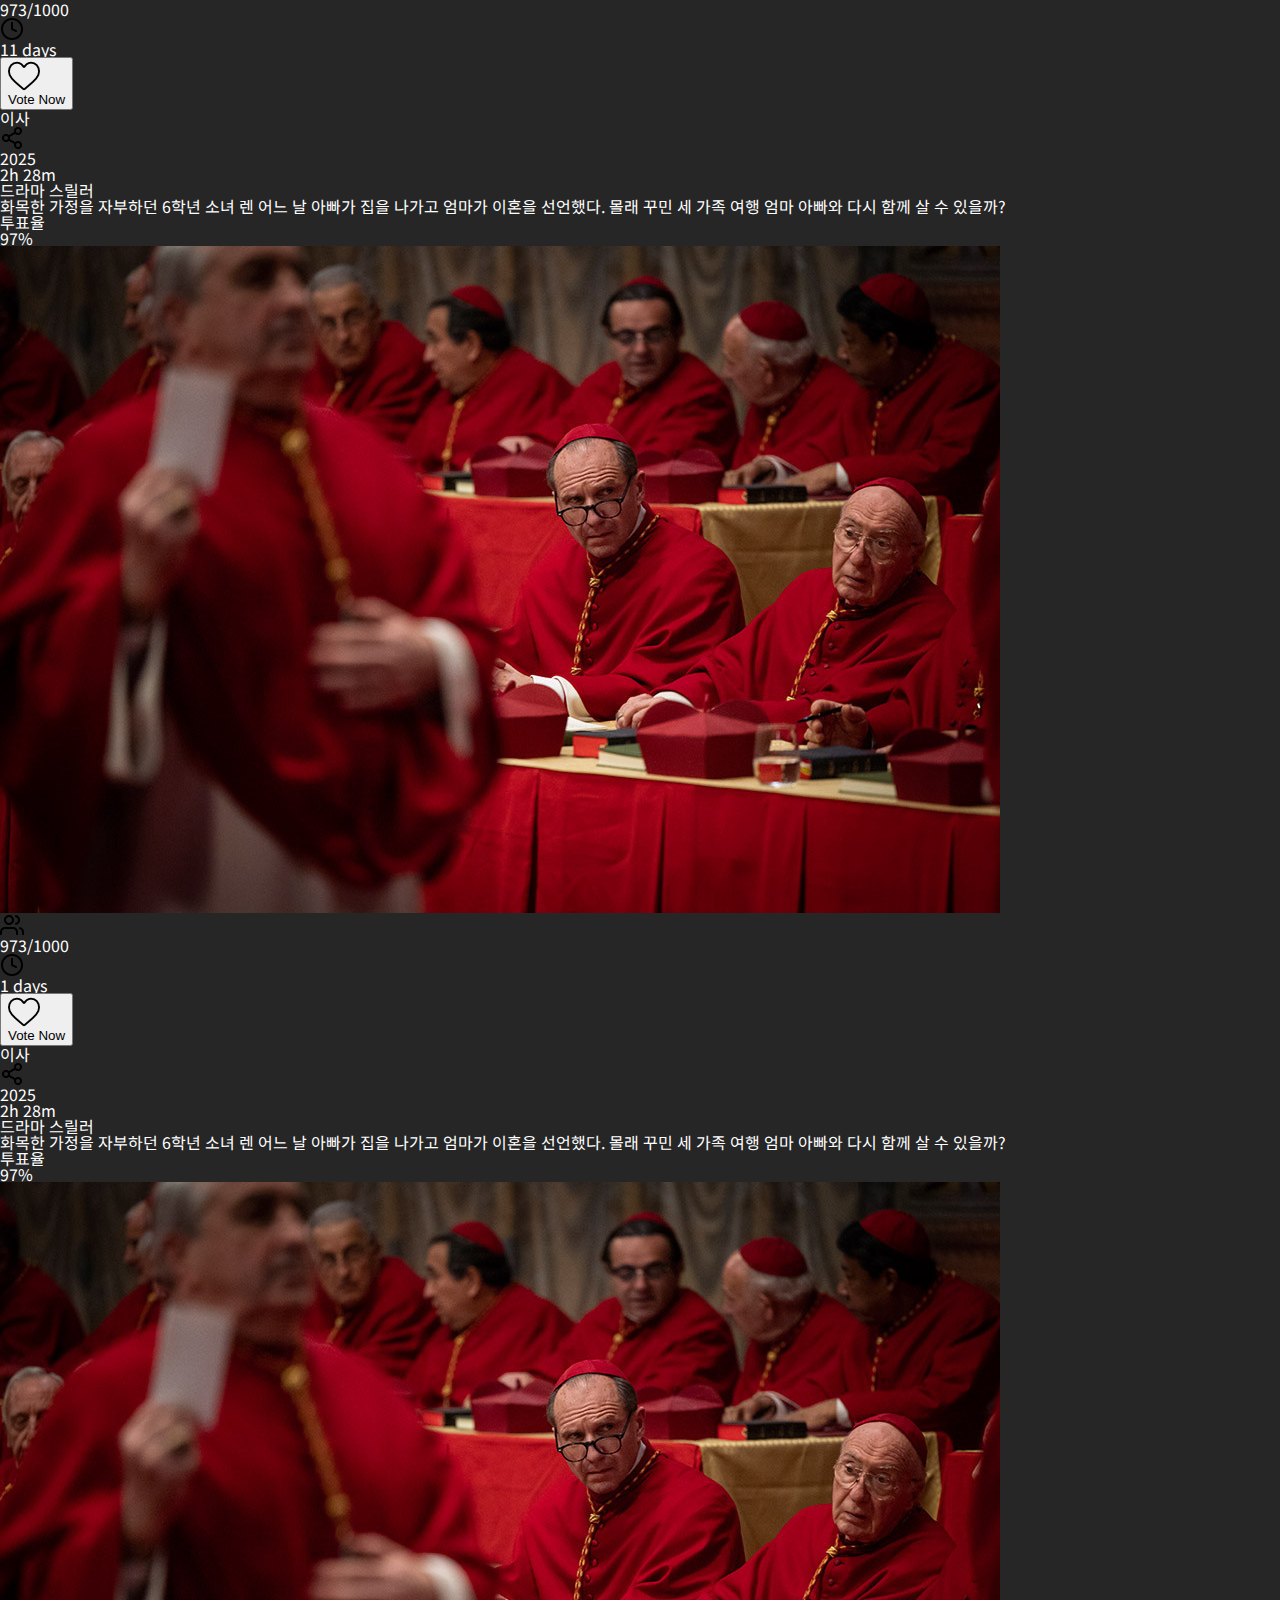
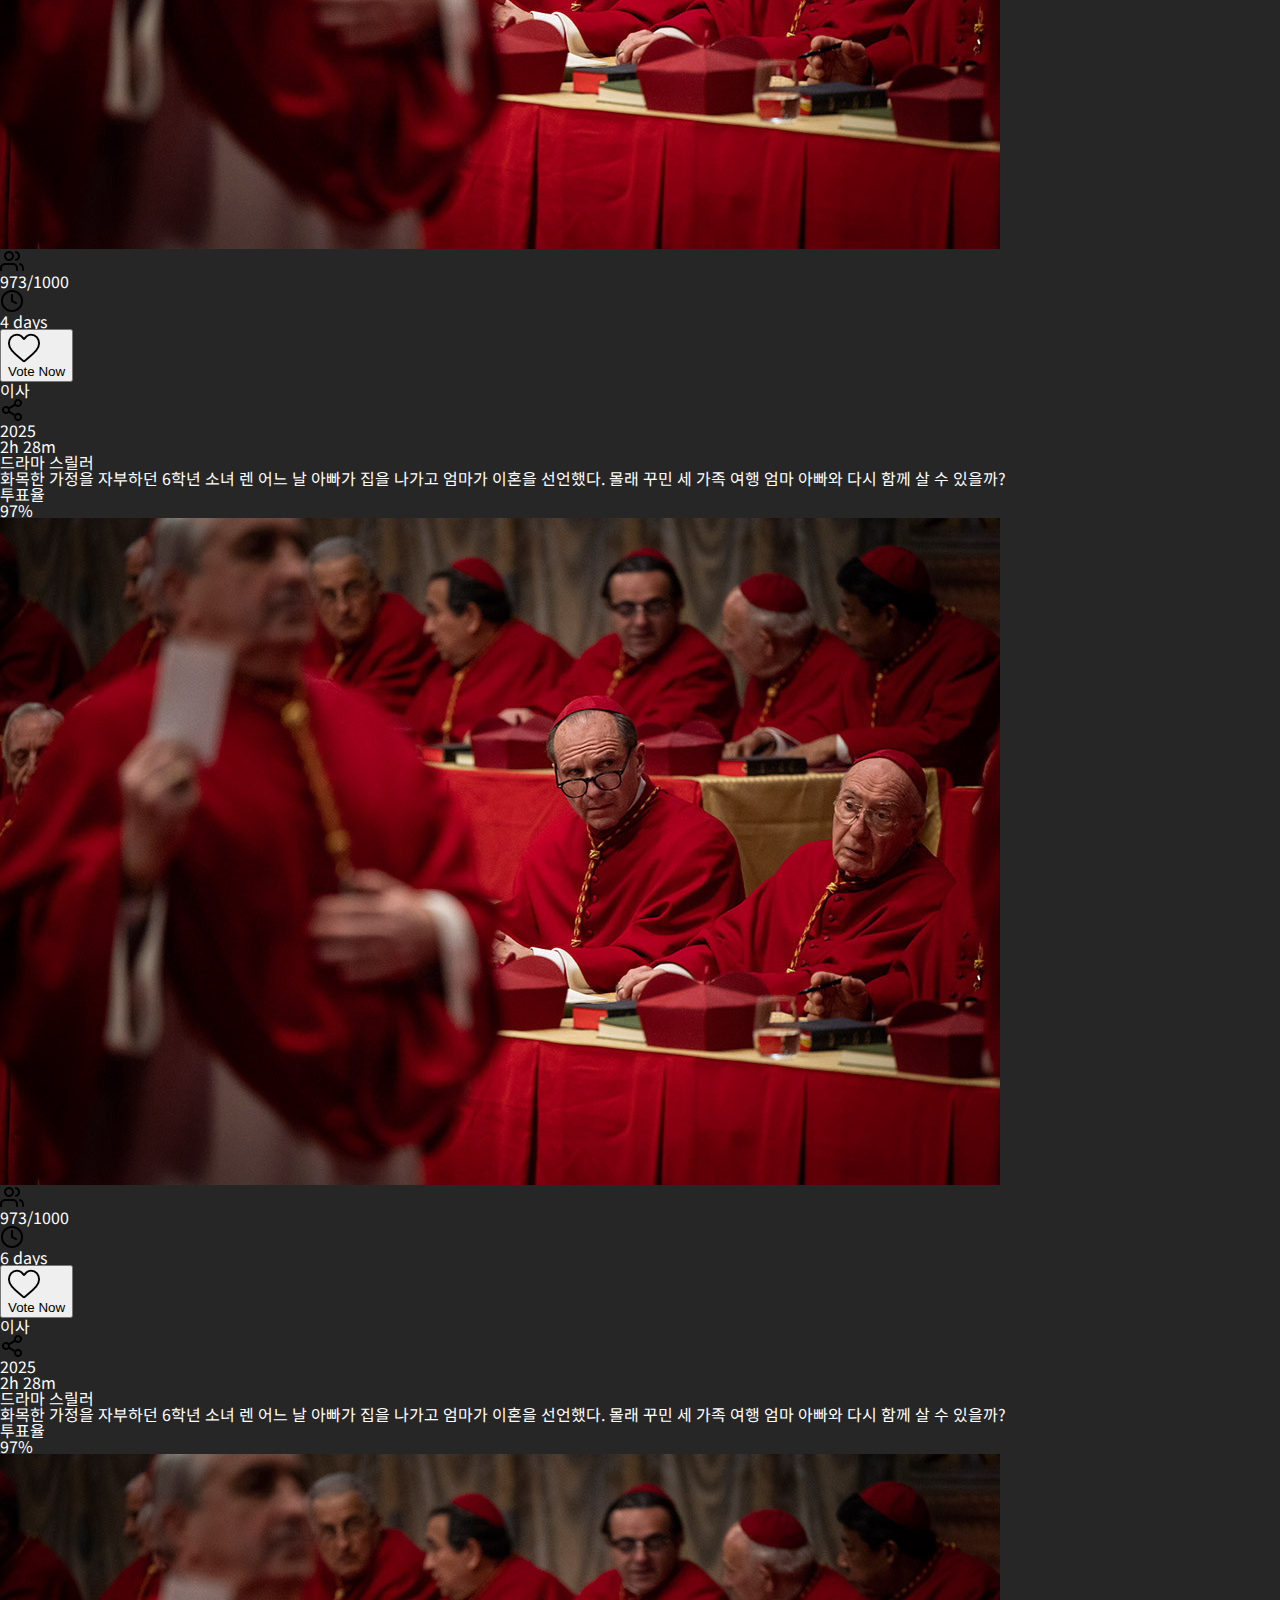
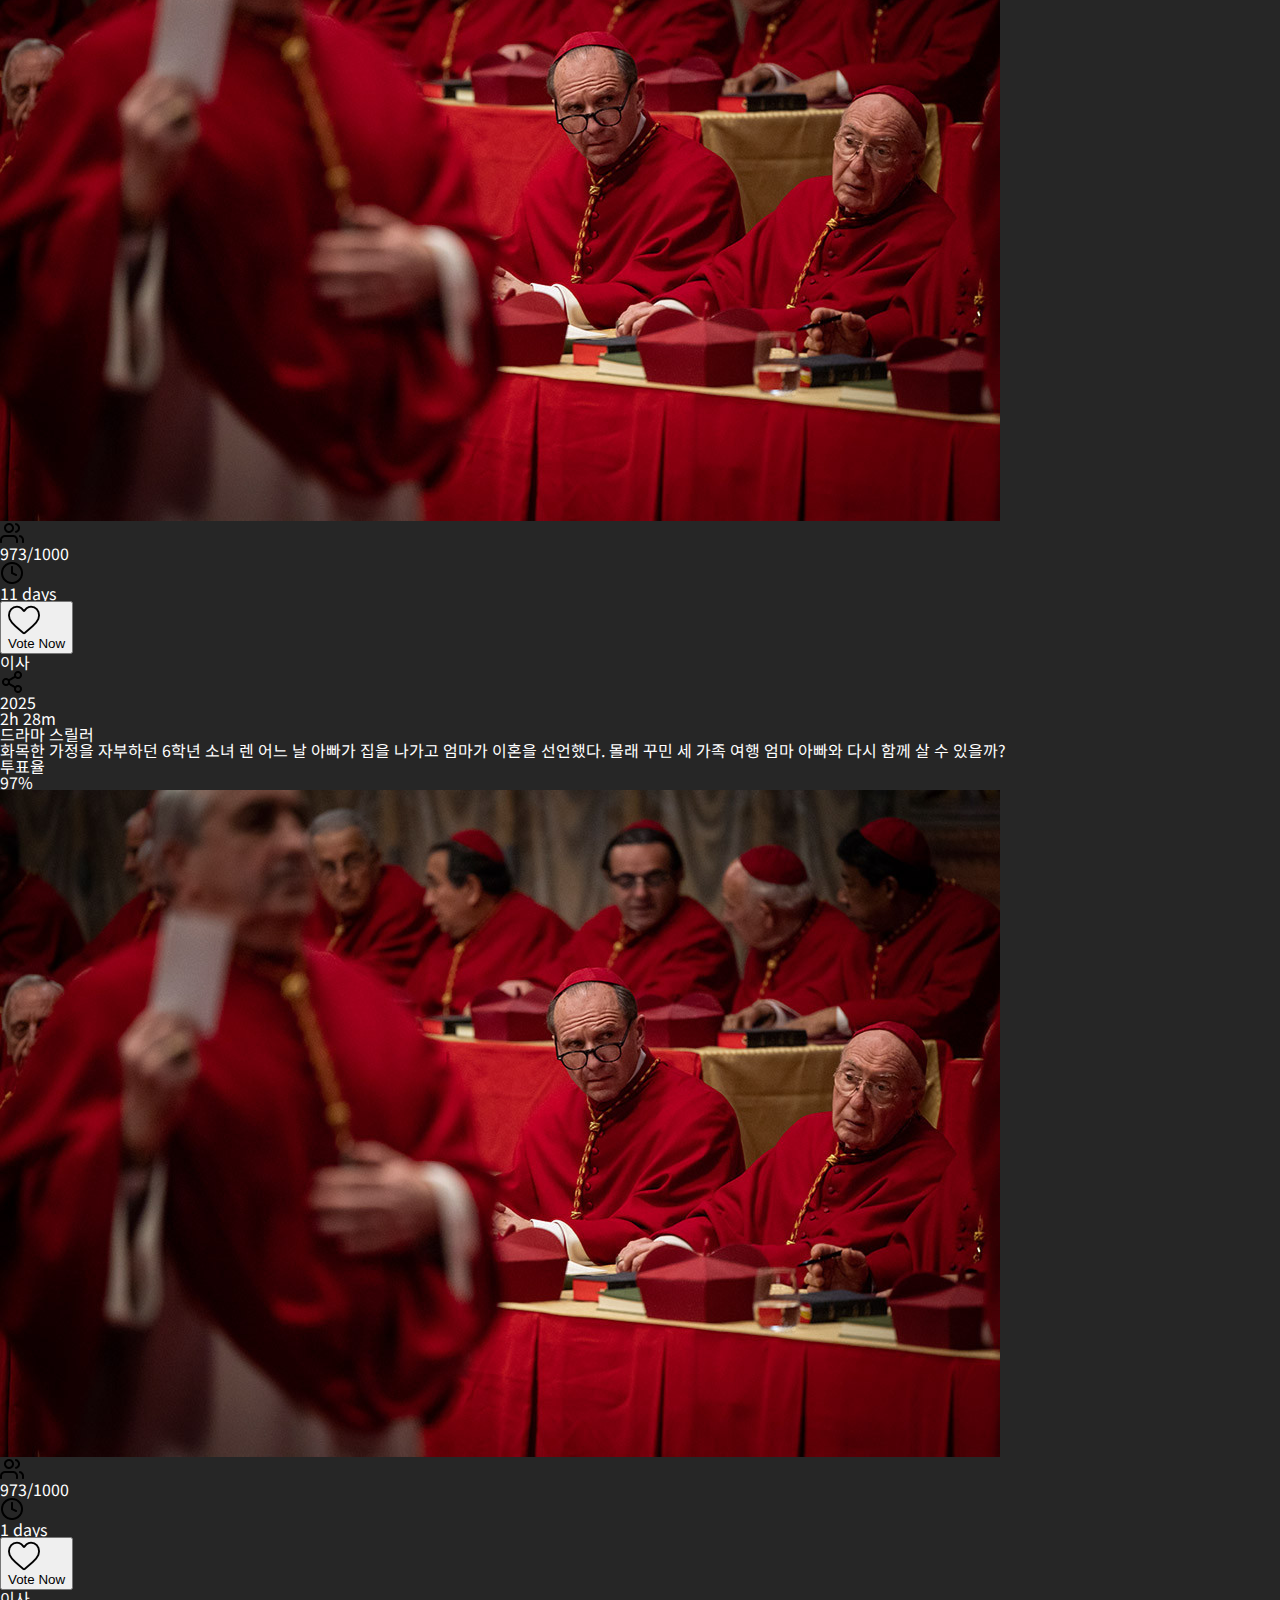
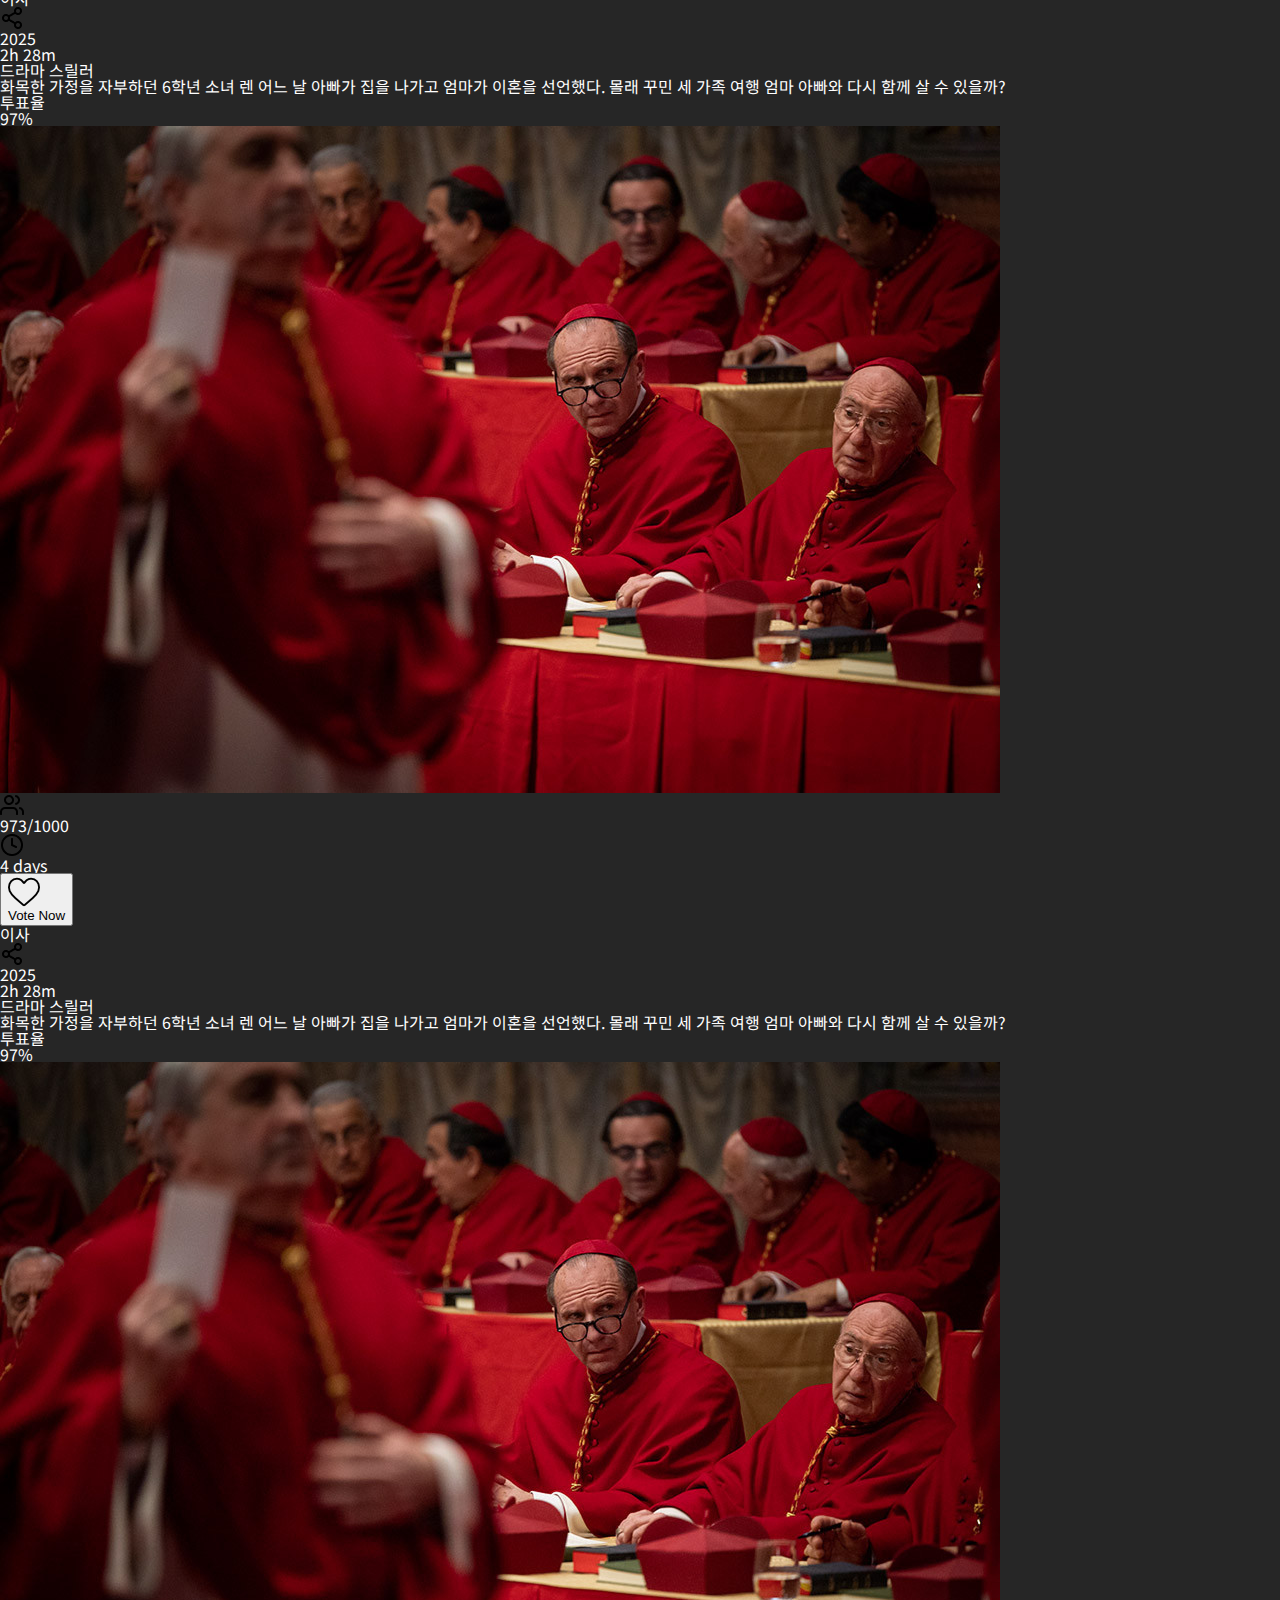
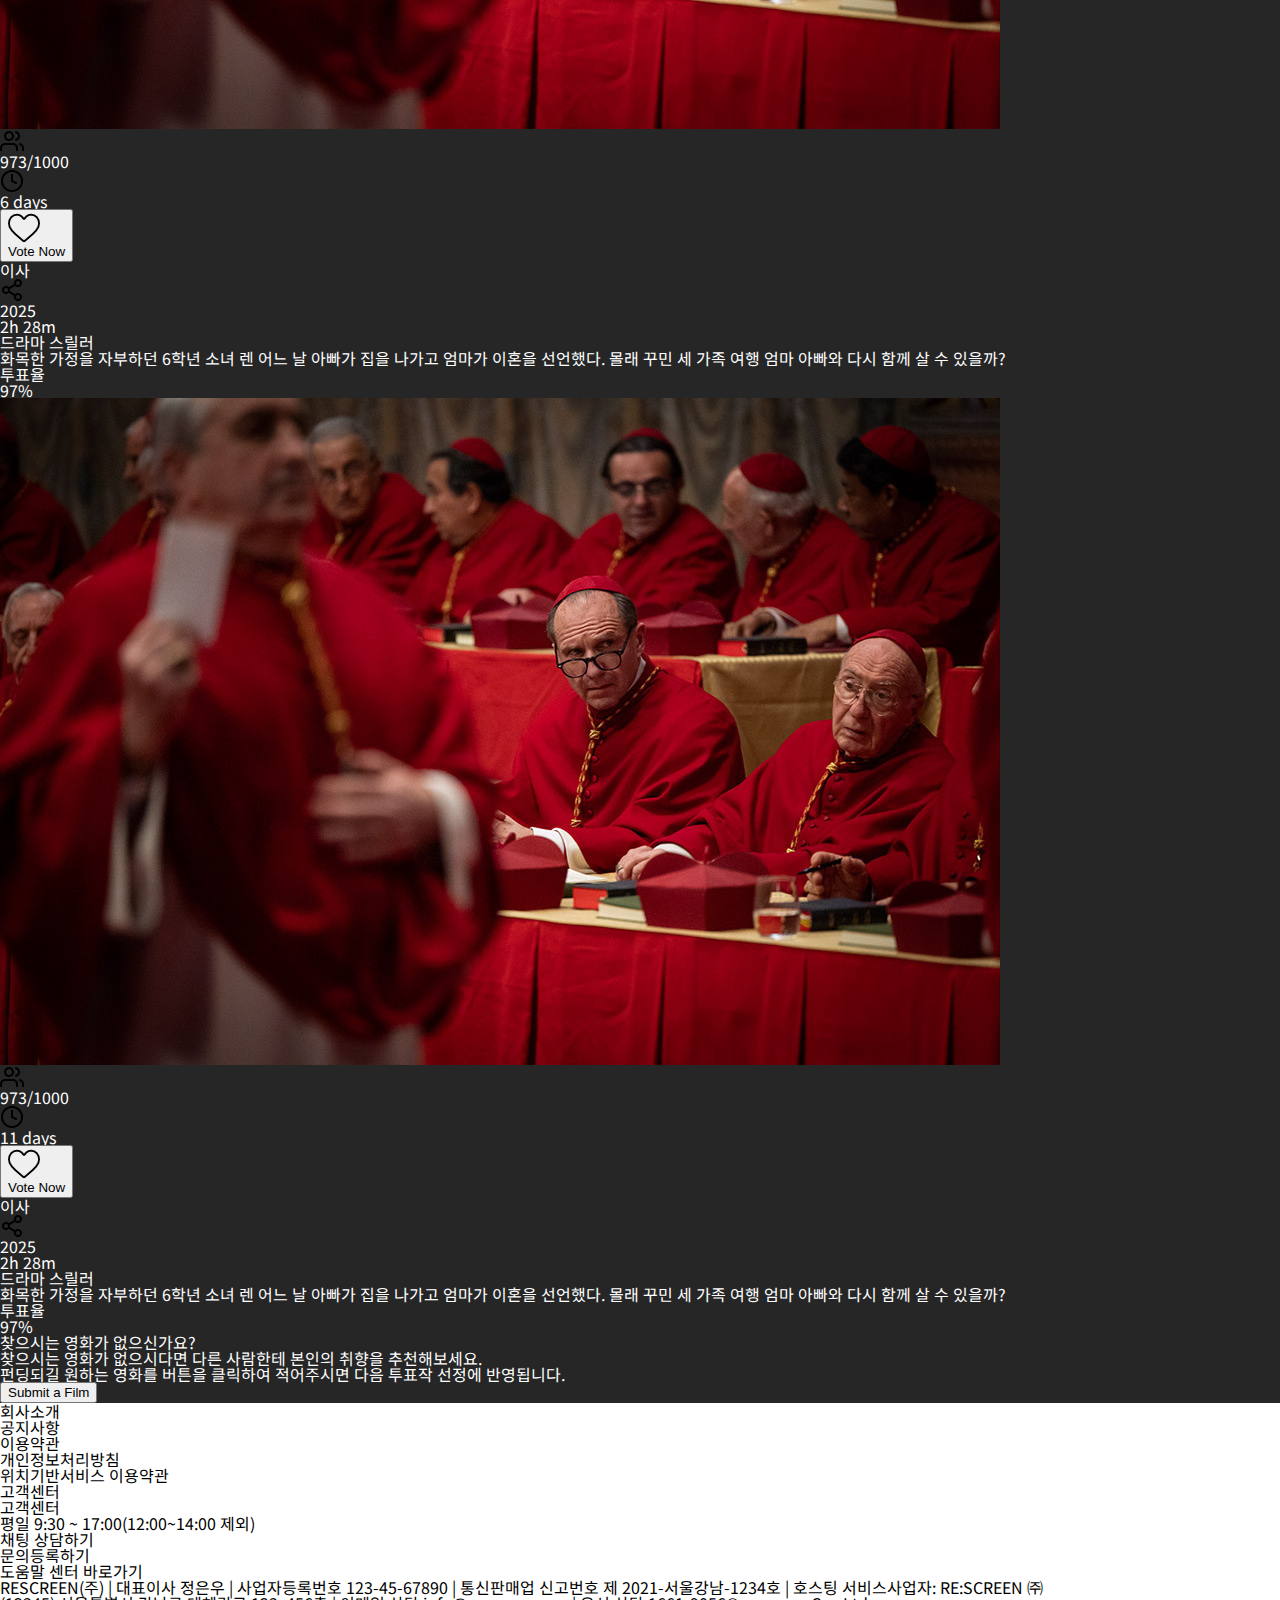
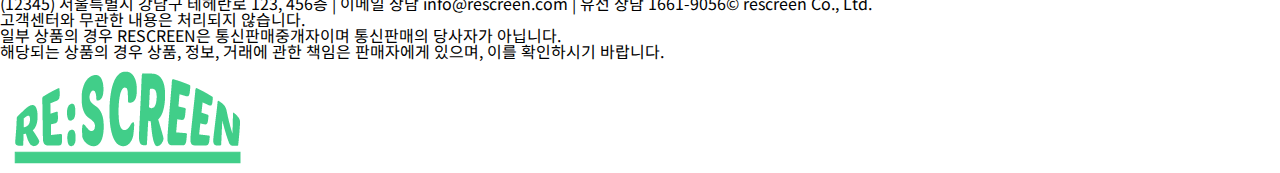
<file: sub/rec/vote.html>
<!DOCTYPE html>
<html lang="en">
  <head>
    <meta charset="UTF-8" />
    <meta name="viewport" content="width=device-width, initial-scale=1.0" />
    <title>투표하기</title>
    <link rel="stylesheet" href="../../css/sub/rec/vote.css" />
  </head>
  <body>
    <div class="wrapper">
      <header>
        <div class="con">
          <!-- 로고 -->
          <h1>
            <a href="/"><img src="../../img/header/logo.png" alt="logo" /></a>
          </h1>
          <!-- GNB -->
          <nav id="gnb">
            <ul>
              <li>
                <a href="../../introduce.html">회사소개</a>
              </li>
              <li>
                <a href="../../sub/book/movie.html">예매</a>
              </li>
              <li>
                <a href="../../funding.html">펀딩</a>
              </li>
              <li>
                <a href="#">추천영화</a>
                <!-- 2차 메뉴 -->
                <div class="submenu_wrap">
                  <ul class="submenu">
                    <li><a href="#">추천영화</a></li>
                    <li><a href="#">투표하기</a></li>
                  </ul>
                </div>
              </li>
              <li>
                <a href="#">공지사항</a>
                <!-- 2차 메뉴 -->
                <div class="submenu_wrap">
                  <ul class="submenu">
                    <li><a href="#">공지사항</a></li>
                    <li><a href="#">이벤트</a></li>
                    <li><a href="#">멤버쉽</a></li>
                  </ul>
                </div>
              </li>
            </ul>
          </nav>
          <!-- search bar -->
          <div class="search_bar">
            <h5>찾고 있는 영화가 있나요?</h5>
            <div class="search_img">
              <img
                src="../..//img/header/icons/search-interface-symbol.png"
                alt="서치바"
              />
            </div>
          </div>
          <!-- icon -->
          <div class="icons">
            <div class="bell-wrap">
              <button type="button">
                <img
                  src="../../img/header/icons/bell.png"
                  alt="bell"
                  class="bell"
                />
                <span class="notification-dot"></span>
              </button>
              <div class="bell-submenu">
                <button class="close-btn">×</button>
                <ul>
                  <li>
                    <a href="#">회원 전용 쿠폰이 발급됐습니다</a>
                    <p>
                      지금 당장 마이페이지를 방문해서<br />
                      쿠폰을 확인해보세요!
                    </p>
                  </li>
                  <li>
                    <a href="#">회원 전용 쿠폰이 발급됐습니다</a>
                    <p>
                      지금 당장 마이페이지를 방문해서<br />
                      쿠폰을 확인해보세요!
                    </p>
                  </li>
                  <li>
                    <a href="#">회원 전용 쿠폰이 발급됐습니다</a>
                    <p>
                      지금 당장 마이페이지를 방문해서<br />
                      쿠폰을 확인해보세요!
                    </p>
                  </li>
                </ul>
              </div>
            </div>
            <button type="button">
              <a href="./login.html">
                <img src="../../img/header/icons/login.png" alt="login" />
              </a>
            </button>
          </div>
        </div>
      </header>
      <main>
        <section class="subvisual">
          <div class="subvisual-content">
            <div class="subvisual-txt">
              <h3>Vote for RE-SCREEN</h3>
              <h2>재개봉을 위한 투표</h2>
              <p>
                재개봉 펀딩을 원하는 영화에 투표해주세요.<br />
                일정 투표수가 달성했을 시, 해당 영화가 펀딩 후보로
                선정됩니다.<br />
                좋아하는 영화의 재개봉을 위해 투표해주세요.
              </p>
            </div>
            <div class="subvisual-boxes">
              <div class="subvisual-box">
                <div class="box-top">
                  <div class="box-icon">
                    <img src="../../img/rec_vote/trending-up.png" alt="" />
                  </div>
                  <h5>Today Vote Cast</h5>
                </div>
                <div class="box-bottom">
                  <h4>1,107</h4>
                </div>
              </div>
              <div class="subvisual-box">
                <div class="box-top">
                  <div class="box-icon">
                    <img src="../../img/rec_vote/users.png" alt="" />
                  </div>
                  <h5>Total Vote Cast</h5>
                </div>
                <div class="box-bottom">
                  <h4>138,923</h4>
                </div>
              </div>
              <div class="subvisual-box">
                <div class="box-top">
                  <div class="box-icon">
                    <img src="../../img/rec_vote/clock.png" alt="" />
                  </div>
                  <h5>Active Project</h5>
                </div>
                <div class="box-bottom">
                  <h4>12</h4>
                </div>
              </div>
              <div class="subvisual-box">
                <div class="box-top">
                  <div class="box-icon">
                    <img src="../../img/rec_vote/dollar-sign.png" alt="" />
                  </div>
                  <h5>Achievement Rate</h5>
                </div>
                <div class="box-bottom">
                  <h4>91%</h4>
                </div>
              </div>
            </div>
          </div>
        </section>
        <section class="vote">
          <div class="vote-top">
            <div class="search">
              <div class="search-img">
                <img
                  src="../../img/header/icons/search-interface-symbol.png"
                  alt="search"
                />
              </div>
              <h5>찾고 있는 영화가 있으신가요?</h5>
            </div>
            <div class="filtering">
              <div class="genre-buttons">
                <button>전체</button>
                <button>드라마</button>
                <button>로맨스</button>
                <button>스릴러</button>
                <button>액션</button>
                <button>추리/서스펜스</button>
                <button>공포</button>
                <button>미스터리</button>
                <button>sf</button>
                <button>코미디</button>
                <button>다큐멘터리</button>
                <button>애니메이션</button>
                <button>뮤지컬</button>
                <button>블록버스터</button>
                <button>판타지</button>
              </div>
            </div>
          </div>
          <div class="swiper">
            <div class="swiper-wrapper">
              <div class="swiper-slide">
                <div class="card-img">
                  <img src="../../img/rec_recommend/img1-1.png" alt="" />
                </div>
                <div class="img-chips">
                  <div class="img-chip">
                    <div class="img-icon">
                      <img src="../../img/rec_vote/users.png" alt="" />
                    </div>
                    <h4 class="chip-txt">973/1000</h4>
                  </div>
                  <div class="img-chip">
                    <div class="img-icon">
                      <img src="../../img/rec_vote/clock.png" alt="" />
                    </div>
                    <h4 class="chip-txt">1 days</h4>
                  </div>
                </div>
                <button class="btn-box">
                  <div class="btn-img">
                    <img src="../../img/main/heart.png" alt="" />
                  </div>
                  <h4>Vote Now</h4>
                </button>
                <div class="card-txt">
                  <div class="card-title">
                    <h4>이사</h4>
                    <div class="share-icon">
                      <img src="../../img/rec_vote/share-2 (1).png" alt="" />
                    </div>
                  </div>
                  <div class="year-hour">
                    <h6>2025</h6>
                    <h6>2h 28m</h6>
                  </div>
                  <div class="card-chips">
                    <span class="card-chip">드라마</span>
                    <span class="card-chip">스릴러</span>
                  </div>
                  <p>
                    화목한 가정을 자부하던 6학년 소녀 렌 어느 날 아빠가 집을
                    나가고 엄마가 이혼을 선언했다. 몰래 꾸민 세 가족 여행 엄마
                    아빠와 다시 함께 살 수 있을까?
                  </p>
                  <div class="card-bottom">
                    <h3 class="money">투표율</h3>
                    <h3 class="percent">97%</h3>
                  </div>
                  <div class="color-bar"></div>
                  <div class="percent-bar"></div>
                </div>
              </div>
              <div class="swiper-slide">
                <div class="card-img">
                  <img src="../../img/rec_recommend/img1-1.png" alt="" />
                </div>
                <div class="img-chips">
                  <div class="img-chip">
                    <div class="img-icon">
                      <img src="../../img/rec_vote/users.png" alt="" />
                    </div>
                    <h4 class="chip-txt">973/1000</h4>
                  </div>
                  <div class="img-chip">
                    <div class="img-icon">
                      <img src="../../img/rec_vote/clock.png" alt="" />
                    </div>
                    <h4 class="chip-txt">4 days</h4>
                  </div>
                </div>
                <button class="btn-box">
                  <div class="btn-img">
                    <img src="../../img/main/heart.png" alt="" />
                  </div>
                  <h4>Vote Now</h4>
                </button>
                <div class="card-txt">
                  <div class="card-title">
                    <h4>이사</h4>
                    <div class="share-icon">
                      <img src="../../img/rec_vote/share-2 (1).png" alt="" />
                    </div>
                  </div>
                  <div class="year-hour">
                    <h6>2025</h6>
                    <h6>2h 28m</h6>
                  </div>
                  <div class="card-chips">
                    <span class="card-chip">드라마</span>
                    <span class="card-chip">스릴러</span>
                  </div>
                  <p>
                    화목한 가정을 자부하던 6학년 소녀 렌 어느 날 아빠가 집을
                    나가고 엄마가 이혼을 선언했다. 몰래 꾸민 세 가족 여행 엄마
                    아빠와 다시 함께 살 수 있을까?
                  </p>
                  <div class="card-bottom">
                    <h3 class="money">투표율</h3>
                    <h3 class="percent">97%</h3>
                  </div>
                  <div class="color-bar"></div>
                  <div class="percent-bar"></div>
                </div>
              </div>
              <div class="swiper-slide">
                <div class="card-img">
                  <img src="../../img/rec_recommend/img1-1.png" alt="" />
                </div>
                <div class="img-chips">
                  <div class="img-chip">
                    <div class="img-icon">
                      <img src="../../img/rec_vote/users.png" alt="" />
                    </div>
                    <h4 class="chip-txt">973/1000</h4>
                  </div>
                  <div class="img-chip">
                    <div class="img-icon">
                      <img src="../../img/rec_vote/clock.png" alt="" />
                    </div>
                    <h4 class="chip-txt">6 days</h4>
                  </div>
                </div>
                <button class="btn-box">
                  <div class="btn-img">
                    <img src="../../img/main/heart.png" alt="" />
                  </div>
                  <h4>Vote Now</h4>
                </button>
                <div class="card-txt">
                  <div class="card-title">
                    <h4>이사</h4>
                    <div class="share-icon">
                      <img src="../../img/rec_vote/share-2 (1).png" alt="" />
                    </div>
                  </div>
                  <div class="year-hour">
                    <h6>2025</h6>
                    <h6>2h 28m</h6>
                  </div>
                  <div class="card-chips">
                    <span class="card-chip">드라마</span>
                    <span class="card-chip">스릴러</span>
                  </div>
                  <p>
                    화목한 가정을 자부하던 6학년 소녀 렌 어느 날 아빠가 집을
                    나가고 엄마가 이혼을 선언했다. 몰래 꾸민 세 가족 여행 엄마
                    아빠와 다시 함께 살 수 있을까?
                  </p>
                  <div class="card-bottom">
                    <h3 class="money">투표율</h3>
                    <h3 class="percent">97%</h3>
                  </div>
                  <div class="color-bar"></div>
                  <div class="percent-bar"></div>
                </div>
              </div>
              <div class="swiper-slide">
                <div class="card-img">
                  <img src="../../img/rec_recommend/img1-1.png" alt="" />
                </div>
                <div class="img-chips">
                  <div class="img-chip">
                    <div class="img-icon">
                      <img src="../../img/rec_vote/users.png" alt="" />
                    </div>
                    <h4 class="chip-txt">973/1000</h4>
                  </div>
                  <div class="img-chip">
                    <div class="img-icon">
                      <img src="../../img/rec_vote/clock.png" alt="" />
                    </div>
                    <h4 class="chip-txt">11 days</h4>
                  </div>
                </div>
                <button class="btn-box">
                  <div class="btn-img">
                    <img src="../../img/main/heart.png" alt="" />
                  </div>
                  <h4>Vote Now</h4>
                </button>
                <div class="card-txt">
                  <div class="card-title">
                    <h4>이사</h4>
                    <div class="share-icon">
                      <img src="../../img/rec_vote/share-2 (1).png" alt="" />
                    </div>
                  </div>
                  <div class="year-hour">
                    <h6>2025</h6>
                    <h6>2h 28m</h6>
                  </div>
                  <div class="card-chips">
                    <span class="card-chip">드라마</span>
                    <span class="card-chip">스릴러</span>
                  </div>
                  <p>
                    화목한 가정을 자부하던 6학년 소녀 렌 어느 날 아빠가 집을
                    나가고 엄마가 이혼을 선언했다. 몰래 꾸민 세 가족 여행 엄마
                    아빠와 다시 함께 살 수 있을까?
                  </p>
                  <div class="card-bottom">
                    <h3 class="money">투표율</h3>
                    <h3 class="percent">97%</h3>
                  </div>
                  <div class="color-bar"></div>
                  <div class="percent-bar"></div>
                </div>
              </div>
            </div>
            <div class="swiper-wrapper">
              <div class="swiper-slide">
                <div class="card-img">
                  <img src="../../img/rec_recommend/img1-1.png" alt="" />
                </div>
                <div class="img-chips">
                  <div class="img-chip">
                    <div class="img-icon">
                      <img src="../../img/rec_vote/users.png" alt="" />
                    </div>
                    <h4 class="chip-txt">973/1000</h4>
                  </div>
                  <div class="img-chip">
                    <div class="img-icon">
                      <img src="../../img/rec_vote/clock.png" alt="" />
                    </div>
                    <h4 class="chip-txt">1 days</h4>
                  </div>
                </div>
                <button class="btn-box">
                  <div class="btn-img">
                    <img src="../../img/main/heart.png" alt="" />
                  </div>
                  <h4>Vote Now</h4>
                </button>
                <div class="card-txt">
                  <div class="card-title">
                    <h4>이사</h4>
                    <div class="share-icon">
                      <img src="../../img/rec_vote/share-2 (1).png" alt="" />
                    </div>
                  </div>
                  <div class="year-hour">
                    <h6>2025</h6>
                    <h6>2h 28m</h6>
                  </div>
                  <div class="card-chips">
                    <span class="card-chip">드라마</span>
                    <span class="card-chip">스릴러</span>
                  </div>
                  <p>
                    화목한 가정을 자부하던 6학년 소녀 렌 어느 날 아빠가 집을
                    나가고 엄마가 이혼을 선언했다. 몰래 꾸민 세 가족 여행 엄마
                    아빠와 다시 함께 살 수 있을까?
                  </p>
                  <div class="card-bottom">
                    <h3 class="money">투표율</h3>
                    <h3 class="percent">97%</h3>
                  </div>
                  <div class="color-bar"></div>
                  <div class="percent-bar"></div>
                </div>
              </div>
              <div class="swiper-slide">
                <div class="card-img">
                  <img src="../../img/rec_recommend/img1-1.png" alt="" />
                </div>
                <div class="img-chips">
                  <div class="img-chip">
                    <div class="img-icon">
                      <img src="../../img/rec_vote/users.png" alt="" />
                    </div>
                    <h4 class="chip-txt">973/1000</h4>
                  </div>
                  <div class="img-chip">
                    <div class="img-icon">
                      <img src="../../img/rec_vote/clock.png" alt="" />
                    </div>
                    <h4 class="chip-txt">4 days</h4>
                  </div>
                </div>
                <button class="btn-box">
                  <div class="btn-img">
                    <img src="../../img/main/heart.png" alt="" />
                  </div>
                  <h4>Vote Now</h4>
                </button>
                <div class="card-txt">
                  <div class="card-title">
                    <h4>이사</h4>
                    <div class="share-icon">
                      <img src="../../img/rec_vote/share-2 (1).png" alt="" />
                    </div>
                  </div>
                  <div class="year-hour">
                    <h6>2025</h6>
                    <h6>2h 28m</h6>
                  </div>
                  <div class="card-chips">
                    <span class="card-chip">드라마</span>
                    <span class="card-chip">스릴러</span>
                  </div>
                  <p>
                    화목한 가정을 자부하던 6학년 소녀 렌 어느 날 아빠가 집을
                    나가고 엄마가 이혼을 선언했다. 몰래 꾸민 세 가족 여행 엄마
                    아빠와 다시 함께 살 수 있을까?
                  </p>
                  <div class="card-bottom">
                    <h3 class="money">투표율</h3>
                    <h3 class="percent">97%</h3>
                  </div>
                  <div class="color-bar"></div>
                  <div class="percent-bar"></div>
                </div>
              </div>
              <div class="swiper-slide">
                <div class="card-img">
                  <img src="../../img/rec_recommend/img1-1.png" alt="" />
                </div>
                <div class="img-chips">
                  <div class="img-chip">
                    <div class="img-icon">
                      <img src="../../img/rec_vote/users.png" alt="" />
                    </div>
                    <h4 class="chip-txt">973/1000</h4>
                  </div>
                  <div class="img-chip">
                    <div class="img-icon">
                      <img src="../../img/rec_vote/clock.png" alt="" />
                    </div>
                    <h4 class="chip-txt">6 days</h4>
                  </div>
                </div>
                <button class="btn-box">
                  <div class="btn-img">
                    <img src="../../img/main/heart.png" alt="" />
                  </div>
                  <h4>Vote Now</h4>
                </button>
                <div class="card-txt">
                  <div class="card-title">
                    <h4>이사</h4>
                    <div class="share-icon">
                      <img src="../../img/rec_vote/share-2 (1).png" alt="" />
                    </div>
                  </div>
                  <div class="year-hour">
                    <h6>2025</h6>
                    <h6>2h 28m</h6>
                  </div>
                  <div class="card-chips">
                    <span class="card-chip">드라마</span>
                    <span class="card-chip">스릴러</span>
                  </div>
                  <p>
                    화목한 가정을 자부하던 6학년 소녀 렌 어느 날 아빠가 집을
                    나가고 엄마가 이혼을 선언했다. 몰래 꾸민 세 가족 여행 엄마
                    아빠와 다시 함께 살 수 있을까?
                  </p>
                  <div class="card-bottom">
                    <h3 class="money">투표율</h3>
                    <h3 class="percent">97%</h3>
                  </div>
                  <div class="color-bar"></div>
                  <div class="percent-bar"></div>
                </div>
              </div>
              <div class="swiper-slide">
                <div class="card-img">
                  <img src="../../img/rec_recommend/img1-1.png" alt="" />
                </div>
                <div class="img-chips">
                  <div class="img-chip">
                    <div class="img-icon">
                      <img src="../../img/rec_vote/users.png" alt="" />
                    </div>
                    <h4 class="chip-txt">973/1000</h4>
                  </div>
                  <div class="img-chip">
                    <div class="img-icon">
                      <img src="../../img/rec_vote/clock.png" alt="" />
                    </div>
                    <h4 class="chip-txt">11 days</h4>
                  </div>
                </div>
                <button class="btn-box">
                  <div class="btn-img">
                    <img src="../../img/main/heart.png" alt="" />
                  </div>
                  <h4>Vote Now</h4>
                </button>
                <div class="card-txt">
                  <div class="card-title">
                    <h4>이사</h4>
                    <div class="share-icon">
                      <img src="../../img/rec_vote/share-2 (1).png" alt="" />
                    </div>
                  </div>
                  <div class="year-hour">
                    <h6>2025</h6>
                    <h6>2h 28m</h6>
                  </div>
                  <div class="card-chips">
                    <span class="card-chip">드라마</span>
                    <span class="card-chip">스릴러</span>
                  </div>
                  <p>
                    화목한 가정을 자부하던 6학년 소녀 렌 어느 날 아빠가 집을
                    나가고 엄마가 이혼을 선언했다. 몰래 꾸민 세 가족 여행 엄마
                    아빠와 다시 함께 살 수 있을까?
                  </p>
                  <div class="card-bottom">
                    <h3 class="money">투표율</h3>
                    <h3 class="percent">97%</h3>
                  </div>
                  <div class="color-bar"></div>
                  <div class="percent-bar"></div>
                </div>
              </div>
            </div>
            <div class="swiper-wrapper">
              <div class="swiper-slide">
                <div class="card-img">
                  <img src="../../img/rec_recommend/img1-1.png" alt="" />
                </div>
                <div class="img-chips">
                  <div class="img-chip">
                    <div class="img-icon">
                      <img src="../../img/rec_vote/users.png" alt="" />
                    </div>
                    <h4 class="chip-txt">973/1000</h4>
                  </div>
                  <div class="img-chip">
                    <div class="img-icon">
                      <img src="../../img/rec_vote/clock.png" alt="" />
                    </div>
                    <h4 class="chip-txt">1 days</h4>
                  </div>
                </div>
                <button class="btn-box">
                  <div class="btn-img">
                    <img src="../../img/main/heart.png" alt="" />
                  </div>
                  <h4>Vote Now</h4>
                </button>
                <div class="card-txt">
                  <div class="card-title">
                    <h4>이사</h4>
                    <div class="share-icon">
                      <img src="../../img/rec_vote/share-2 (1).png" alt="" />
                    </div>
                  </div>
                  <div class="year-hour">
                    <h6>2025</h6>
                    <h6>2h 28m</h6>
                  </div>
                  <div class="card-chips">
                    <span class="card-chip">드라마</span>
                    <span class="card-chip">스릴러</span>
                  </div>
                  <p>
                    화목한 가정을 자부하던 6학년 소녀 렌 어느 날 아빠가 집을
                    나가고 엄마가 이혼을 선언했다. 몰래 꾸민 세 가족 여행 엄마
                    아빠와 다시 함께 살 수 있을까?
                  </p>
                  <div class="card-bottom">
                    <h3 class="money">투표율</h3>
                    <h3 class="percent">97%</h3>
                  </div>
                  <div class="color-bar"></div>
                  <div class="percent-bar"></div>
                </div>
              </div>
              <div class="swiper-slide">
                <div class="card-img">
                  <img src="../../img/rec_recommend/img1-1.png" alt="" />
                </div>
                <div class="img-chips">
                  <div class="img-chip">
                    <div class="img-icon">
                      <img src="../../img/rec_vote/users.png" alt="" />
                    </div>
                    <h4 class="chip-txt">973/1000</h4>
                  </div>
                  <div class="img-chip">
                    <div class="img-icon">
                      <img src="../../img/rec_vote/clock.png" alt="" />
                    </div>
                    <h4 class="chip-txt">4 days</h4>
                  </div>
                </div>
                <button class="btn-box">
                  <div class="btn-img">
                    <img src="../../img/main/heart.png" alt="" />
                  </div>
                  <h4>Vote Now</h4>
                </button>
                <div class="card-txt">
                  <div class="card-title">
                    <h4>이사</h4>
                    <div class="share-icon">
                      <img src="../../img/rec_vote/share-2 (1).png" alt="" />
                    </div>
                  </div>
                  <div class="year-hour">
                    <h6>2025</h6>
                    <h6>2h 28m</h6>
                  </div>
                  <div class="card-chips">
                    <span class="card-chip">드라마</span>
                    <span class="card-chip">스릴러</span>
                  </div>
                  <p>
                    화목한 가정을 자부하던 6학년 소녀 렌 어느 날 아빠가 집을
                    나가고 엄마가 이혼을 선언했다. 몰래 꾸민 세 가족 여행 엄마
                    아빠와 다시 함께 살 수 있을까?
                  </p>
                  <div class="card-bottom">
                    <h3 class="money">투표율</h3>
                    <h3 class="percent">97%</h3>
                  </div>
                  <div class="color-bar"></div>
                  <div class="percent-bar"></div>
                </div>
              </div>
              <div class="swiper-slide">
                <div class="card-img">
                  <img src="../../img/rec_recommend/img1-1.png" alt="" />
                </div>
                <div class="img-chips">
                  <div class="img-chip">
                    <div class="img-icon">
                      <img src="../../img/rec_vote/users.png" alt="" />
                    </div>
                    <h4 class="chip-txt">973/1000</h4>
                  </div>
                  <div class="img-chip">
                    <div class="img-icon">
                      <img src="../../img/rec_vote/clock.png" alt="" />
                    </div>
                    <h4 class="chip-txt">6 days</h4>
                  </div>
                </div>
                <button class="btn-box">
                  <div class="btn-img">
                    <img src="../../img/main/heart.png" alt="" />
                  </div>
                  <h4>Vote Now</h4>
                </button>
                <div class="card-txt">
                  <div class="card-title">
                    <h4>이사</h4>
                    <div class="share-icon">
                      <img src="../../img/rec_vote/share-2 (1).png" alt="" />
                    </div>
                  </div>
                  <div class="year-hour">
                    <h6>2025</h6>
                    <h6>2h 28m</h6>
                  </div>
                  <div class="card-chips">
                    <span class="card-chip">드라마</span>
                    <span class="card-chip">스릴러</span>
                  </div>
                  <p>
                    화목한 가정을 자부하던 6학년 소녀 렌 어느 날 아빠가 집을
                    나가고 엄마가 이혼을 선언했다. 몰래 꾸민 세 가족 여행 엄마
                    아빠와 다시 함께 살 수 있을까?
                  </p>
                  <div class="card-bottom">
                    <h3 class="money">투표율</h3>
                    <h3 class="percent">97%</h3>
                  </div>
                  <div class="color-bar"></div>
                  <div class="percent-bar"></div>
                </div>
              </div>
              <div class="swiper-slide">
                <div class="card-img">
                  <img src="../../img/rec_recommend/img1-1.png" alt="" />
                </div>
                <div class="img-chips">
                  <div class="img-chip">
                    <div class="img-icon">
                      <img src="../../img/rec_vote/users.png" alt="" />
                    </div>
                    <h4 class="chip-txt">973/1000</h4>
                  </div>
                  <div class="img-chip">
                    <div class="img-icon">
                      <img src="../../img/rec_vote/clock.png" alt="" />
                    </div>
                    <h4 class="chip-txt">11 days</h4>
                  </div>
                </div>
                <button class="btn-box">
                  <div class="btn-img">
                    <img src="../../img/main/heart.png" alt="" />
                  </div>
                  <h4>Vote Now</h4>
                </button>
                <div class="card-txt">
                  <div class="card-title">
                    <h4>이사</h4>
                    <div class="share-icon">
                      <img src="../../img/rec_vote/share-2 (1).png" alt="" />
                    </div>
                  </div>
                  <div class="year-hour">
                    <h6>2025</h6>
                    <h6>2h 28m</h6>
                  </div>
                  <div class="card-chips">
                    <span class="card-chip">드라마</span>
                    <span class="card-chip">스릴러</span>
                  </div>
                  <p>
                    화목한 가정을 자부하던 6학년 소녀 렌 어느 날 아빠가 집을
                    나가고 엄마가 이혼을 선언했다. 몰래 꾸민 세 가족 여행 엄마
                    아빠와 다시 함께 살 수 있을까?
                  </p>
                  <div class="card-bottom">
                    <h3 class="money">투표율</h3>
                    <h3 class="percent">97%</h3>
                  </div>
                  <div class="color-bar"></div>
                  <div class="percent-bar"></div>
                </div>
              </div>
            </div>
          </div>
        </section>
        <section class="submit">
          <div class="submit-txt">
            <h3>찾으시는 영화가 없으신가요?</h3>
            <h4>
              찾으시는 영화가 없으시다면 다른 사람한테 본인의 취향을
              추천해보세요.<br />
              펀딩되길 원하는 영화를 버튼을 클릭하여 적어주시면 다음 투표작
              선정에 반영됩니다.
            </h4>
            <button class="submit-btn">Submit a Film</button>
          </div>
        </section>
      </main>
      <footer>
        <div class="footer-top">
          <ul class="footer-links">
            <li><a href="../../introduce.html">회사소개</a></li>
            <li><a href="#">공지사항</a></li>
            <li><a href="#">이용약관</a></li>
            <li><a href="#">개인정보처리방침</a></li>
            <li><a href="#">위치기반서비스 이용약관</a></li>
            <li><a href="#">고객센터</a></li>
          </ul>
        </div>
        <div class="footer-bottom">
          <div class="footer-left">
            <p>
              고객센터<br /><span>평일 9:30 ~ 17:00(12:00~14:00 제외)</span>
            </p>
            <p>채팅 상담하기<br />문의등록하기<br />도움말 센터 바로가기</p>
          </div>
          <div class="footer-center">
            <p>
              RESCREEN(주) | 대표이사 정은우 | 사업자등록번호 123-45-67890 |
              통신판매업 신고번호 제 2021-서울강남-1234호 | 호스팅 서비스사업자:
              RE:SCREEN ㈜<br />
              (12345) 서울특별시 강남구 테헤란로 123, 456층 | 이메일 상담
              info@rescreen.com | 유선 상담 1661-9056&copy rescreen Co., Ltd.
              <br />고객센터와 무관한 내용은 처리되지 않습니다.
            </p>

            <p>
              일부 상품의 경우 RESCREEN은 통신판매중개자이며 통신판매의 당사자가
              아닙니다.<br />
              해당되는 상품의 경우 상품, 정보, 거래에 관한 책임은 판매자에게
              있으며, 이를 확인하시기 바랍니다.
            </p>
          </div>
          <div class="footer-right">
            <!-- 로고 이미지 자리 -->
            <a href="/"> <img src="../../img/header/logo.png" alt="로고" /></a>
          </div>
        </div>
      </footer>
    </div>
  </body>
</html>
</file>
<file: css/layout.css>
@import url(./reset.css);
/* 웹 폰트 */
@import url("https://fonts.googleapis.com/css2?family=Noto+Sans+KR:wght@100..900&display=swap");
body {
  font-family: "Noto Sans KR", sans-serif;
  font-weight: 400;
  font-style: normal;
  overflow-x: hidden;
}
.wrapper {
  width: 100%;
  height: auto;
}
header {
  width: 100%;
  height: 70px;
  border-bottom: 0.5px solid rgba(0, 0, 0, 0.08);
  position: absolute;
  left: 0;
  top: 0;
  z-index: 999;
  box-sizing: border-box;
  background-color: #fff;
}
/* 공통 영역 */
.con {
  width: 100%;
}
header .con {
  padding: 0 60px;
  display: flex;
  justify-content: space-between;
}
/* 로고 */
h1 img {
  width: 80px;
  height: 33px;
  margin: 21px 0;
  margin-right: 240px;
}
/* 메뉴 */
#gnb {
  width: fit-content;
  height: 70px;
  position: absolute;
  left: 480px;
}
#gnb > ul {
  height: 100%;
  display: flex;
  gap: 60px;
  align-items: center;
}
#gnb > ul > li {
  position: relative;
  height: 70px;
}
#gnb > ul > li > a {
  display: block;
  font-size: 16px;
  color: var(--card-title-color);
  line-height: 70px;
}
.submenu_wrap {
  position: absolute;
  left: 0px;
  width: 200px;
  height: 0;
  overflow: hidden;
  background-color: rgba(255, 255, 255, 0.45);
  display: none;
  box-sizing: border-box;
}
.submenu {
  width: 100%;
  height: fit-content;
  padding: 10px;
  line-height: 20px;
  box-sizing: border-box;
  display: none;
  flex-direction: column;
  align-items: center;
  gap: 10px;
  box-sizing: border-box;
}
.submenu > li {
  box-sizing: border-box;
  width: 200px;
  padding: 12px;
  border-bottom: 0.05px solid rgba(255, 255, 255, 0.4);
  transition: 0.3s;
}
.submenu > li:last-child {
  padding-bottom: 10px;
  border-bottom: none;
}
.submenu > li > a {
  color: #fff;
  font-size: 14px;
  font-weight: 150;
  padding: 10px;
  line-height: 16px;
}
/* 2차 메뉴 등장 */
#gnb > ul > li:hover .submenu_wrap,
#gnb > ul > li:hover .submenu {
  display: flex;
}

#gnb > ul:hover .submenu_wrap {
  height: fit-content;
}
/* 1차메뉴 호버 */
#gnb > ul > li:hover > a {
  color: var(--main-color);
  font-weight: 600;
}
#gnb > ul:has(> li:hover) > li:not(:hover) > a {
  color: #777;
}
/* 2차 메뉴 호버 */
.submenu > li:hover > a {
  font-weight: 600;
}
/* 서치바 */
.search_bar {
  width: 300px;
  height: 42px;
  display: flex;
  justify-content: space-between;
  align-items: center;
  flex-direction: row;
  position: absolute;
  left: 1200px;
  top: 15px;
  background-color: #eee;
  box-sizing: border-box;
}
.search_bar > h5 {
  font-size: 12px;
  color: rgba(102, 102, 102, 0.4);
  margin-left: 4px;
  padding: 15px;
}
.search_img {
  width: 24px;
  height: 24px;
  padding: 15px;
}
.search_img > img {
  width: 100%;
  height: 100%;
}
/* 아이콘 */
.icons {
  position: absolute;
  top: 50%;
  right: 60px;
  transform: translateY(-50%);
  display: flex;
  gap: 30px;
  align-items: center;
}
.icons button {
  background: none;
  border: none;
  padding: 0;
  cursor: pointer;
}
.icons img {
  width: 24px;
  height: 24px;
  object-fit: contain;
}
/* 알림 */
.notification-dot {
  position: absolute;
  top: -2px;
  right: 48px;
  width: 6px;
  height: 6px;
  background-color: var(--main-color);
  border-radius: 50%;
  z-index: 2;
}
/* 알림창 2차 */
.bell-submenu {
  position: absolute;
  top: 48px;
  right: 0;
  width: 208px;
  height: fit-content;
  background: white;
  padding: 10px;
  box-shadow: 0 2px 10px rgba(0, 0, 0, 0.1);
  display: none;
  z-index: 10;
}
.bell-submenu a {
  font-size: 12px;
  font-weight: 400;
  color: var(--card-title-color);
  display: block;
  margin-bottom: 4px;
}
.bell-submenu p {
  font-size: 10px;
  font-weight: 400;
  color: var(--card-default-color);
  margin: 0;
  line-height: 1.3;
}
.bell-submenu li {
  padding: 16px;
  border-bottom: 1px solid #eee;
}
.bell-submenu li:first-of-type {
  padding: 16px;
  padding-top: 40px;
  border-bottom: 1px solid #eee;
}
.bell-submenu li:last-of-type {
  padding: 16px;
  border-bottom: 0px solid #eee;
}
/* 닫기버튼 */
.close-btn {
  position: absolute;
  top: 8px;
  right: 10px;
  background: none;
  border: none;
  font-size: 16px;
  cursor: pointer;
  margin-bottom: 8px;
}
/* 호버 시 알림 원 숨기고 2차 메뉴 보이기 */
.bell-wrap:hover .notification-dot {
  display: none;
}
.bell-wrap:hover .bell-submenu {
  display: block;
}
/* 메인비주얼 */
.main-visual {
  position: relative;
  width: 100%;
  height: 100vh;
  overflow: hidden;
  color: white;
  display: flex;
  align-items: center;
  justify-content: flex-start;
}
.background-image {
  position: absolute;
  top: 0;
  left: 0;
  width: 100%;
  height: 100%;
  background-image: url("../img/mainvisual/main_visual.jpg"); /* 1400px 이미지 */
  background-size: cover;
  background-position: center;
  z-index: -1;
}
.main-content {
  position: relative;
  top: 80px;
  left: 100px;
  max-width: 600px;
  margin-left: 80px;
  margin-bottom: 48px;
}
.main-text01 {
  margin-bottom: 80px;
}
.main-text01 h2 {
  font-size: 36px;
  margin-bottom: 12px;
}
.main-text01 p {
  font-size: 20px;
  margin-bottom: 24px;
  line-height: 2.4;
}
.main-text02 {
  margin-bottom: 28px;
}
.main-text02 p {
  font-size: 18px;
  margin-bottom: 24px;
  line-height: 1.4;
}
.main-text02 span {
  color: var(--main-color);
}
/* 바로 예매하기 버튼 */
.cta-btn {
  display: flex;
  background-color: rgba(255, 255, 255, 0.2);
  color: var(--main-color);
  border: 1px solid rgba(255, 255, 255, 0.3);
  padding: 12px 20px;
  font-size: 16px;
  cursor: pointer;
  margin-bottom: 24px;
}
.arrow_box {
  display: flex;
  align-items: center;
}
.arrow_box > img {
  display: block;
  width: 16px;
  height: 16px;
  margin-left: 16px;
}
.cta-btn:hover {
  background-color: rgba(255, 255, 255, 0.5);
}
/* 메인비주얼 썸네일 */
.thumbnails {
  display: flex;
  gap: 32px;
  margin-top: 60px;
}
.thumbnails img {
  width: 140px;
  height: 120px;
  object-fit: cover;
  border-radius: 8px;
  border: 1px solid rgba(255, 255, 255, 0.3);
}
.thumbnails img:hover {
  border: 1px solid rgba(65, 206, 137, 0.3);
  cursor: pointer;
}
/* 예매하기 */
.upcoming-section {
  text-align: center;
  margin: 100px auto;
  margin-top: 160px;
  margin-bottom: 160px;
}

.text-wrap {
  margin-bottom: 40px;
}

.text-wrap h2 {
  font-size: 28px;
  font-weight: bold;
  color: var(--card-title-color);
  margin-bottom: 24px;
}
.text-wrap p {
  font-size: 16px;
  color: #555;
  margin: 10px 0 20px;
  line-height: 1.6;
  margin-bottom: 42px;
}
/* 필름 모양 */
.filmroll {
  width: 100%;
  height: 378px;
  background: url(../img/main/sec1/filmroll-full.svg);
}
.filmroll_track {
  display: flex;
  gap: 12px;
  animation: scrollFilm 60s linear infinite;
  width: max-content;
  align-items: center;
  height: 100%;
  overflow: hidden;
}
.filmframe {
  margin-left: 34px;
  cursor: pointer;
  position: relative;
}
.filmframe img {
  display: block;
  width: 100%;
  height: 100%;
  transition: filter 0.3s ease;
}
/* 필름모양의 설명란 */
.filmframe .overlay {
  position: absolute;
  top: 0;
  left: 0;
  width: 100%;
  height: 100%;
  background-color: rgba(0, 0, 0, 0.8); /* 검은색 반투명 */
  box-sizing: border-box;
  padding: 20px;
  opacity: 0;
  transition: opacity 0.3s ease;
  text-align: left;
}
.overlay-top {
  display: flex;
  gap: 12px;
  margin-bottom: 12px;
  color: #fff;
  font-size: 14px;
  text-align: left;
}
.overlay-top > img {
  width: 16px;
  height: 16px;
}
.overlay-center {
  display: flex;
  flex-direction: column;
  gap: 4px;
  line-height: 1.2;
  margin-bottom: 12px;
  color: #ddd;
  font-size: 12px;
  text-align: left;
  border-bottom: 1px solid #999;
  padding-bottom: 12px;
}
.overlay-center h5:nth-of-type(2) {
  display: -webkit-box;
  -webkit-box-orient: vertical;
  overflow: hidden;
  -webkit-line-clamp: 2;
}
.overlay-bottom {
  line-height: 1.4;
  color: #ddd;
  font-size: 12px;
  padding: 0 4px;
}
.overlay-bottom p {
  width: 100%;
  height: 85px;
  display: -webkit-box;
  -webkit-box-orient: vertical;
  overflow: hidden;
  -webkit-line-clamp: 5;
}
.filmframe:hover .overlay {
  /* animation-play-state: paused; */
  opacity: 1;
}
/* 호버 시 애니메이션 멈춤 */
.filmroll_track:hover {
  animation-play-state: paused;
}
@keyframes scrollFilm {
  0% {
    transform: translateX(0%);
  }
  100% {
    transform: translateX(-50%);
  }
}
.book-btn {
  width: 180px;
  height: 56px;
  background-color: #fff;
  border: 1px solid var(--main-color);
  color: var(--main-color);
  padding: 16px 24px;
  font-size: 14px;
  font-weight: 600;
  cursor: pointer;
  transition: all 0.3s;
  font-weight: 700;
  margin-bottom: 92px;
}
.book-btn:hover {
  background-color: var(--main-color);
  color: #fff;
}
.arrow_box {
  filter: invert(70%) sepia(8%) saturate(3084%) hue-rotate(98deg)
    brightness(101%) contrast(75%);
}
/* 재개봉 희망 영화 투표 */
.vote-section {
  background-color: #262626;
  color: white;
  text-align: center;
  padding: 80px 20px;
}
.vote-section .con {
  width: 1500px;
  margin: 0 auto;
}
.vote-header h2 {
  font-size: var(--card-title-size);
  margin-top: 56px;
  margin-bottom: 32px;
}

.vote-header p {
  font-size: 16px;
  color: #eee;
  line-height: 1.6;
}

.vote-slider {
  margin: 40px auto;
  display: flex;
  align-items: center;
  justify-content: center;
  position: relative;
}

.arrow-left,
.arrow-right {
  background: none;
  border: none;
  cursor: pointer;
  filter: invert(99%) sepia(8%) saturate(42%) hue-rotate(335deg)
    brightness(113%) contrast(87%);
}
.arrow-left img,
.arrow-right img {
  width: 32px;
  height: 72px;
}
.arrow-left:hover,
.arrow-right:hover {
  filter: invert(70%) sepia(8%) saturate(3084%) hue-rotate(98deg)
    brightness(101%) contrast(75%);
}
.slider-track {
  display: flex;
  gap: 60px;
  overflow-x: auto;
  padding: 20px 0;
  scroll-behavior: smooth;
  margin: 72px 0;
}

.poster {
  width: 200px;
  height: 296px;
  object-fit: cover;
}
.poster img {
  width: 100%;
  height: 100%;
  object-fit: cover;
}
.poster:first-of-type {
  margin-left: 80px;
}
.poster:last-of-type {
  margin-right: 80px;
}
.slider-track:first-child {
  margin-left: 100px;
}
.vote-button-wrap {
  margin-top: 20px;
}

.vote-btn {
  width: 180px;
  height: 56px;
  background-color: rgba(255, 255, 255, 0.2);
  border: none;
  color: var(--main-color);
  border: 1px solid var(--main-color);
  padding: 10px 20px;
  border-radius: 4px;
  font-weight: normal;
  font-size: 18px;
  cursor: pointer;
}
.vote-btn:hover {
  background-color: var(--main-color);
  color: #fff;
}
/* 카드 2개 */
.vote-cards {
  display: flex;
  justify-content: center;
  gap: 68px;
  margin-top: 120px;
}
.vote-card01,
.vote-card02 {
  position: relative;
  width: 680px;
  height: 188px;
  overflow: hidden;
  border-radius: 10px;
  text-align: left;
}
/* .vote-card01 {
  background: url(../img/main/sche.jpg) no-repeat;
} */
.vote-card01 {
  position: relative;
  z-index: 1;
}

.vote-card01::before {
  content: "";
  position: absolute;
  top: 0;
  left: 0;
  right: 0;
  bottom: 0;
  background: url(../img/main/sche.jpg) no-repeat;
  background-size: cover; /* 필요 시 */
  opacity: 0.66;
  z-index: -1;
}
/* .vote-card02 {
  background: url(../img/main/location.jpg) no-repeat;
} */
.vote-card02 {
  position: relative;
  z-index: 1;
}

.vote-card02::before {
  content: "";
  position: absolute;
  top: 0;
  left: 0;
  right: 0;
  bottom: 0;
  background: url(../img/main/location.jpg) no-repeat;
  background-size: cover; /* 필요 시 */
  opacity: 0.66;
  z-index: -1;
}
.card-text {
  display: flex;
  flex-direction: column;
  gap: 8px;
  margin-top: 40px;
  margin-left: 40px;
}
.card-text h4 {
  font-size: 20px;
}
.card-text p {
  font-size: 14px;
}
.search {
  position: absolute;
  right: 100px;
  top: 120px;
}
.search-btn {
  width: 92px;
  height: 36px;
  border: none;
  background-color: rgba(255, 255, 255, 0.2);
  color: #fff;
  border: 0.3px solid rgba(217, 217, 217, 0.33);
  border-radius: 4px;
  font-weight: bold;
  font-size: 10px;
  cursor: pointer;
}
.search-btn:hover {
  background-color: var(--main-color);
  color: #fff;
}
/* 펀딩하기 섹션 */
.funding-section {
  text-align: center;
  margin: 100px auto;
  margin-top: 160px;
}
.funding-section .con {
  width: 1500px;
  margin: 0 auto;
}
.funding-card-wrap {
  display: flex;
  justify-content: center;
  align-items: center;
  gap: 36px;
}
.fund-slider {
  display: flex;
  justify-content: center;
}
.fund-slider > .arrow-left2 {
  margin-right: 124px;
}
.fund-slider > .arrow-right2 {
  margin-left: 124px;
}
.fundcard {
  position: relative;
  width: 280px;
  height: 500px;
  overflow: hidden;
  border: solid 1px #d9d9d9;
  border-radius: 8px;
  cursor: pointer;
}
.fund-img {
  position: relative;
  width: 100%;
  height: 240px;
   overflow: hidden;
}
.fund-img img {
  width: 100%;
  height: 100%;
  display: block;
  transition: transform 0.3s ease;
}
.heart-icon {
  position: absolute;
  top: 20px; 
  right: 20px; 
  z-index: 10;
  filter: invert(70%) sepia(8%) saturate(3084%) hue-rotate(98deg)
    brightness(101%) contrast(75%);
}
.heart-icon img {
  width: 32px; /* 하트 아이콘 크기 조정 */
  height: 32px;
  color: var(--main-color);
}
.fund-text {
  display: flex;
  flex-direction: column;
  justify-content: flex-start;
  align-items: flex-start;
  margin-top: 32px;
  margin-left: 28px;
}
.fund-text h6 {
  font-size: 10px;
  background-color: var(--main-color);
  padding: 8px 16px;
  border-radius: 50px;
  color: #fff;
  margin-bottom: 16px;
}
.red-btn {
  background-color: #ff7070;
}
.fund-text h5 {
  font-size: 18px;
  color: var(--main-color);
  font-weight: 500;
}
.fund-text h4 {
  font-size: 20px;
  color: #000;
  margin-bottom: 16px;
}
.fund-text p {
  font-size: 16px;
  line-height: 1.2;
  color: #555;
  margin-bottom: 16px;
  margin-right: 20px;
  text-align: left;
  display: -webkit-box;
  -webkit-box-orient: vertical;
  overflow: hidden;
  -webkit-line-clamp: 3;
}
.fund-text h5:first-of-type {
  position: absolute;
  right: 28px;
}
.fund-text h5:nth-of-type(2),
.fund-text h5:last-of-type {
  position: absolute;
  bottom: 24px;
}
.fund-text h5:last-of-type {
  right: 28px;
}
.arrow-left2,
.arrow-right2 {
  background: none;
  border: none;
  cursor: pointer;
  filter: invert(56%) sepia(4%) saturate(21%) hue-rotate(43deg) brightness(95%)
    contrast(94%);
}
.arrow-left2 img,
.arrow-right2 img {
  width: 32px;
  height: 72px;
}
.arrow-left2:hover,
.arrow-right2:hover {
  filter: invert(70%) sepia(8%) saturate(3084%) hue-rotate(98deg)
    brightness(101%) contrast(75%);
}
.scene-img:hover {
  transform: scale(1.1);
  object-fit: cover;
}
/* 멤버쉽 */
.membership {
  width: 1400px;
  height: 120px;
  background-color: #262626;
  border-radius: 4px;
  margin: 0 auto;
}
.membership-box {
  display: flex;
  flex-direction: column;
  gap: 10px;
  color: var(--main-color);
  text-align: center;
}
.membership-box h3 {
  font-size: 28px;
  font-weight: 500;
  margin-top: 30px;
}
.membership-box p {
  font-size: 20px;
}
/* 이번 주 추천 섹션 */
.recommend-section {
  text-align: center;
  margin: 100px auto;
  margin-top: 160px;
  display: flex;
  flex-direction: column;
}
.recommend-section .con {
  width: 1500px;
  margin: 0 auto;
}
.recommend-button-wrap {
  display: flex;
  gap: 12px;
  flex-direction: column;
  align-items: center;
  justify-content: center;
}
.first_line,
.second_line {
  display: flex;
  gap: 24px;
  flex-wrap: wrap;
  justify-content: center;
}
.second_line {
  margin-bottom: 24px;
}
.recommend-btn {
  border: none;
  font-size: 18px;
  font-weight: normal;
  cursor: pointer;
  color: var(--main-color);
  border: 2px solid var(--main-color);
  background-color: #fff;
  padding: 14px 28px;
  border-radius: 50px;
  cursor: pointer;
}
.recommend-btn:hover {
  background-color: var(--main-color);
  color: #fff;
}
.recommend-img {
  display: flex;
  justify-content: center;
  align-items: center;
  gap: 36px;
}
.slider-track {
  display: flex;
  gap: 60px;
}
.recommend-poster:hover {
  transform: scale(1.05);
  cursor: pointer;
}
/* 후기 배너 */
.review {
  width: 100%;
  height: 160px;
  background-color: #262626;
  border-radius: 4px;
  margin: 0 auto;
  display: flex;
  align-items: center;
  justify-content: center;
  gap: 20px;
  position: relative;
  margin-top: 184px;
}
.review-box {
  display: flex;
  flex-direction: column;
  gap: 10px;
  color: #fff;
  text-align: center;
}
.review-box h3 {
  font-size: 32px;
  font-weight: 400;
  margin-bottom: 12px;
}
.review-box span {
  color: var(--main-color);
}
.review-box p {
  font-size: 20px;
  font-weight: 300;
}
.party-left,
.party-right {
  flex-shrink: 0;
  width: 40px;
  height: 40px;
  display: flex;
  align-items: center;
  justify-content: center;
}
.party-left {
  transform: scaleX(-1);
  margin-right: 52px;
}
.party-right {
  margin-left: 52px;
}
/* 마지막 베스트리뷰 */
.best-review {
  display: flex;
  gap: 200px;
  padding: 60px 40px;
  background-color: #fff;
  margin-left: 80px;
  margin-top: 92px;
  margin-bottom: 92px;
}
.review-title {
  flex: 1;
  display: flex;
  gap: 20px;
  flex-direction: column;
  justify-content: center;
}
.review-title h3 {
  font-size: 24px;
  margin-bottom: 10px;
}
.review-title p {
  font-size: 16px;
  color: #555;
}
.review-cards {
  position: relative;
  flex: 3;
  display: flex;
  gap: 30px;
  overflow: hidden;
}
.review-cards-inner {
  display: flex;
  gap: 30px;
  animation: scrollReview 40s linear infinite;
}
.review-card {
  width: 340px;
  height: 280px;
  overflow: hidden;
  background-color: #fff;
  border: 1px solid #e0e0e0;
  padding: 24px;
  box-sizing: border-box;
  flex-shrink: 0;
  display: flex;
  flex-direction: column;
  align-items: center;
}
.review-card img {
  filter: brightness(0.8);
}
@keyframes scrollReview {
  0% {
    transform: translateX(0%);
  }
  100% {
    transform: translateX(-50%);
  }
}
.review-card img {
  width: 242px;
  height: 128px;
  object-fit: cover;
  margin-bottom: 24px;
}
.review-card p {
  font-size: 10x;
  color: #333;
  margin-bottom: 10px;
}
.review-card h5 {
  font-size: 9px;
  color: var(--main-color);
}
/* 푸터 */
footer {
  border-top: 1px solid rgba(136, 136, 136, 0.2);
  box-sizing: border-box;
  padding: 20px 0;
  font-size: 12px;
  color: #333;
}
.footer-top {
  box-sizing: border-box;
  border-bottom: 1px solid rgba(136, 136, 136, 0.2);
  padding-bottom: 10px;
  margin-bottom: 10px;
}
.footer-links {
  list-style: none;
  padding: 0;
  margin: 0;
  display: flex;
  flex-wrap: wrap;
  gap: 36px;
  margin-left: 140px;
  margin-bottom: 8px;
}
.footer-links li a {
  text-decoration: none;
  color: #555;
}
.footer-bottom {
  display: flex;
  justify-content: space-between;
  flex-wrap: wrap;
  gap: 20px;
  margin-left: 140px;
  color: #606060;
}
.footer-left {
  margin-top: 24px;
  flex: 1 1 150px;
  min-width: 150px;
  line-height: 2.8;
}
.footer-left p:first-of-type {
  line-height: 1.2;
}
.footer-left span {
  font-size: 8px;
}
.footer-center {
  margin-top: 24px;
  display: flex;
  flex-direction: column;
  gap: 24px;
  flex: 2 1 300px;
  min-width: 300px;
  line-height: 1.6;
}
.footer-right {
  flex: 0 0 auto;
  display: flex;
  align-items: flex-end;
}

.footer-right img {
  width: 80px;
  margin-right: 160px;
}
</file>
<file: css/funding.css>
@import url(./reset.css);
/* 웹 폰트 */
@import url("https://fonts.googleapis.com/css2?family=Noto+Sans+KR:wght@100..900&display=swap");
body {
  font-family: "Noto Sans KR", sans-serif;
  font-weight: 400;
  font-style: normal;
  overflow-x: hidden;
}
.wrapper {
  width: 100%;
  height: auto;
}
header {
  width: 100%;
  height: 70px;
  border-bottom: 0.5px solid rgba(0, 0, 0, 0.08);
  position: absolute;
  left: 0;
  top: 0;
  z-index: 999;
  box-sizing: border-box;
  background-color: #fff;
}
/* 공통 영역 */
.con {
  width: 100%;
}
header .con {
  padding: 0 60px;
  display: flex;
  justify-content: space-between;
}
/* 로고 */
h1 img {
  width: 80px;
  height: 33px;
  margin: 21px 0;
  margin-right: 240px;
}
/* 메뉴 */
#gnb {
  width: fit-content;
  height: 70px;
  position: absolute;
  left: 480px;
}
#gnb > ul {
  height: 100%;
  display: flex;
  gap: 60px;
  align-items: center;
}
#gnb > ul > li {
  position: relative;
  height: 70px;
}
#gnb > ul > li > a {
  display: block;
  font-size: 16px;
  color: var(--card-title-color);
  line-height: 70px;
}
.submenu_wrap {
  position: absolute;
  left: 0px;
  width: 200px;
  height: 0;
  overflow: hidden;
  background-color: rgb(38, 38, 38, 0.7);
  display: none;
  box-sizing: border-box;
}
.submenu {
  width: 100%;
  height: fit-content;
  padding: 10px;
  line-height: 20px;
  box-sizing: border-box;
  display: none;
  flex-direction: column;
  align-items: center;
  gap: 10px;
  box-sizing: border-box;
}
.submenu > li {
  box-sizing: border-box;
  width: 200px;
  padding: 12px;
  border-bottom: 0.05px solid rgba(255, 255, 255, 0.4);
  transition: 0.3s;
}
.submenu > li:last-child {
  padding-bottom: 10px;
  border-bottom: none;
}
.submenu > li > a {
  color: #fff;
  font-size: 14px;
  font-weight: 150;
  padding: 10px;
  line-height: 16px;
}
/* 2차 메뉴 등장 */
#gnb > ul > li:hover .submenu_wrap,
#gnb > ul > li:hover .submenu {
  display: flex;
}

#gnb > ul:hover .submenu_wrap {
  height: fit-content;
}
/* 1차메뉴 호버 */
#gnb > ul > li:hover > a {
  color: var(--main-color);
  font-weight: 600;
}
#gnb > ul:has(> li:hover) > li:not(:hover) > a {
  color: #777;
}
/* 2차 메뉴 호버 */
.submenu > li:hover > a {
  font-weight: 600;
}
/* 서치바 */
.search_bar {
  width: 300px;
  height: 42px;
  display: flex;
  justify-content: space-between;
  align-items: center;
  flex-direction: row;
  position: absolute;
  left: 1200px;
  top: 15px;
  background-color: #eee;
  box-sizing: border-box;
}
.search_bar > h5 {
  font-size: 12px;
  color: rgba(102, 102, 102, 0.4);
  margin-left: 4px;
  padding: 15px;
}
.search_img {
  width: 24px;
  height: 24px;
  padding: 15px;
}
.search_img > img {
  width: 100%;
  height: 100%;
}
/* 아이콘 */
.icons {
  position: absolute;
  top: 50%;
  right: 60px;
  transform: translateY(-50%);
  display: flex;
  gap: 30px;
  align-items: center;
}
.icons button {
  background: none;
  border: none;
  padding: 0;
  cursor: pointer;
}
.icons img {
  width: 24px;
  height: 24px;
  object-fit: contain;
}
/* 알림 */
.notification-dot {
  position: absolute;
  top: -2px;
  right: 48px;
  width: 6px;
  height: 6px;
  background-color: var(--main-color);
  border-radius: 50%;
  z-index: 2;
}
/* 알림창 2차 */
.bell-submenu {
  position: absolute;
  top: 48px;
  right: 0;
  width: 208px;
  height: fit-content;
  background: white;
  padding: 10px;
  box-shadow: 0 2px 10px rgba(0, 0, 0, 0.1);
  display: none;
  z-index: 10;
}
.bell-submenu a {
  font-size: 12px;
  font-weight: 400;
  color: var(--card-title-color);
  display: block;
  margin-bottom: 4px;
}
.bell-submenu p {
  font-size: 10px;
  font-weight: 400;
  color: var(--card-default-color);
  margin: 0;
  line-height: 1.3;
}
.bell-submenu li {
  padding: 16px;
  border-bottom: 1px solid #eee;
}
.bell-submenu li:first-of-type {
  padding: 16px;
  padding-top: 40px;
  border-bottom: 1px solid #eee;
}
.bell-submenu li:last-of-type {
  padding: 16px;
  border-bottom: 0px solid #eee;
}
/* 닫기버튼 */
.close-btn {
  position: absolute;
  top: 8px;
  right: 10px;
  background: none;
  border: none;
  font-size: 16px;
  cursor: pointer;
  margin-bottom: 8px;
}
/* 호버 시 알림 원 숨기고 2차 메뉴 보이기 */
.bell-wrap:hover .notification-dot {
  display: none;
}
.bell-wrap:hover .bell-submenu {
  display: block;
}
/* 메인 */
main {
  width: 100%;
  margin-top: 200px;
}
main .con {
  width: 1200px;
  margin: 0 auto;
}
.list {
  display: flex;
  gap: 12px;
  font-size: 14px;
  position: absolute;
  right: 400px;
  top: 300px;
}
.list-style-line {
  width: 1px;
  height: 16px;
  background-color: #999;
}
.list-style-first {
  color: var(--main-color);
  font-weight: 600;
}
.list-style-second,
.list-style-third {
  color: #777;
}
.choice-text {
  display: flex;
  gap: 44px;
  margin-left: 20px;
  font-size: 16px;
}
.ing {
  font-weight: 550;
}
.will {
  color: #555;
}
.bottom-line {
  width: 88px;
  height: 4px;
  background-color: var(--main-color);
  margin-bottom: 120px;
}
.card-wrap {
  margin-bottom: 92px;
  display: flex;
  flex-wrap: wrap;
  gap: 48px;
}
.card {
  width: 252px;
  height: 500px;
  position: relative;
  border-radius: 8px;
  border: 1px solid #d9d9d9;
  background-color: #fff;
  margin-bottom: 64px;
  cursor: pointer;
}
.card img {
  width: 100%;
  height: 240px;
  border-radius: 8px 8px 0 0;
}
.heart-icon {
  position: absolute;
  top: 20px; /* 상단에서 10px */
  right: 20px; /* 우측에서 10px */
  z-index: 10; /* 이미지 위로 올리기 */
  filter: invert(70%) sepia(8%) saturate(3084%) hue-rotate(98deg)
    brightness(101%) contrast(75%);
}
.heart-icon img {
  width: 32px; /* 하트 아이콘 크기 조정 */
  height: 32px;
  color: var(--main-color);
}
.card-text {
  box-sizing: border-box;
  padding: 0px 20px;
  padding-top: 20px;
}
.card-top {
  display: flex;
  justify-content: space-between;
  margin-bottom: 20px;
}
.card-top span {
  font-size: 11px;
  font-weight: 500;
  color: #fff;
  background-color: var(--main-color);
  padding: 8px 24px;
  border-radius: 30px;
}
.card-top h3 {
  font-size: 16px;
  font-weight: 500;
}
.card-text h2 {
  margin-bottom: 12px;
  font-size: 18px;
  font-weight: 600;
}
.card-text p {
  margin-bottom: 32px;
  font-size: 12px;
  color: #555;
  line-height: 1.4;
  display: -webkit-box;
  -webkit-box-orient: vertical;
  overflow: hidden;
  -webkit-line-clamp: 3;
}
.card-bottom {
  display: flex;
  justify-content: space-between;
  margin-bottom: 20px;
  font-size: 16px;
  font-weight: 500;
}
h2 {
  margin-bottom: 12px;
}
p {
  margin-bottom: 32px;
  font-size: 12px;
  color: #555;
  line-height: 1.4;
}
.percent-bar {
  width: 220px;
  height: 8px;
  background-color: #eee;
  border-radius: 50px;
}
.color-bar {
  width: 220px;
  height: 8px;
  background-color: var(--main-color);
  border-radius: 50px;
  position: absolute;
}
.color-bar-1 {
  width: 212px;
  height: 8px;
  background-color: var(--main-color);
  border-radius: 50px;
  position: absolute;
}
.color-bar-2 {
  width: 192px;
  height: 8px;
  background-color: var(--main-color);
  border-radius: 50px;
  position: absolute;
}
.color-bar-3 {
  width: 184px;
  height: 8px;
  background-color: var(--main-color);
  border-radius: 50px;
  position: absolute;
}
.color-bar-4 {
  width: 132px;
  height: 8px;
  background-color: var(--main-color);
  border-radius: 50px;
  position: absolute;
}
.color-bar-5 {
  width: 92px;
  height: 8px;
  background-color: var(--main-color);
  border-radius: 50px;
  position: absolute;
}
/* 클릭시 바뀌는 페이지 */
.card-wrap2 {
  display: flex;
  flex-wrap: wrap;
  gap: 48px;
  /* display: none; */
}
.card2 {
  width: 252px;
  height: 500px;
  position: relative;
  border-radius: 8px;
  border: 1px solid #d9d9d9;
  background-color: #fff;
  margin-bottom: 64px;
}
.card2 img {
  width: 100%;
  height: 240px;
  border-radius: 8px 8px 0 0;
}
.heart-icon img {
  width: 32px; /* 하트 아이콘 크기 조정 */
  height: 32px;
  color: var(--main-color);
}
.card2-text {
  box-sizing: border-box;
  padding: 0px 20px;
  padding-top: 20px;
}
.card2-top {
  display: flex;
  justify-content: space-between;
  margin-bottom: 20px;
}
.card2-top span {
  font-size: 11px;
  font-weight: 500;
  color: #fff;
  background-color: var(--main-color);
  padding: 8px 24px;
  border-radius: 30px;
}
.card2-top h3 {
  font-size: 16px;
  font-weight: 500;
}
.card2-text h2 {
  margin-bottom: 12px;
  font-size: 18px;
  font-weight: 600;
}
.card2-text p {
  margin-bottom: 32px;
  font-size: 12px;
  color: #555;
  line-height: 1.4;
  display: -webkit-box;
  -webkit-box-orient: vertical;
  overflow: hidden;
  -webkit-line-clamp: 3;
}
h2 {
  margin-bottom: 12px;
}
p {
  margin-bottom: 24px;
  font-size: 12px;
  color: #555;
  line-height: 1.4;
}
.card2-bottom h4 {
  margin-bottom: 10px;
  font-size: 13px;
  font-weight: 500;
  color: var(--main-color);
}
.card2 button {
  margin: 0 auto;
  width: 204px;
  height: 36px;
  background-color: #fff;
  border: 1px solid var(--main-color);
  color: var(--main-color);
  cursor: pointer;
  transition: all 0.3s;
}
.button-in {
  width: fit-content;
  height: fit-content;
  display: flex;
  gap: 8px;
  align-items: center;
  margin: 0 auto;
}
button h3 {
  font-size: 13px;
  font-weight: 450;
}
.button-in img {
  width: 20px;
  height: 20px;
  object-fit: contain;
  filter: invert(70%) sepia(8%) saturate(3084%) hue-rotate(98deg)
    brightness(101%) contrast(75%);
}
.card:hover,
.card2:hover {
  box-shadow: 0 4px 12px rgba(0, 0, 0, 0.1); /* 그림자 추가 */
}
/* 푸터 */
footer {
  border-top: 1px solid rgba(136, 136, 136, 0.2);
  box-sizing: border-box;
  padding: 20px 0;
  font-size: 12px;
  color: #333;
}
.footer-top {
  box-sizing: border-box;
  border-bottom: 1px solid rgba(136, 136, 136, 0.2);
  padding-bottom: 10px;
  margin-bottom: 10px;
}
.footer-links {
  list-style: none;
  padding: 0;
  margin: 0;
  display: flex;
  flex-wrap: wrap;
  gap: 36px;
  margin-left: 140px;
  margin-bottom: 8px;
}
.footer-links li a {
  text-decoration: none;
  color: #555;
}
.footer-bottom {
  display: flex;
  justify-content: space-between;
  flex-wrap: wrap;
  gap: 20px;
  margin-left: 140px;
  color: #606060;
}
.footer-left {
  margin-top: 24px;
  flex: 1 1 150px;
  min-width: 150px;
  line-height: 2.8;
}
.footer-left p:first-of-type {
  line-height: 1.2;
}
.footer-left span {
  font-size: 8px;
}
.footer-center {
  margin-top: 24px;
  display: flex;
  flex-direction: column;
  flex: 2 1 300px;
  min-width: 300px;
  line-height: 1.6;
}
.footer-right {
  flex: 0 0 auto;
  display: flex;
  align-items: flex-end;
}

.footer-right img {
  width: 80px;
  margin-right: 160px;
}
</file>
<file: css/introduce.css>
@import url(./reset.css);
/* 웹 폰트 */
@import url("https://fonts.googleapis.com/css2?family=Noto+Sans+KR:wght@100..900&display=swap");
body {
  font-family: "Noto Sans KR", sans-serif;
  font-weight: 400;
  font-style: normal;
  overflow-x: hidden;
}
.wrapper {
  width: 100%;
  height: auto;
}
header {
  width: 100%;
  height: 70px;
  border-bottom: 0.5px solid rgba(0, 0, 0, 0.08);
  position: absolute;
  left: 0;
  top: 0;
  z-index: 999;
  box-sizing: border-box;
  background-color: #fff;
}
/* 공통 영역 */
.con {
  width: 100%;
}
header .con {
  padding: 0 60px;
  display: flex;
  justify-content: space-between;
}
/* 로고 */
h1 img {
  width: 80px;
  height: 33px;
  margin: 21px 0;
  margin-right: 240px;
}
/* 메뉴 */
#gnb {
  width: fit-content;
  height: 70px;
  position: absolute;
  left: 480px;
}
#gnb > ul {
  height: 100%;
  display: flex;
  gap: 60px;
  align-items: center;
}
#gnb > ul > li {
  position: relative;
  height: 70px;
}
#gnb > ul > li > a {
  display: block;
  font-size: 16px;
  color: var(--card-title-color);
  line-height: 70px;
}
.submenu_wrap {
  position: absolute;
  left: 0px;
  width: 200px;
  height: 0;
  overflow: hidden;
  background-color: rgb(38, 38, 38, 0.7);
  display: none;
  box-sizing: border-box;
}
.submenu {
  width: 100%;
  height: fit-content;
  padding: 10px;
  line-height: 20px;
  box-sizing: border-box;
  display: none;
  flex-direction: column;
  align-items: center;
  gap: 10px;
  box-sizing: border-box;
}
.submenu > li {
  box-sizing: border-box;
  width: 200px;
  padding: 12px;
  border-bottom: 0.05px solid rgba(255, 255, 255, 0.4);
  transition: 0.3s;
}
.submenu > li:last-child {
  padding-bottom: 10px;
  border-bottom: none;
}
.submenu > li > a {
  color: #fff;
  font-size: 14px;
  font-weight: 150;
  padding: 10px;
  line-height: 16px;
}
/* 2차 메뉴 등장 */
#gnb > ul > li:hover .submenu_wrap,
#gnb > ul > li:hover .submenu {
  display: flex;
}

#gnb > ul:hover .submenu_wrap {
  height: fit-content;
}
/* 1차메뉴 호버 */
#gnb > ul > li:hover > a {
  color: var(--main-color);
  font-weight: 600;
}
#gnb > ul:has(> li:hover) > li:not(:hover) > a {
  color: #777;
}
/* 2차 메뉴 호버 */
.submenu > li:hover > a {
  font-weight: 600;
}
/* 서치바 */
.search_bar {
  width: 300px;
  height: 42px;
  display: flex;
  justify-content: space-between;
  align-items: center;
  flex-direction: row;
  position: absolute;
  left: 1200px;
  top: 15px;
  background-color: #eee;
  box-sizing: border-box;
}
.search_bar > h5 {
  font-size: 12px;
  color: rgba(102, 102, 102, 0.4);
  margin-left: 4px;
  padding: 15px;
}
.search_img {
  width: 24px;
  height: 24px;
  padding: 15px;
}
.search_img > img {
  width: 100%;
  height: 100%;
}
/* 아이콘 */
.icons {
  position: absolute;
  top: 50%;
  right: 60px;
  transform: translateY(-50%);
  display: flex;
  gap: 30px;
  align-items: center;
}
.icons button {
  background: none;
  border: none;
  padding: 0;
  cursor: pointer;
}
.icons img {
  width: 24px;
  height: 24px;
  object-fit: contain;
}
/* 알림 */
.notification-dot {
  position: absolute;
  top: -2px;
  right: 48px;
  width: 6px;
  height: 6px;
  background-color: var(--main-color);
  border-radius: 50%;
  z-index: 2;
}
/* 알림창 2차 */
.bell-submenu {
  position: absolute;
  top: 48px;
  right: 0;
  width: 208px;
  height: fit-content;
  background: white;
  padding: 10px;
  box-shadow: 0 2px 10px rgba(0, 0, 0, 0.1);
  display: none;
  z-index: 10;
}
.bell-submenu a {
  font-size: 12px;
  font-weight: 400;
  color: var(--card-title-color);
  display: block;
  margin-bottom: 4px;
}
.bell-submenu p {
  font-size: 10px;
  font-weight: 400;
  color: var(--card-default-color);
  margin: 0;
  line-height: 1.3;
}
.bell-submenu li {
  padding: 16px;
  border-bottom: 1px solid #eee;
}
.bell-submenu li:first-of-type {
  padding: 16px;
  padding-top: 40px;
  border-bottom: 1px solid #eee;
}
.bell-submenu li:last-of-type {
  padding: 16px;
  border-bottom: 0px solid #eee;
}
/* 닫기버튼 */
.close-btn {
  position: absolute;
  top: 8px;
  right: 10px;
  background: none;
  border: none;
  font-size: 16px;
  cursor: pointer;
  margin-bottom: 8px;
}
/* 호버 시 알림 원 숨기고 2차 메뉴 보이기 */
.bell-wrap:hover .notification-dot {
  display: none;
}
.bell-wrap:hover .bell-submenu {
  display: block;
}
/* 메인비주얼 */
.mainvisual {
  margin-top: 112px;
}
.main-textarea {
  position: absolute;
  left: 33%;
  top: 25%;
  z-index: 50;
}
.main-textarea h3 {
  font-size: 36px;
  color: #fff;
  font-weight: 360;
  text-align: center;
  margin-bottom: 20px;
}
.main-textarea h2 {
  font-size: 120px;
  color: var(--main-color);
  font-weight: 450;
  margin-bottom: 100px;
}
.main-textarea h4 {
  font-size: 20px;
  color: #fff;
  font-weight: 320;
  text-align: center;
}
.mainvisual img {
  margin: 0 auto;
  filter: contrast(56%);
}
/* 가운데 텍스트박스 */
.center-textbox {
  width: 600px;
  height: auto;
  margin: 0 auto;
  margin-top: 276px;
  margin-bottom: 184px;
}
.center-textbox h4 {
  font-size: 18px;
  font-weight: 400;
  margin-bottom: 60px;
}
.center-textbox h2 {
  font-size: 42px;
  font-weight: 500;
  margin-bottom: 55px;
}
.center-textbox span {
  color: var(--main-color);
}
.center-textbox p {
  font-size: 18px;
  font-weight: 350;
  line-height: 1.3;
}
.sec1 {
  width: 1280px;
  height: auto;
  margin: 0 auto;
}
.cardnews {
  width: auto;
  height: auto;
}
.first_line,
.second_line,
.third_line {
  width: 100%;
  height: auto;
  display: flex;
  align-items: center;
  gap: 240px;
  margin-bottom: 72px;
  margin-left: 10%;
}
/* 이미지들 */
.img-box {
  width: 400px;
  height: 400px;
}
.img-box > img {
  width: 100%;
  height: 100%;
}
.textarea h3 {
  font-size: 24px;
  margin-bottom: 32px;
  font-weight: 500;
}
.textarea h4 {
  font-size: 20px;
  margin-bottom: 42px;
  color: #333;
  font-weight: 450;
}
.textarea p {
  font-size: 18px;
  color: var(--card-default-color);
  line-height: 1.6;
}
.buttons {
  width: fit-content;
  height: fit-content;
  display: flex;
  gap: 200px;
  margin: 0 auto;
  margin-top: 200px;
  margin-bottom: 184px;
}
.store-button {
  width: 180px;
  height: 60px;
  background-color: #fff;
  border: none;
  color: var(--main-color);
  border: 1px solid var(--main-color);
  padding: 10px 20px;
  border-radius: 4px;
  font-weight: normal;
  font-size: 16px;
  cursor: pointer;
  display: flex;
  align-items: center;
  gap: 20px;
  justify-content: center;
}
.store-button:hover {
  background-color: rgba(238, 238, 238, 0.6);
}
/* 채용배너 */
.recruit {
  width: 100%;
  height: 260px;
  background: url(../img/introduce/recruit-banner.png);
}
.recruit-text {
  text-align: center;
  padding-top: 60px;
}
.recruit-text h3 {
  font-size: 32px;
  margin-bottom: 20px;
  font-weight: 500;
}
.recruit-text h4 {
  font-size: 18px;
  margin-bottom: 32px;
  font-weight: 500;
}
.recruit-text span {
  color: var(--main-color);
  font-weight: 600;
}
.recruit-btn {
  width: 180px;
  height: 56px;
  background-color: rgba(255, 255, 255, 0.6);
  border: none;
  color: var(--main-color);
  border: 1px solid var(--main-color);
  padding: 10px 20px;
  border-radius: 4px;
  font-weight: 500;
  font-size: 18px;
  cursor: pointer;
}
.recruit-btn:hover {
  background-color: var(--main-color);
  color: #fff;
}
/* 푸터 */
footer {
  border-top: 1px solid rgba(136, 136, 136, 0.2);
  box-sizing: border-box;
  padding: 20px 0;
  font-size: 12px;
  color: #333;
}
.footer-top {
  box-sizing: border-box;
  border-bottom: 1px solid rgba(136, 136, 136, 0.2);
  padding-bottom: 10px;
  margin-bottom: 10px;
}
.footer-links {
  list-style: none;
  padding: 0;
  margin: 0;
  display: flex;
  flex-wrap: wrap;
  gap: 36px;
  margin-left: 140px;
  margin-bottom: 8px;
}
.footer-links li a {
  text-decoration: none;
  color: #555;
}
.footer-bottom {
  display: flex;
  justify-content: space-between;
  flex-wrap: wrap;
  gap: 20px;
  margin-left: 140px;
  color: #606060;
}
.footer-left {
  margin-top: 24px;
  flex: 1 1 150px;
  min-width: 150px;
  line-height: 2.8;
}
.footer-left p:first-of-type {
  line-height: 1.2;
}
.footer-left span {
  font-size: 8px;
}
.footer-center {
  margin-top: 24px;
  display: flex;
  flex-direction: column;
  gap: 24px;
  flex: 2 1 300px;
  min-width: 300px;
  line-height: 1.6;
}
.footer-right {
  flex: 0 0 auto;
  display: flex;
  align-items: flex-end;
}

.footer-right img {
  width: 80px;
  margin-right: 160px;
}
</file>
<file: css/sub/notice.css>
@import url(../reset.css);
/* 웹 폰트 */
@import url("https://fonts.googleapis.com/css2?family=Noto+Sans+KR:wght@100..900&display=swap");
body {
  font-family: "Noto Sans KR", sans-serif;
  font-weight: 400;
  font-style: normal;
  overflow-x: hidden;
}
.wrapper {
  width: 100%;
  height: auto;
}
header {
  width: 100%;
  height: 70px;
  border-bottom: 0.5px solid rgba(0, 0, 0, 0.08);
  position: absolute;
  left: 0;
  top: 0;
  z-index: 999;
  box-sizing: border-box;
  background-color: #fff;
}
/* 공통 영역 */
.con {
  width: 100%;
}
header .con {
  padding: 0 60px;
  display: flex;
  justify-content: space-between;
}
/* 로고 */
h1 img {
  width: 80px;
  height: 33px;
  margin: 21px 0;
  margin-right: 240px;
}
/* 메뉴 */
#gnb {
  width: fit-content;
  height: 70px;
  position: absolute;
  left: 480px;
}
#gnb > ul {
  height: 100%;
  display: flex;
  gap: 60px;
  align-items: center;
}
#gnb > ul > li {
  position: relative;
  height: 70px;
}
#gnb > ul > li > a {
  display: block;
  font-size: 16px;
  color: var(--card-title-color);
  line-height: 70px;
}
.submenu_wrap {
  position: absolute;
  left: 0px;
  width: 200px;
  height: 0;
  overflow: hidden;
  background-color: rgba(255, 255, 255, 0.45);
  display: none;
  box-sizing: border-box;
}
.submenu {
  width: 100%;
  height: fit-content;
  padding: 10px;
  line-height: 20px;
  box-sizing: border-box;
  display: none;
  flex-direction: column;
  align-items: center;
  gap: 10px;
  box-sizing: border-box;
}
.submenu > li {
  box-sizing: border-box;
  width: 200px;
  padding: 12px;
  border-bottom: 0.05px solid rgba(255, 255, 255, 0.4);
  transition: 0.3s;
}
.submenu > li:last-child {
  padding-bottom: 10px;
  border-bottom: none;
}
.submenu > li > a {
  color: #fff;
  font-size: 14px;
  font-weight: 150;
  padding: 10px;
  line-height: 16px;
}
/* 2차 메뉴 등장 */
#gnb > ul > li:hover .submenu_wrap,
#gnb > ul > li:hover .submenu {
  display: flex;
}

#gnb > ul:hover .submenu_wrap {
  height: fit-content;
}
/* 1차메뉴 호버 */
#gnb > ul > li:hover > a {
  color: var(--main-color);
  font-weight: 600;
}
#gnb > ul:has(> li:hover) > li:not(:hover) > a {
  color: #777;
}
/* 2차 메뉴 호버 */
.submenu > li:hover > a {
  font-weight: 600;
}
/* 서치바 */
.search_bar {
  width: 300px;
  height: 42px;
  display: flex;
  justify-content: space-between;
  align-items: center;
  flex-direction: row;
  position: absolute;
  left: 1200px;
  top: 15px;
  background-color: #eee;
  box-sizing: border-box;
}
.search_bar > h5 {
  font-size: 12px;
  color: rgba(102, 102, 102, 0.4);
  margin-left: 4px;
  padding: 15px;
}
.search_img {
  width: 24px;
  height: 24px;
  padding: 15px;
}
.search_img > img {
  width: 100%;
  height: 100%;
}
/* 아이콘 */
.icons {
  position: absolute;
  top: 50%;
  right: 60px;
  transform: translateY(-50%);
  display: flex;
  gap: 30px;
  align-items: center;
}
.icons button {
  background: none;
  border: none;
  padding: 0;
  cursor: pointer;
}
.icons img {
  width: 24px;
  height: 24px;
  object-fit: contain;
}
/* 알림 */
.notification-dot {
  position: absolute;
  top: -2px;
  right: 48px;
  width: 6px;
  height: 6px;
  background-color: var(--main-color);
  border-radius: 50%;
  z-index: 2;
}
/* 알림창 2차 */
.bell-submenu {
  position: absolute;
  top: 48px;
  right: 0;
  width: 208px;
  height: fit-content;
  background: white;
  padding: 10px;
  box-shadow: 0 2px 10px rgba(0, 0, 0, 0.1);
  display: none;
  z-index: 10;
}
.bell-submenu a {
  font-size: 12px;
  font-weight: 400;
  color: var(--card-title-color);
  display: block;
  margin-bottom: 4px;
}
.bell-submenu p {
  font-size: 10px;
  font-weight: 400;
  color: var(--card-default-color);
  margin: 0;
  line-height: 1.3;
}
.bell-submenu li {
  padding: 16px;
  border-bottom: 1px solid #eee;
}
.bell-submenu li:first-of-type {
  padding: 16px;
  padding-top: 40px;
  border-bottom: 1px solid #eee;
}
.bell-submenu li:last-of-type {
  padding: 16px;
  border-bottom: 0px solid #eee;
}
/* 닫기버튼 */
.close-btn {
  position: absolute;
  top: 8px;
  right: 10px;
  background: none;
  border: none;
  font-size: 16px;
  cursor: pointer;
  margin-bottom: 8px;
}
/* 호버 시 알림 원 숨기고 2차 메뉴 보이기 */
.bell-wrap:hover .notification-dot {
  display: none;
}
.bell-wrap:hover .bell-submenu {
  display: block;
}
/* 메인 */
.main-con {
  display: flex;
  flex-direction: column;
  align-items: center;
  margin-top: 160px;
}
.con-top {
  margin-bottom: 28px;
}
.title {
  font-size: 28px;
  font-weight: 600;
  color: var(--card-title-color);
  text-align: center;
  margin-bottom: 60px;
}
.search {
  width: 1000px;
  display: flex;
  align-items: center;
  gap: 12px;
  padding: 8px 20px;
  border: 1px solid rgba(255, 255, 255, 0.4);
  border-radius: 20px;
  background-color: rgba(0, 0, 0, 0.44);
  margin-bottom: 40px;
}
.search-img {
  width: 24px;
  height: 24px;
  filter: invert(80%) sepia(4%) saturate(10%) hue-rotate(314deg) brightness(87%)
    contrast(85%);
}
.search-img > img {
  width: 100%;
  height: 100%;
}
.search > h5 {
  font-size: 14px;
  font-weight: 300;
  text-align: center;
  color: rgba(255, 255, 255, 0.4);
}
.filter-buttons {
  display: flex;
  justify-content: center;
  gap: 8px;
}
.filter-buttons > button {
  border: none;
  font-size: 16px;
  font-weight: normal;
  cursor: pointer;
  color: #fff;
  border: 1px solid rgba(255, 255, 255, 0.4);
  background-color: rgba(0, 0, 0, 0.44);
  padding: 10px 18px;
  border-radius: 50px;
  cursor: pointer;
  margin-bottom: 40px;
  margin-left: 4px;
}
.filter-buttons > button:first-child {
  background-color: rgba(65, 206, 137, 1);
}
/* 표 */
table {
  font-size: 0.9em;
  width: 1100px;
  border-collapse: collapse;
  border-radius: 5px;
  overflow: hidden;
}

th {
  text-align: left;
  font-size: 16px;
}

thead {
  font-weight: bold;
}

td,
th {
  padding: 1em 0.5em;
  vertical-align: middle;
}

td {
  border-bottom: 1px solid rgba(0, 0, 0, 0.1);
  background: #fff;
  height: 28px;
  font-size: 15px;
}
td:nth-child(1) {
  width: 200px;
}
td:nth-child(2) {
  width: 720px;
}

@media all and (max-width: 768px) {
  table,
  thead,
  tbody,
  th,
  td,
  tr {
    display: block;
  }

  th {
    text-align: right;
  }

  table {
    position: relative;
    padding-bottom: 0;
    border: none;
    box-shadow: 0 0 10px rgba(0, 0, 0, 0.2);
  }

  thead {
    float: left;
    white-space: nowrap;
  }

  tbody {
    overflow-x: auto;
    overflow-y: hidden;
    position: relative;
    white-space: nowrap;
  }

  tr {
    display: inline-block;
    vertical-align: top;
  }

  th {
    border-bottom: 1px solid #a39485;
  }

  td {
    border-bottom: 1px solid #e5e5e5;
  }
}
</file>
<file: css/sub/book/page01.css>
@import url(../../../css/reset.css);
/* 웹 폰트 */
@import url("https://fonts.googleapis.com/css2?family=Noto+Sans+KR:wght@100..900&display=swap");
body {
  font-family: "Noto Sans KR", sans-serif;
  font-weight: 400;
  font-style: normal;
  overflow-x: hidden;
}
.wrapper {
  width: 100%;
  height: auto;
}
header {
  width: 100%;
  height: 70px;
  border-bottom: 0.5px solid rgba(0, 0, 0, 0.08);
  position: absolute;
  left: 0;
  top: 0;
  z-index: 999;
  box-sizing: border-box;
  background-color: #fff;
}
/* 공통 영역 */
.con {
  width: 1216px;
  margin: 0 auto;
}
header .con {
  padding: 0 60px;
  display: flex;
  justify-content: space-between;
}
/* 로고 */
h1 img {
  width: 80px;
  height: 33px;
  margin: 21px 0;
  margin-right: 240px;
}
/* 메뉴 */
#gnb {
  width: fit-content;
  height: 70px;
  position: absolute;
  left: 480px;
}
#gnb > ul {
  height: 100%;
  display: flex;
  gap: 60px;
  align-items: center;
}
#gnb > ul > li {
  position: relative;
  height: 70px;
}
#gnb > ul > li > a {
  display: block;
  font-size: 16px;
  color: var(--card-title-color);
  line-height: 70px;
}
.submenu_wrap {
  position: absolute;
  left: 0px;
  width: 200px;
  height: 0;
  overflow: hidden;
  background-color: rgba(255, 255, 255, 0.45);
  display: none;
  box-sizing: border-box;
}
.submenu {
  width: 100%;
  height: fit-content;
  padding: 10px;
  line-height: 20px;
  box-sizing: border-box;
  display: none;
  flex-direction: column;
  align-items: center;
  gap: 10px;
  box-sizing: border-box;
}
.submenu > li {
  box-sizing: border-box;
  width: 200px;
  padding: 12px;
  border-bottom: 0.05px solid rgba(255, 255, 255, 0.4);
  transition: 0.3s;
}
.submenu > li:last-child {
  padding-bottom: 10px;
  border-bottom: none;
}
.submenu > li > a {
  color: #fff;
  font-size: 14px;
  font-weight: 150;
  padding: 10px;
  line-height: 16px;
}
/* 2차 메뉴 등장 */
#gnb > ul > li:hover .submenu_wrap,
#gnb > ul > li:hover .submenu {
  display: flex;
}

#gnb > ul:hover .submenu_wrap {
  height: fit-content;
}
/* 1차메뉴 호버 */
#gnb > ul > li:hover > a {
  color: var(--main-color);
  font-weight: 600;
}
#gnb > ul:has(> li:hover) > li:not(:hover) > a {
  color: #777;
}
/* 2차 메뉴 호버 */
.submenu > li:hover > a {
  font-weight: 600;
}
/* 서치바 */
.search_bar {
  width: 300px;
  height: 42px;
  display: flex;
  justify-content: space-between;
  align-items: center;
  flex-direction: row;
  position: absolute;
  left: 1200px;
  top: 15px;
  background-color: #eee;
  box-sizing: border-box;
}
.search_bar > h5 {
  font-size: 12px;
  color: rgba(102, 102, 102, 0.4);
  margin-left: 4px;
  padding: 15px;
}
.search_img {
  width: 24px;
  height: 24px;
  padding: 15px;
}
.search_img > img {
  width: 100%;
  height: 100%;
}
/* 아이콘 */
.icons {
  position: absolute;
  top: 50%;
  right: 60px;
  transform: translateY(-50%);
  display: flex;
  gap: 30px;
  align-items: center;
}
.icons button {
  background: none;
  border: none;
  padding: 0;
  cursor: pointer;
}
.icons img {
  width: 24px;
  height: 24px;
  object-fit: contain;
}
/* 알림 */
.notification-dot {
  position: absolute;
  top: -2px;
  right: 48px;
  width: 6px;
  height: 6px;
  background-color: var(--main-color);
  border-radius: 50%;
  z-index: 2;
}
/* 알림창 2차 */
.bell-submenu {
  position: absolute;
  top: 48px;
  right: 0;
  width: 208px;
  height: fit-content;
  background: white;
  padding: 10px;
  box-shadow: 0 2px 10px rgba(0, 0, 0, 0.1);
  display: none;
  z-index: 10;
}
.bell-submenu a {
  font-size: 12px;
  font-weight: 400;
  color: var(--card-title-color);
  display: block;
  margin-bottom: 4px;
}
.bell-submenu p {
  font-size: 10px;
  font-weight: 400;
  color: var(--card-default-color);
  margin: 0;
  line-height: 1.3;
}
.bell-submenu li {
  padding: 16px;
  border-bottom: 1px solid #eee;
}
.bell-submenu li:first-of-type {
  padding: 16px;
  padding-top: 40px;
  border-bottom: 1px solid #eee;
}
.bell-submenu li:last-of-type {
  padding: 16px;
  border-bottom: 0px solid #eee;
}
/* 닫기버튼 */
.close-btn {
  position: absolute;
  top: 8px;
  right: 10px;
  background: none;
  border: none;
  font-size: 16px;
  cursor: pointer;
  margin-bottom: 8px;
}
/* 호버 시 알림 원 숨기고 2차 메뉴 보이기 */
.bell-wrap:hover .notification-dot {
  display: none;
}
.bell-wrap:hover .bell-submenu {
  display: block;
}
/* 메인영역 */
main {
  width: 100%;
  margin-top: 184px;
}
.sec1 {
  width: 100%;
  margin-bottom: 20px;
}
.content-wrap {
  width: 1216px;
  display: flex;
  gap: 20px;
  justify-content: space-between;
  width: fit-content;
  box-sizing: border-box;
  /* padding: 40px 60px; */
  border-radius: 4px;
  box-sizing: border-box;
}
.left-side {
  width: 862px;
  height: 384px;
  border: 1px solid #eee;
  display: flex;
  gap: 20px;
  box-sizing: border-box;
  padding: 18px;
}
.left-img {
  width: 252px;
  height: 340px;
}
.left-img > img {
  width: 100%;
  height: 100%;
}
.left-text {
  width: 530px;
  height: 288px;
}
.right {
  width: 540px;
  height: 548px;
}
.title {
  margin-bottom: 28px;
}
.title-top {
  display: flex;
  gap: 12px;
  color: var(--main-color);
  font-size: 11px;
  margin-bottom: 16px;
}
h6 {
  border: 1px solid var(--main-color);
  box-sizing: border-box;
  padding: 4px;
}
.title-bottom {
  display: flex;
  justify-content: space-between;
  margin-bottom: 20px;
}
.right-side {
  border: 1px solid #eee;
}
h2 {
  font-size: 22px;
  font-weight: 500;
  color: var(--card-title-color);
}
.title-icons {
  display: flex;
  gap: 12px;
}
.share,
.heart {
  width: 24px;
  height: 24px;
  filter: invert(70%) sepia(8%) saturate(3084%) hue-rotate(98deg)
    brightness(101%) contrast(75%);
}
.heart > img,
.share > img {
  width: 100%;
  height: 100%;
}
.top {
  display: flex;
  gap: 72px;
  margin-bottom: 20px;
}
.top h3 {
  margin-bottom: 12px;
  font-size: 14px;
  color: var(--card-title-color);
  font-weight: 440;
}
.bottom {
  margin-top: 20px;
}
.bottom > p {
  font-size: 14px;
  line-height: 1.2;
  color: var(--card-default-color);
}
.right-side {
  width: 334px;
  height: 384px;
  box-sizing: border-box;
  padding: 60px 18px;
}
.right-side h2 {
  font-size: 17px;
  margin-bottom: 20px;
}
.right-side h3 {
  font-size: 14px;
  margin-bottom: 20px;
}
.right-side h4 {
  font-size: 14px;
  margin-bottom: 20px;
}
button {
  margin: 144px 132px;
  width: 140px;
  height: 36px;
  background-color: #fff;
  border: 1px solid var(--main-color);
  color: var(--main-color);
  font-weight: 550;
  cursor: pointer;
  border-radius: 4px;
  transition: all 0.3s;
}
.sec2 {
  width: 100%;
  height: auto;
}
.img-collection {
  border: 1px solid #eee;
  width: 1216px;
  height: 540px;
  display: grid;
  grid-template-columns: repeat(2, 2fr) repeat(2, 1fr);
  grid-template-rows: repeat(6, 1fr);
  box-sizing: border-box;
  margin-bottom: 50px;
  padding: 18px;
}
.img-collection > div {
  box-sizing: border-box;
  padding: 5px;
}
.four-1 {
  grid-row: 1 / span 3;
}
.four-3 {
  grid-row: 1 / span 2;
}
.six-1 {
  grid-row: 4 / span 6;
}
.six-3 {
  grid-row: 3 / span 2;
}
.six-5 {
  grid-row: 5 / span 2;
}
.img-collection img {
  border: 1px solid #ddd;
  width: 100%;
  height: 100%;
  object-fit: cover;
}

/* 버튼 호버 */
button:hover {
  background-color: var(--main-color);
  border: 1px solid var(--main-color);
  color: #fff;
}
/* 푸터 */
footer {
  border-top: 1px solid rgba(136, 136, 136, 0.2);
  box-sizing: border-box;
  padding: 20px 0;
  font-size: 12px;
  color: #333;
}
.footer-top {
  box-sizing: border-box;
  border-bottom: 1px solid rgba(136, 136, 136, 0.2);
  padding-bottom: 10px;
  margin-bottom: 10px;
}
.footer-links {
  list-style: none;
  padding: 0;
  margin: 0;
  display: flex;
  flex-wrap: wrap;
  gap: 36px;
  margin-left: 140px;
  margin-bottom: 8px;
}
.footer-links li a {
  text-decoration: none;
  color: #555;
}
.footer-bottom {
  display: flex;
  justify-content: space-between;
  flex-wrap: wrap;
  gap: 20px;
  margin-left: 140px;
  color: #606060;
}
.footer-left {
  margin-top: 24px;
  flex: 1 1 150px;
  min-width: 150px;
  line-height: 2.8;
}
.footer-left p:first-of-type {
  line-height: 1.2;
}
.footer-left span {
  font-size: 8px;
}
.footer-center {
  margin-top: 24px;
  display: flex;
  flex-direction: column;
  gap: 24px;
  flex: 2 1 300px;
  min-width: 300px;
  line-height: 1.6;
}
.footer-right {
  flex: 0 0 auto;
  display: flex;
  align-items: flex-end;
}

.footer-right img {
  width: 80px;
  margin-right: 160px;
}
</file>
<file: css/sub/rec/vote.css>
@import url(../../../css/reset.css);
/* 웹 폰트 */
@import url("https://fonts.googleapis.com/css2?family=Noto+Sans+KR:wght@100..900&display=swap");
body {
  font-family: "Noto Sans KR", sans-serif;
  font-weight: 400;
  font-style: normal;
  overflow-x: hidden;
}
.wrapper {
  width: 100%;
  height: auto;
}
header {
  width: 100%;
  height: 70px;
  border-bottom: 0.5px solid rgba(0, 0, 0, 0.08);
  position: absolute;
  left: 0;
  top: 0;
  z-index: 999;
  box-sizing: border-box;
  background-color: #fff;
}
/* 공통 영역 */
.con {
  width: 100%;
  margin: 0 auto;
}
header .con {
  padding: 0 60px;
  display: flex;
  justify-content: space-between;
}
/* 로고 */
h1 img {
  width: 80px;
  height: 33px;
  margin: 21px 0;
  margin-right: 240px;
}
/* 메뉴 */
#gnb {
  width: fit-content;
  height: 70px;
  position: absolute;
  left: 480px;
}
#gnb > ul {
  height: 100%;
  display: flex;
  gap: 60px;
  align-items: center;
}
#gnb > ul > li {
  position: relative;
  height: 70px;
}
#gnb > ul > li > a {
  display: block;
  font-size: 16px;
  color: var(--card-title-color);
  line-height: 70px;
}
.submenu_wrap {
  position: absolute;
  left: 0px;
  width: 200px;
  height: 0;
  overflow: hidden;
  background-color: rgba(255, 255, 255, 0.45);
  display: none;
  box-sizing: border-box;
}
.submenu {
  width: 100%;
  height: fit-content;
  padding: 10px;
  line-height: 20px;
  box-sizing: border-box;
  display: none;
  flex-direction: column;
  align-items: center;
  gap: 10px;
  box-sizing: border-box;
}
.submenu > li {
  box-sizing: border-box;
  width: 200px;
  padding: 12px;
  border-bottom: 0.05px solid rgba(255, 255, 255, 0.4);
  transition: 0.3s;
}
.submenu > li:last-child {
  padding-bottom: 10px;
  border-bottom: none;
}
.submenu > li > a {
  color: #fff;
  font-size: 14px;
  font-weight: 150;
  padding: 10px;
  line-height: 16px;
}
/* 2차 메뉴 등장 */
#gnb > ul > li:hover .submenu_wrap,
#gnb > ul > li:hover .submenu {
  display: flex;
}

#gnb > ul:hover .submenu_wrap {
  height: fit-content;
}
/* 1차메뉴 호버 */
#gnb > ul > li:hover > a {
  color: var(--main-color);
  font-weight: 600;
}
#gnb > ul:has(> li:hover) > li:not(:hover) > a {
  color: #777;
}
/* 2차 메뉴 호버 */
.submenu > li:hover > a {
  font-weight: 600;
}
/* 서치바 */
.search_bar {
  width: 300px;
  height: 42px;
  display: flex;
  justify-content: space-between;
  align-items: center;
  flex-direction: row;
  position: absolute;
  left: 1200px;
  top: 15px;
  background-color: #eee;
  box-sizing: border-box;
}
.search_bar > h5 {
  font-size: 12px;
  color: rgba(102, 102, 102, 0.4);
  margin-left: 4px;
  padding: 15px;
}
.search_img {
  width: 24px;
  height: 24px;
  padding: 15px;
}
.search_img > img {
  width: 100%;
  height: 100%;
}
/* 아이콘 */
.icons {
  position: absolute;
  top: 50%;
  right: 60px;
  transform: translateY(-50%);
  display: flex;
  gap: 30px;
  align-items: center;
}
.icons button {
  background: none;
  border: none;
  padding: 0;
  cursor: pointer;
}
.icons img {
  width: 24px;
  height: 24px;
  object-fit: contain;
}
/* 알림 */
.notification-dot {
  position: absolute;
  top: -2px;
  right: 48px;
  width: 6px;
  height: 6px;
  background-color: var(--main-color);
  border-radius: 50%;
  z-index: 2;
}
/* 알림창 2차 */
.bell-submenu {
  position: absolute;
  top: 48px;
  right: 0;
  width: 208px;
  height: fit-content;
  background: white;
  padding: 10px;
  box-shadow: 0 2px 10px rgba(0, 0, 0, 0.1);
  display: none;
  z-index: 10;
}
.bell-submenu a {
  font-size: 12px;
  font-weight: 400;
  color: var(--card-title-color);
  display: block;
  margin-bottom: 4px;
}
.bell-submenu p {
  font-size: 10px;
  font-weight: 400;
  color: var(--card-default-color);
  margin: 0;
  line-height: 1.3;
}
.bell-submenu li {
  padding: 16px;
  border-bottom: 1px solid #eee;
}
.bell-submenu li:first-of-type {
  padding: 16px;
  padding-top: 40px;
  border-bottom: 1px solid #eee;
}
.bell-submenu li:last-of-type {
  padding: 16px;
  border-bottom: 0px solid #eee;
}
/* 닫기버튼 */
.close-btn {
  position: absolute;
  top: 8px;
  right: 10px;
  background: none;
  border: none;
  font-size: 16px;
  cursor: pointer;
  margin-bottom: 8px;
}
/* 호버 시 알림 원 숨기고 2차 메뉴 보이기 */
.bell-wrap:hover .notification-dot {
  display: none;
}
.bell-wrap:hover .bell-submenu {
  display: block;
}
/* 메인 */
main {
  background-color: #262626;
  color: #fff;
}
.subvisual {
  position: relative;
  width: 100%;
  height: 750px;
  background: linear-gradient(
    180deg,
    rgba(0, 0, 0, 0.32) 0%,
    rgba(65, 206, 137, 0.32) 100%
  );
}
.subvisual-content {
  position: absolute;
  top: 25%;
  position: absolute;
  top: 25%;
  left: 50%;
  transform: translateX(-50%);
}
.subvisual-txt {
  text-align: center;
}
.subvisual-txt h3 {
  display: inline-block;
  width: 400px;
  padding: 8px 24px;
  box-sizing: border-box;
  border: 1px solid var(--main-color);
  border-radius: 32px;
  font-size: 24px;
  line-height: 24px;
  color: var(--main-color);
  background-color: rgba(65, 206, 137, 0.22);
  margin-bottom: 40px;
}
.subvisual-txt h2 {
  font-size: 32px;
  margin-bottom: 32px;
}
.subvisual-txt p {
  font-size: 20px;
  margin-bottom: 80px;
  line-height: 1.4;
}
.subvisual-boxes {
  display: flex;
  justify-content: center;
  gap: 42px;
}
.subvisual-box {
  width: 320px;
  height: 160px;
  border: 1px solid #ddd;
  border-radius: 22px;
  box-sizing: border-box;
  padding: 20px 52px;
}
.box-top {
  display: flex;
  gap: 20px;
  font-size: 20px;
  margin-bottom: 40px;
}
.box-icon {
  width: 24px;
  height: 24px;
  background-color: aqua;
}
.box-bottom {
  font-size: 28px;
  color: var(--main-color);
  font-weight: 600;
  text-align: center;
}
.vote {
  width: 1600px;
}
.vote-top {
  width: 100%;
}
</file>
